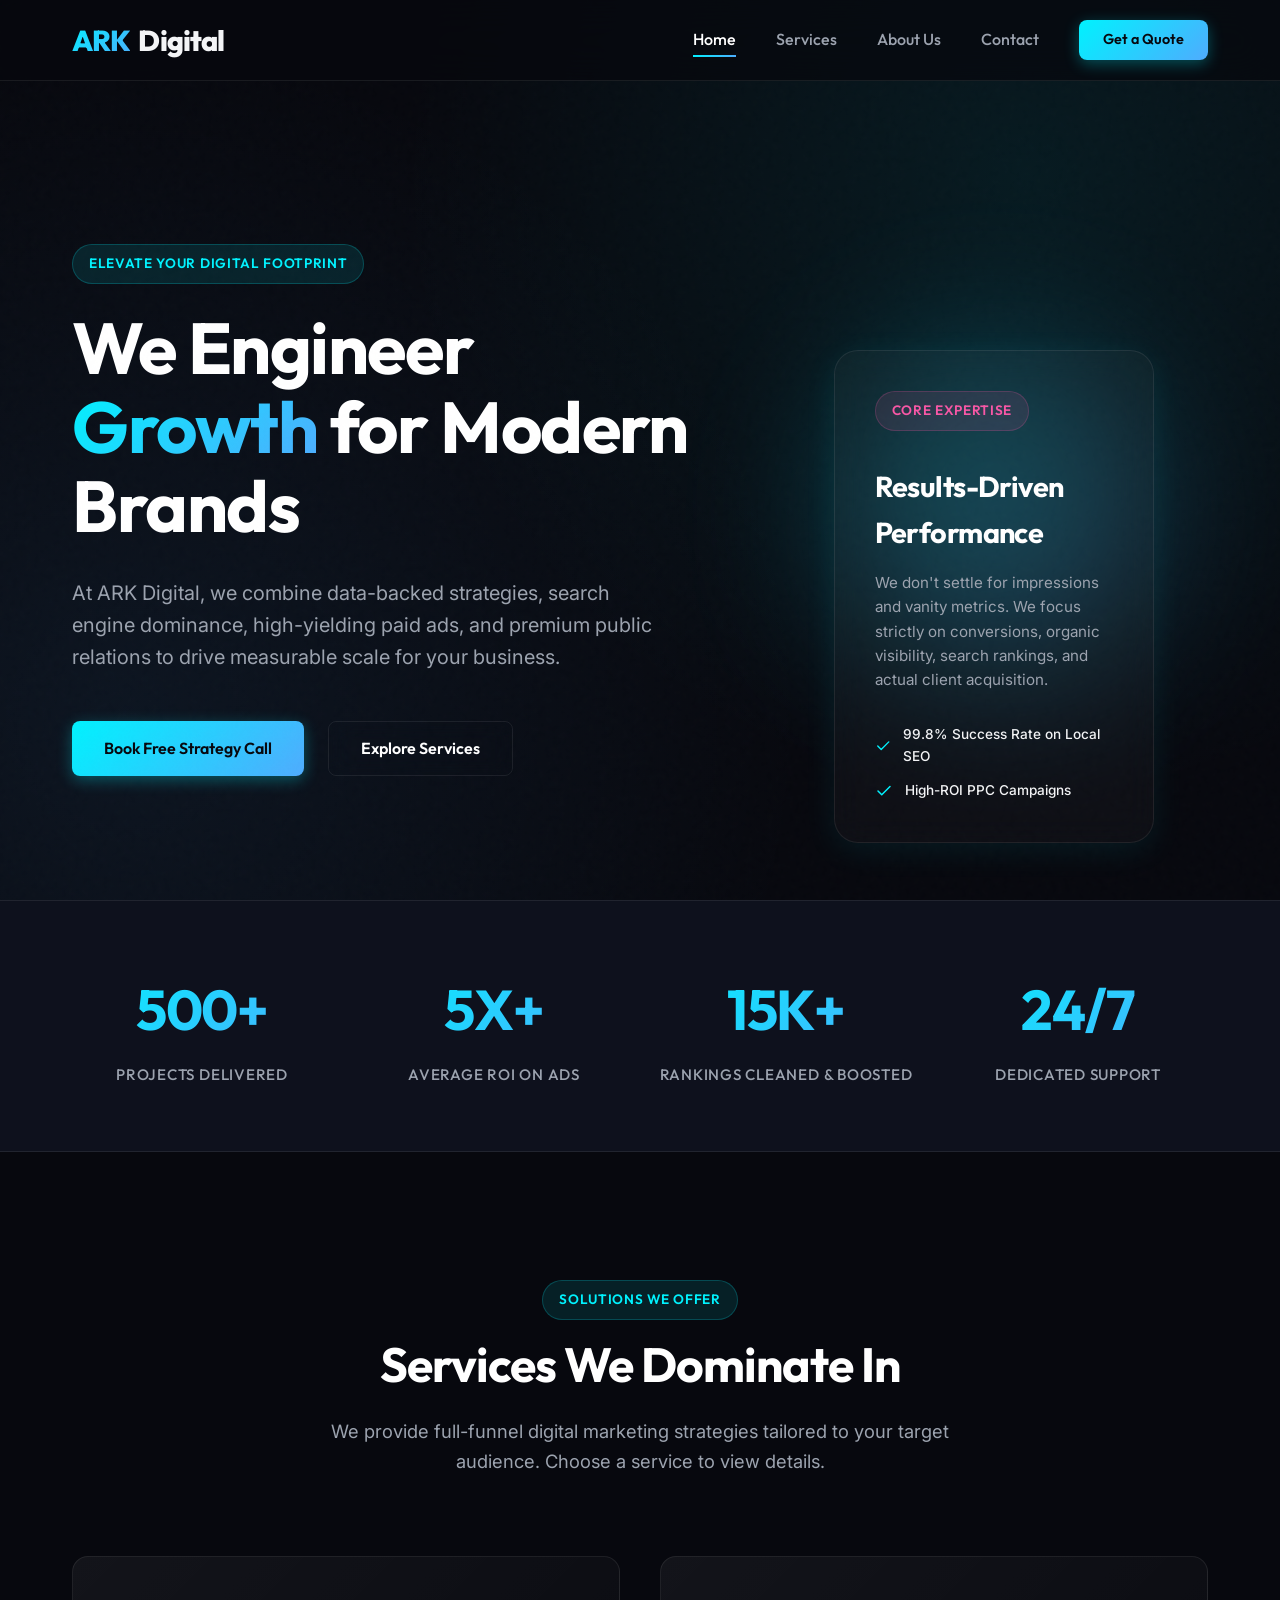
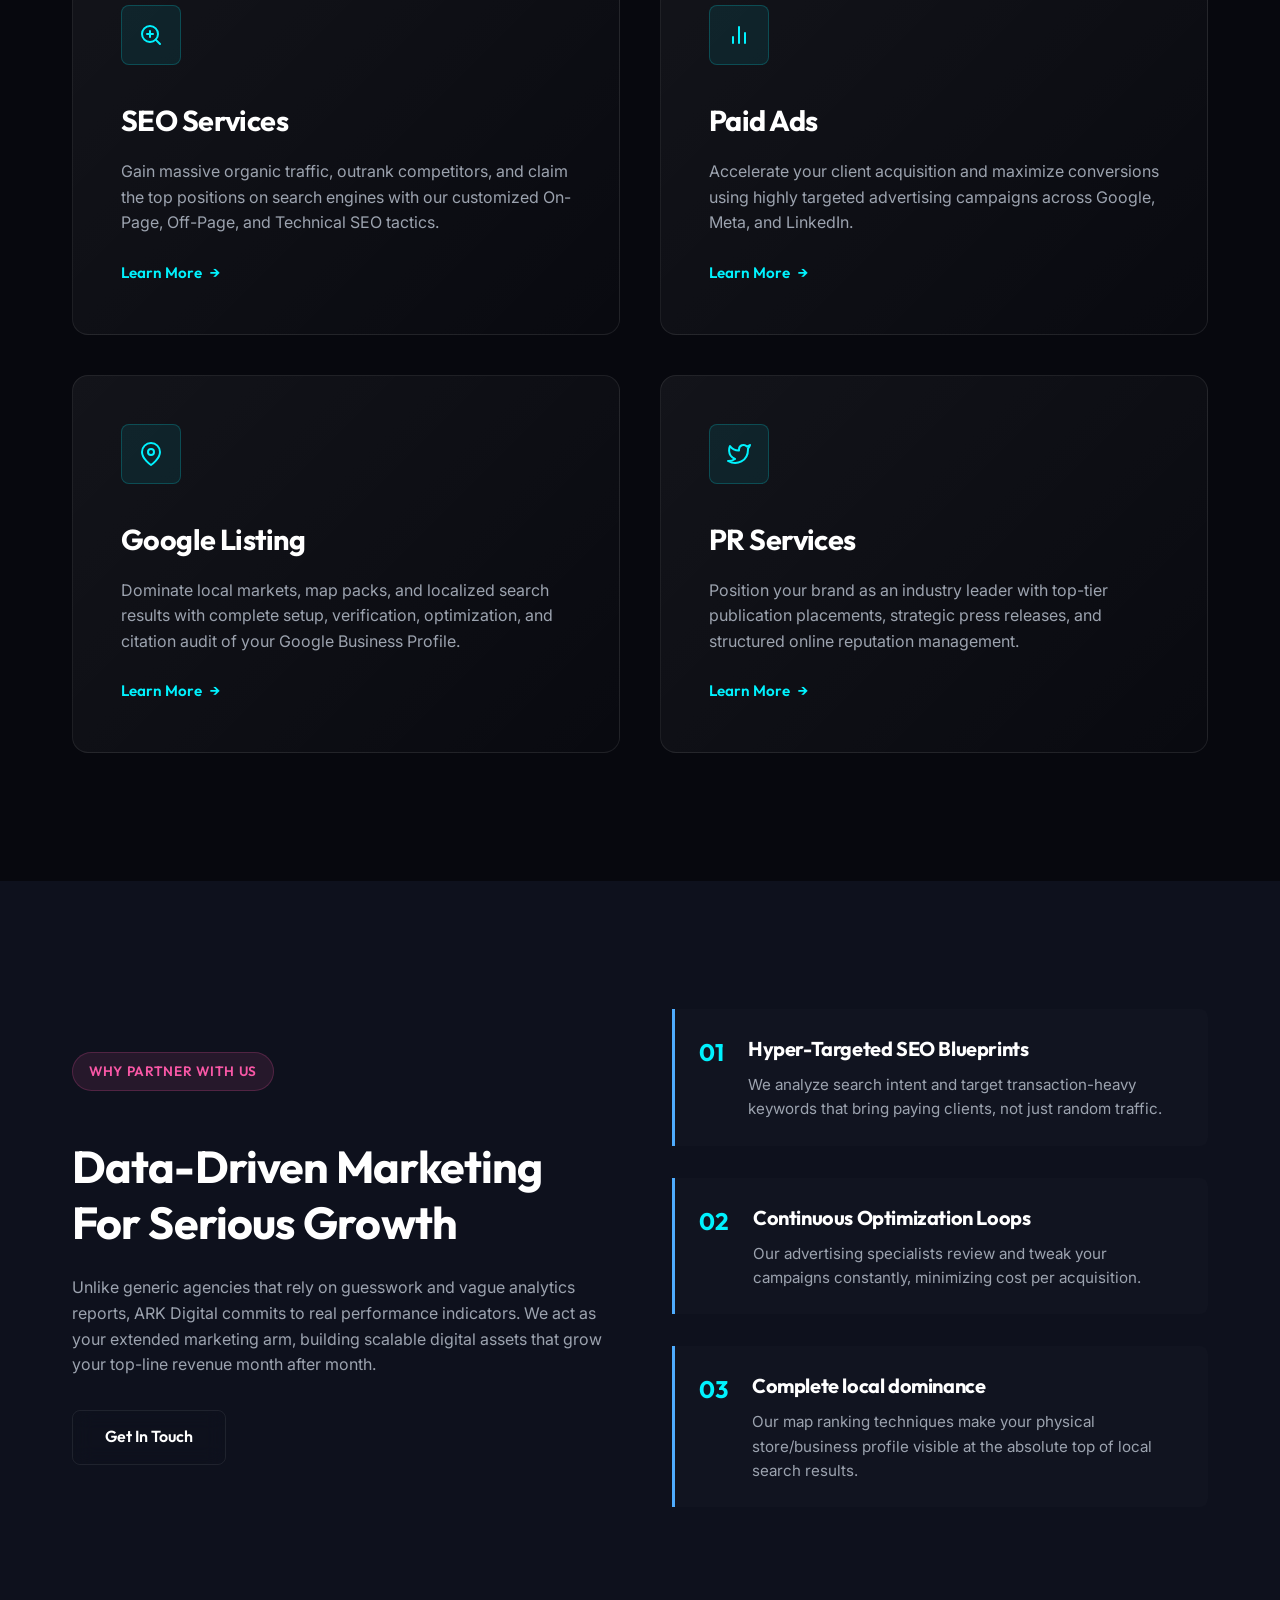
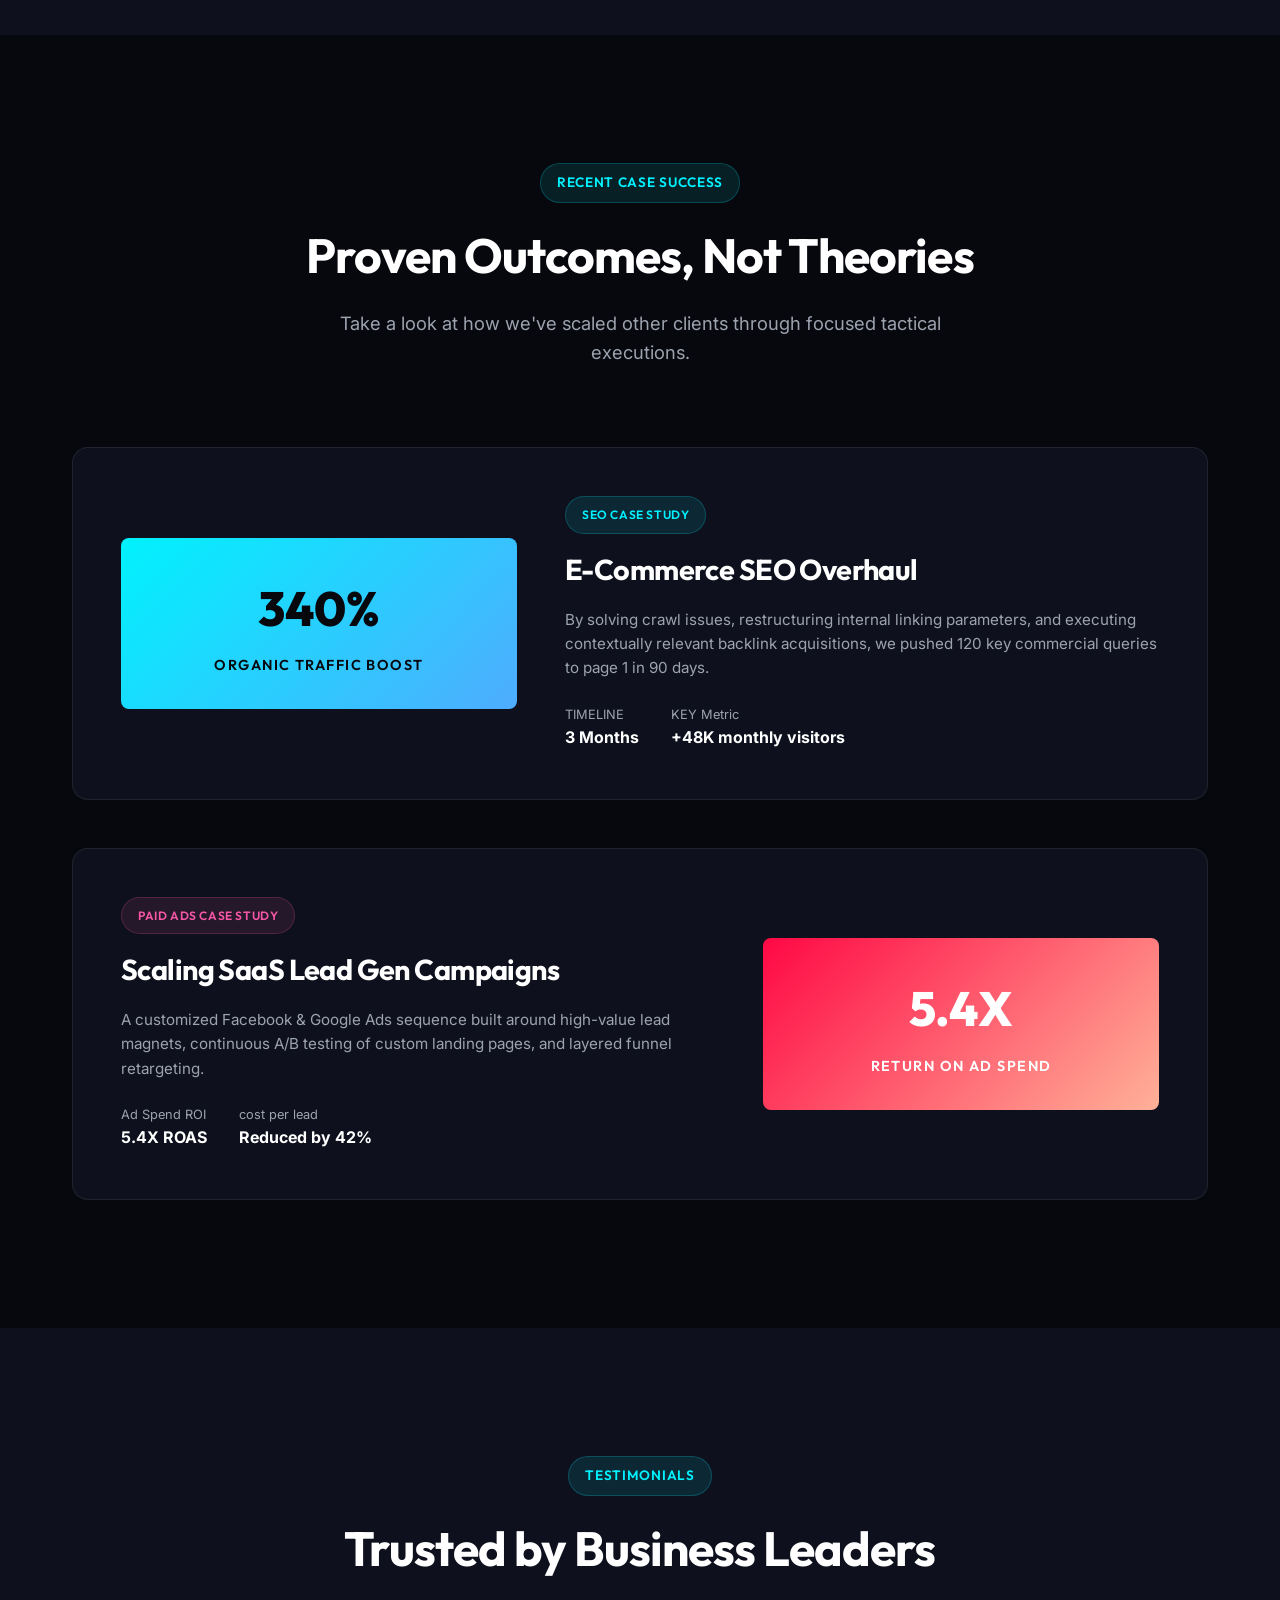
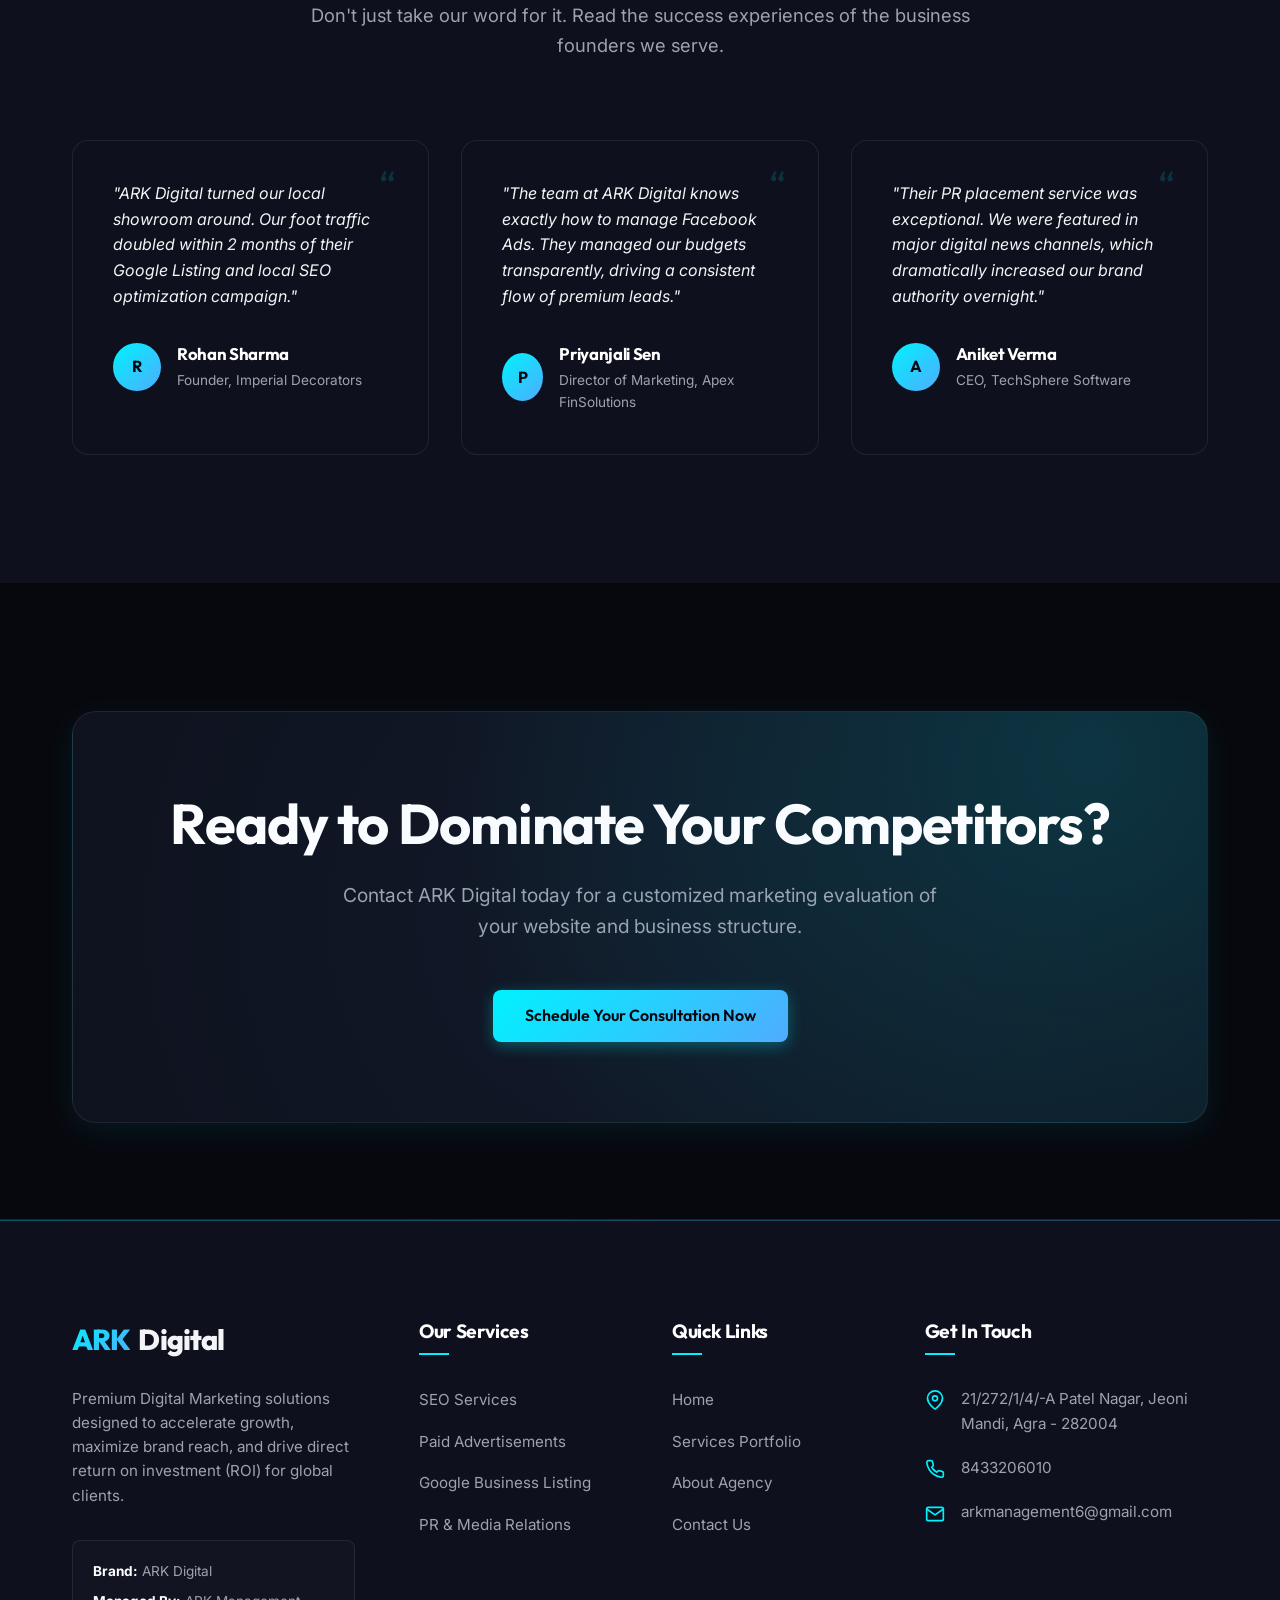
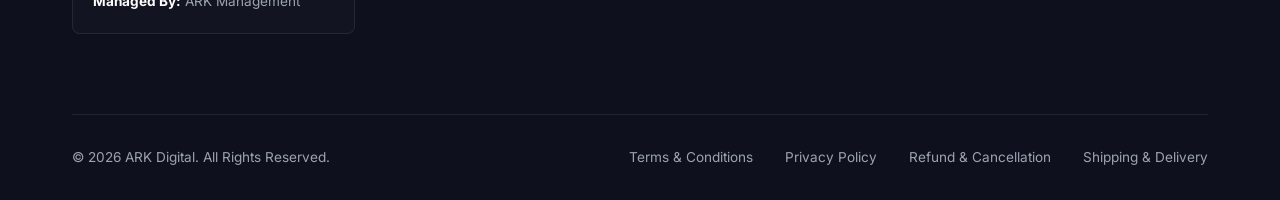
<file: index.html>
<!DOCTYPE html>
<html lang="en">
<head>
  <meta charset="UTF-8">
  <meta name="viewport" content="width=device-width, initial-scale=1.0">
  <meta name="robots" content="noindex, nofollow">
  <title>ARK Digital | Premium Digital Marketing Agency</title>
  <meta name="description" content="ARK Digital (managed by ARK Management) is a top-tier digital marketing agency specializing in high-performance SEO, Paid Ads, Google Listing optimization, and PR campaigns to maximize business growth and ROI.">
  <link rel="stylesheet" href="css/styles.css">
</head>
<body>

  <!-- HEADER NAVIGATION -->
  <header class="header">
    <div class="container navbar">
      <a href="index.html" class="logo">
        <span>ARK</span> Digital
      </a>
      <button class="nav-toggle" aria-label="Toggle Navigation">
        <span></span>
        <span></span>
        <span></span>
      </button>
      <ul class="nav-menu">
        <li><a href="index.html" class="nav-link active">Home</a></li>
        <li><a href="services.html" class="nav-link">Services</a></li>
        <li><a href="about.html" class="nav-link">About Us</a></li>
        <li><a href="contact.html" class="nav-link">Contact</a></li>
        <li><a href="contact.html" class="btn btn-primary" style="padding: 0.5rem 1.5rem; font-size: 0.9rem;">Get a Quote</a></li>
      </ul>
    </div>
  </header>

  <!-- HERO SECTION -->
  <section class="hero">
    <div class="container hero-grid">
      <div class="hero-content reveal">
        <span class="hero-tag">Elevate Your Digital Footprint</span>
        <h1>We Engineer <span class="text-gradient">Growth</span> for Modern Brands</h1>
        <p>At ARK Digital, we combine data-backed strategies, search engine dominance, high-yielding paid ads, and premium public relations to drive measurable scale for your business.</p>
        <div class="hero-cta">
          <a href="contact.html" class="btn btn-primary">Book Free Strategy Call</a>
          <a href="services.html" class="btn btn-secondary">Explore Services</a>
        </div>
      </div>
      <div class="hero-visual reveal" style="transition-delay: 0.2s;">
        <div class="hero-sphere-wrapper">
          <div class="hero-sphere"></div>
          <div class="hero-glass-card">
            <span class="hero-tag" style="background: rgba(248, 87, 166, 0.1); border-color: rgba(248, 87, 166, 0.2); color: var(--color-accent);">Core Expertise</span>
            <h3 style="margin-top: 0.5rem;">Results-Driven Performance</h3>
            <p style="font-size: 0.95rem; margin-top: 1rem; color: var(--text-muted);">
              We don't settle for impressions and vanity metrics. We focus strictly on conversions, organic visibility, search rankings, and actual client acquisition.
            </p>
            <div style="margin-top: 2rem; display: flex; flex-direction: column; gap: 0.75rem;">
              <div style="display: flex; align-items: center; gap: 0.75rem;">
                <svg width="18" height="18" viewBox="0 0 24 24" fill="none" stroke="#00f2fe" stroke-width="2" stroke-linecap="round" stroke-linejoin="round"><polyline points="20 6 9 17 4 12"></polyline></svg>
                <span style="font-size: 0.85rem; font-weight: 500;">99.8% Success Rate on Local SEO</span>
              </div>
              <div style="display: flex; align-items: center; gap: 0.75rem;">
                <svg width="18" height="18" viewBox="0 0 24 24" fill="none" stroke="#00f2fe" stroke-width="2" stroke-linecap="round" stroke-linejoin="round"><polyline points="20 6 9 17 4 12"></polyline></svg>
                <span style="font-size: 0.85rem; font-weight: 500;">High-ROI PPC Campaigns</span>
              </div>
            </div>
          </div>
        </div>
      </div>
    </div>
  </section>

  <!-- STATS COUNTER -->
  <section class="stats">
    <div class="container stats-grid reveal">
      <div class="stat-item">
        <h3>500+</h3>
        <p>Projects Delivered</p>
      </div>
      <div class="stat-item">
        <h3>5X+</h3>
        <p>Average ROI on Ads</p>
      </div>
      <div class="stat-item">
        <h3>15K+</h3>
        <p>Rankings Cleaned & Boosted</p>
      </div>
      <div class="stat-item">
        <h3>24/7</h3>
        <p>Dedicated Support</p>
      </div>
    </div>
  </section>

  <!-- CORE SERVICES OVERVIEW -->
  <section class="section">
    <div class="container">
      <div class="section-header reveal">
        <span class="hero-tag" style="margin-bottom: 1rem;">Solutions We Offer</span>
        <h2>Services We Dominate In</h2>
        <p>We provide full-funnel digital marketing strategies tailored to your target audience. Choose a service to view details.</p>
      </div>
      <div class="services-grid">
        <!-- SEO SERVICES -->
        <div class="service-card reveal">
          <div class="service-icon">
            <svg width="24" height="24" viewBox="0 0 24 24" fill="none" stroke="currentColor" stroke-width="2" stroke-linecap="round" stroke-linejoin="round"><circle cx="11" cy="11" r="8"></circle><line x1="21" y1="21" x2="16.65" y2="16.65"></line><line x1="11" y1="8" x2="11" y2="14"></line><line x1="8" y1="11" x2="14" y2="11"></line></svg>
          </div>
          <h3>SEO Services</h3>
          <p>Gain massive organic traffic, outrank competitors, and claim the top positions on search engines with our customized On-Page, Off-Page, and Technical SEO tactics.</p>
          <a href="services.html#seo-services" class="service-link">Learn More <span>&rarr;</span></a>
        </div>
        <!-- PAID ADS -->
        <div class="service-card reveal" style="transition-delay: 0.1s;">
          <div class="service-icon">
            <svg width="24" height="24" viewBox="0 0 24 24" fill="none" stroke="currentColor" stroke-width="2" stroke-linecap="round" stroke-linejoin="round"><line x1="18" y1="20" x2="18" y2="10"></line><line x1="12" y1="20" x2="12" y2="4"></line><line x1="6" y1="20" x2="6" y2="14"></line></svg>
          </div>
          <h3>Paid Ads</h3>
          <p>Accelerate your client acquisition and maximize conversions using highly targeted advertising campaigns across Google, Meta, and LinkedIn.</p>
          <a href="services.html#paid-ads" class="service-link">Learn More <span>&rarr;</span></a>
        </div>
        <!-- GOOGLE LISTING -->
        <div class="service-card reveal" style="transition-delay: 0.2s;">
          <div class="service-icon">
            <svg width="24" height="24" viewBox="0 0 24 24" fill="none" stroke="currentColor" stroke-width="2" stroke-linecap="round" stroke-linejoin="round"><path d="M21 10c0 7-9 13-9 13s-9-6-9-13a9 9 0 0 1 18 0z"></path><circle cx="12" cy="10" r="3"></circle></svg>
          </div>
          <h3>Google Listing</h3>
          <p>Dominate local markets, map packs, and localized search results with complete setup, verification, optimization, and citation audit of your Google Business Profile.</p>
          <a href="services.html#google-listing" class="service-link">Learn More <span>&rarr;</span></a>
        </div>
        <!-- PR SERVICES -->
        <div class="service-card reveal" style="transition-delay: 0.3s;">
          <div class="service-icon">
            <svg width="24" height="24" viewBox="0 0 24 24" fill="none" stroke="currentColor" stroke-width="2" stroke-linecap="round" stroke-linejoin="round"><path d="M23 3a10.9 10.9 0 0 1-3.14 1.53 4.48 4.48 0 0 0-7.86 3v1A10.66 10.66 0 0 1 3 4s-4 9 5 13a11.64 11.64 0 0 1-7 2c9 5 20 0 20-11.5a4.5 4.5 0 0 0-.08-.83A7.72 7.72 0 0 0 23 3z"></path></svg>
          </div>
          <h3>PR Services</h3>
          <p>Position your brand as an industry leader with top-tier publication placements, strategic press releases, and structured online reputation management.</p>
          <a href="services.html#pr-services" class="service-link">Learn More <span>&rarr;</span></a>
        </div>
      </div>
    </div>
  </section>

  <!-- WHY CHOOSE US Section -->
  <section class="section section-alt">
    <div class="container why-us-grid">
      <div class="reveal">
        <span class="hero-tag" style="background: rgba(248, 87, 166, 0.1); border-color: rgba(248, 87, 166, 0.2); color: var(--color-accent);">Why Partner With Us</span>
        <h2 style="font-size: 2.8rem; margin: 1.5rem 0; line-height: 1.25;">Data-Driven Marketing For Serious Growth</h2>
        <p style="color: var(--text-muted); margin-bottom: 2rem;">
          Unlike generic agencies that rely on guesswork and vague analytics reports, ARK Digital commits to real performance indicators. We act as your extended marketing arm, building scalable digital assets that grow your top-line revenue month after month.
        </p>
        <a href="contact.html" class="btn btn-secondary">Get In Touch</a>
      </div>
      <div class="why-us-features reveal" style="transition-delay: 0.2s;">
        <div class="feature-box">
          <div class="feature-num">01</div>
          <div class="feature-content">
            <h4>Hyper-Targeted SEO Blueprints</h4>
            <p>We analyze search intent and target transaction-heavy keywords that bring paying clients, not just random traffic.</p>
          </div>
        </div>
        <div class="feature-box">
          <div class="feature-num">02</div>
          <div class="feature-content">
            <h4>Continuous Optimization Loops</h4>
            <p>Our advertising specialists review and tweak your campaigns constantly, minimizing cost per acquisition.</p>
          </div>
        </div>
        <div class="feature-box">
          <div class="feature-num">03</div>
          <div class="feature-content">
            <h4>Complete local dominance</h4>
            <p>Our map ranking techniques make your physical store/business profile visible at the absolute top of local search results.</p>
          </div>
        </div>
      </div>
    </div>
  </section>

  <!-- CORE CASE STUDIES / OUTCOMES -->
  <section class="section">
    <div class="container">
      <div class="section-header reveal">
        <span class="hero-tag">Recent Case Success</span>
        <h2>Proven Outcomes, Not Theories</h2>
        <p>Take a look at how we've scaled other clients through focused tactical executions.</p>
      </div>

      <div class="reveal" style="display: flex; flex-direction: column; gap: 3rem;">
        <!-- Card 1 -->
        <div style="background: var(--bg-secondary); border: 1px solid var(--border-light); border-radius: var(--radius-md); padding: 3rem; display: grid; grid-template-columns: 1fr 1.5fr; gap: 3rem; align-items: center;">
          <div style="background: var(--gradient-accent-1); color: #07080e; padding: 2rem; border-radius: var(--radius-sm); text-align: center;">
            <div style="font-size: 3rem; font-weight: 800; font-family: var(--font-heading);">340%</div>
            <div style="font-family: var(--font-heading); font-weight: 600; text-transform: uppercase; font-size: 0.9rem; letter-spacing: 0.1em; margin-top: 0.5rem;">Organic Traffic Boost</div>
          </div>
          <div>
            <span class="hero-tag" style="font-size: 0.75rem; margin-bottom: 0.75rem;">SEO CASE STUDY</span>
            <h3 style="font-size: 1.8rem; margin-bottom: 1rem;">E-Commerce SEO Overhaul</h3>
            <p style="color: var(--text-muted); margin-bottom: 1.5rem; font-size: 0.95rem;">
              By solving crawl issues, restructuring internal linking parameters, and executing contextually relevant backlink acquisitions, we pushed 120 key commercial queries to page 1 in 90 days.
            </p>
            <div style="display: flex; gap: 2rem;">
              <div>
                <span style="font-size: 0.8rem; color: var(--text-muted); display: block;">TIMELINE</span>
                <strong style="color: #fff; font-size: 1rem;">3 Months</strong>
              </div>
              <div>
                <span style="font-size: 0.8rem; color: var(--text-muted); display: block;">KEY Metric</span>
                <strong style="color: #fff; font-size: 1rem;">+48K monthly visitors</strong>
              </div>
            </div>
          </div>
        </div>

        <!-- Card 2 -->
        <div style="background: var(--bg-secondary); border: 1px solid var(--border-light); border-radius: var(--radius-md); padding: 3rem; display: grid; grid-template-columns: 1.5fr 1fr; gap: 3rem; align-items: center;">
          <div>
            <span class="hero-tag" style="font-size: 0.75rem; margin-bottom: 0.75rem; background: rgba(248, 87, 166, 0.1); border-color: rgba(248, 87, 166, 0.2); color: var(--color-accent);">Paid Ads CASE STUDY</span>
            <h3 style="font-size: 1.8rem; margin-bottom: 1rem;">Scaling SaaS Lead Gen Campaigns</h3>
            <p style="color: var(--text-muted); margin-bottom: 1.5rem; font-size: 0.95rem;">
              A customized Facebook & Google Ads sequence built around high-value lead magnets, continuous A/B testing of custom landing pages, and layered funnel retargeting.
            </p>
            <div style="display: flex; gap: 2rem;">
              <div>
                <span style="font-size: 0.8rem; color: var(--text-muted); display: block;">Ad Spend ROI</span>
                <strong style="color: #fff; font-size: 1rem;">5.4X ROAS</strong>
              </div>
              <div>
                <span style="font-size: 0.8rem; color: var(--text-muted); display: block;">cost per lead</span>
                <strong style="color: #fff; font-size: 1rem;">Reduced by 42%</strong>
              </div>
            </div>
          </div>
          <div style="background: var(--gradient-accent-2); color: #fff; padding: 2rem; border-radius: var(--radius-sm); text-align: center;">
            <div style="font-size: 3rem; font-weight: 800; font-family: var(--font-heading);">5.4X</div>
            <div style="font-family: var(--font-heading); font-weight: 600; text-transform: uppercase; font-size: 0.9rem; letter-spacing: 0.1em; margin-top: 0.5rem;">Return on Ad Spend</div>
          </div>
        </div>
      </div>
    </div>
  </section>

  <!-- TESTIMONIALS SECTION -->
  <section class="section section-alt">
    <div class="container">
      <div class="section-header reveal">
        <span class="hero-tag" style="background: rgba(0, 242, 254, 0.1); border-color: rgba(0, 242, 254, 0.2); color: var(--color-primary);">Testimonials</span>
        <h2>Trusted by Business Leaders</h2>
        <p>Don't just take our word for it. Read the success experiences of the business founders we serve.</p>
      </div>
      <div class="testimonials-grid reveal">
        <!-- Testimonial 1 -->
        <div class="testimonial-card">
          <span class="testimonial-quote">&ldquo;</span>
          <p class="testimonial-text">
            "ARK Digital turned our local showroom around. Our foot traffic doubled within 2 months of their Google Listing and local SEO optimization campaign."
          </p>
          <div class="testimonial-author">
            <div class="author-avatar">R</div>
            <div class="author-info">
              <h5>Rohan Sharma</h5>
              <p>Founder, Imperial Decorators</p>
            </div>
          </div>
        </div>
        <!-- Testimonial 2 -->
        <div class="testimonial-card">
          <span class="testimonial-quote">&ldquo;</span>
          <p class="testimonial-text">
            "The team at ARK Digital knows exactly how to manage Facebook Ads. They managed our budgets transparently, driving a consistent flow of premium leads."
          </p>
          <div class="testimonial-author">
            <div class="author-avatar">P</div>
            <div class="author-info">
              <h5>Priyanjali Sen</h5>
              <p>Director of Marketing, Apex FinSolutions</p>
            </div>
          </div>
        </div>
        <!-- Testimonial 3 -->
        <div class="testimonial-card">
          <span class="testimonial-quote">&ldquo;</span>
          <p class="testimonial-text">
            "Their PR placement service was exceptional. We were featured in major digital news channels, which dramatically increased our brand authority overnight."
          </p>
          <div class="testimonial-author">
            <div class="author-avatar">A</div>
            <div class="author-info">
              <h5>Aniket Verma</h5>
              <p>CEO, TechSphere Software</p>
            </div>
          </div>
        </div>
      </div>
    </div>
  </section>

  <!-- CALL TO ACTION BANNER -->
  <section class="section" style="padding-bottom: 6rem;">
    <div class="container reveal">
      <div class="cta-banner">
        <h2>Ready to Dominate Your Competitors?</h2>
        <p>Contact ARK Digital today for a customized marketing evaluation of your website and business structure.</p>
        <a href="contact.html" class="btn btn-primary">Schedule Your Consultation Now</a>
      </div>
    </div>
  </section>

  <!-- FOOTER -->
  <footer class="footer">
    <div class="container">
      <div class="footer-grid">
        <div class="footer-brand">
          <a href="index.html" class="logo" style="margin-bottom: 1.5rem; display: inline-flex;">
            <span>ARK</span> Digital
          </a>
          <p>Premium Digital Marketing solutions designed to accelerate growth, maximize brand reach, and drive direct return on investment (ROI) for global clients.</p>
          <div class="footer-owner-info">
            <p><strong>Brand:</strong> ARK Digital</p>
            <p><strong>Managed By:</strong> ARK Management</p>
          </div>
        </div>
        <div class="footer-col">
          <h4>Our Services</h4>
          <ul class="footer-links">
            <li><a href="services.html#seo-services">SEO Services</a></li>
            <li><a href="services.html#paid-ads">Paid Advertisements</a></li>
            <li><a href="services.html#google-listing">Google Business Listing</a></li>
            <li><a href="services.html#pr-services">PR & Media Relations</a></li>
          </ul>
        </div>
        <div class="footer-col">
          <h4>Quick Links</h4>
          <ul class="footer-links">
            <li><a href="index.html">Home</a></li>
            <li><a href="services.html">Services Portfolio</a></li>
            <li><a href="about.html">About Agency</a></li>
            <li><a href="contact.html">Contact Us</a></li>
          </ul>
        </div>
        <div class="footer-col">
          <h4>Get In Touch</h4>
          <ul class="footer-contact-details">
            <li style="align-items: flex-start;">
              <svg width="20" height="20" viewBox="0 0 24 24" fill="none" stroke="currentColor" stroke-width="2" stroke-linecap="round" stroke-linejoin="round" style="margin-top: 0.2rem;"><path d="M21 10c0 7-9 13-9 13s-9-6-9-13a9 9 0 0 1 18 0z"></path><circle cx="12" cy="10" r="3"></circle></svg>
              <span>21/272/1/4/-A Patel Nagar, Jeoni Mandi, Agra - 282004</span>
            </li>
            <li style="align-items: center;">
              <svg width="20" height="20" viewBox="0 0 24 24" fill="none" stroke="currentColor" stroke-width="2" stroke-linecap="round" stroke-linejoin="round"><path d="M22 16.92v3a2 2 0 0 1-2.18 2 19.79 19.79 0 0 1-8.63-3.07 19.5 19.5 0 0 1-6-6 19.79 19.79 0 0 1-3.07-8.67A2 2 0 0 1 4.11 2h3a2 2 0 0 1 2 1.72 12.84 12.84 0 0 0 .7 2.81 2 2 0 0 1-.45 2.11L8.09 9.91a16 16 0 0 0 6 6l1.27-1.27a2 2 0 0 1 2.11-.45 12.84 12.84 0 0 0 2.81.7A2 2 0 0 1 22 16.92z"></path></svg>
              <a href="tel:8433206010">8433206010</a>
            </li>
            <li style="align-items: center;">
              <svg width="20" height="20" viewBox="0 0 24 24" fill="none" stroke="currentColor" stroke-width="2" stroke-linecap="round" stroke-linejoin="round"><path d="M4 4h16c1.1 0 2 .9 2 2v12c0 1.1-.9 2-2 2H4c-1.1 0-2-.9-2-2V6c0-1.1.9-2 2-2z"></path><polyline points="22,6 12,13 2,6"></polyline></svg>
              <a href="mailto:arkmanagement6@gmail.com">arkmanagement6@gmail.com</a>
            </li>
          </ul>
        </div>
      </div>
      <div class="footer-bottom">
        <p>&copy; 2026 ARK Digital. All Rights Reserved.</p>
        <div class="footer-policy-links">
          <a href="terms-and-conditions.html">Terms & Conditions</a>
          <a href="privacy-policy.html">Privacy Policy</a>
          <a href="refund-policy.html">Refund & Cancellation</a>
          <a href="shipping-policy.html">Shipping & Delivery</a>
        </div>
      </div>
    </div>
  </footer>

  <script src="js/main.js"></script>
</body>
</html>
</file>
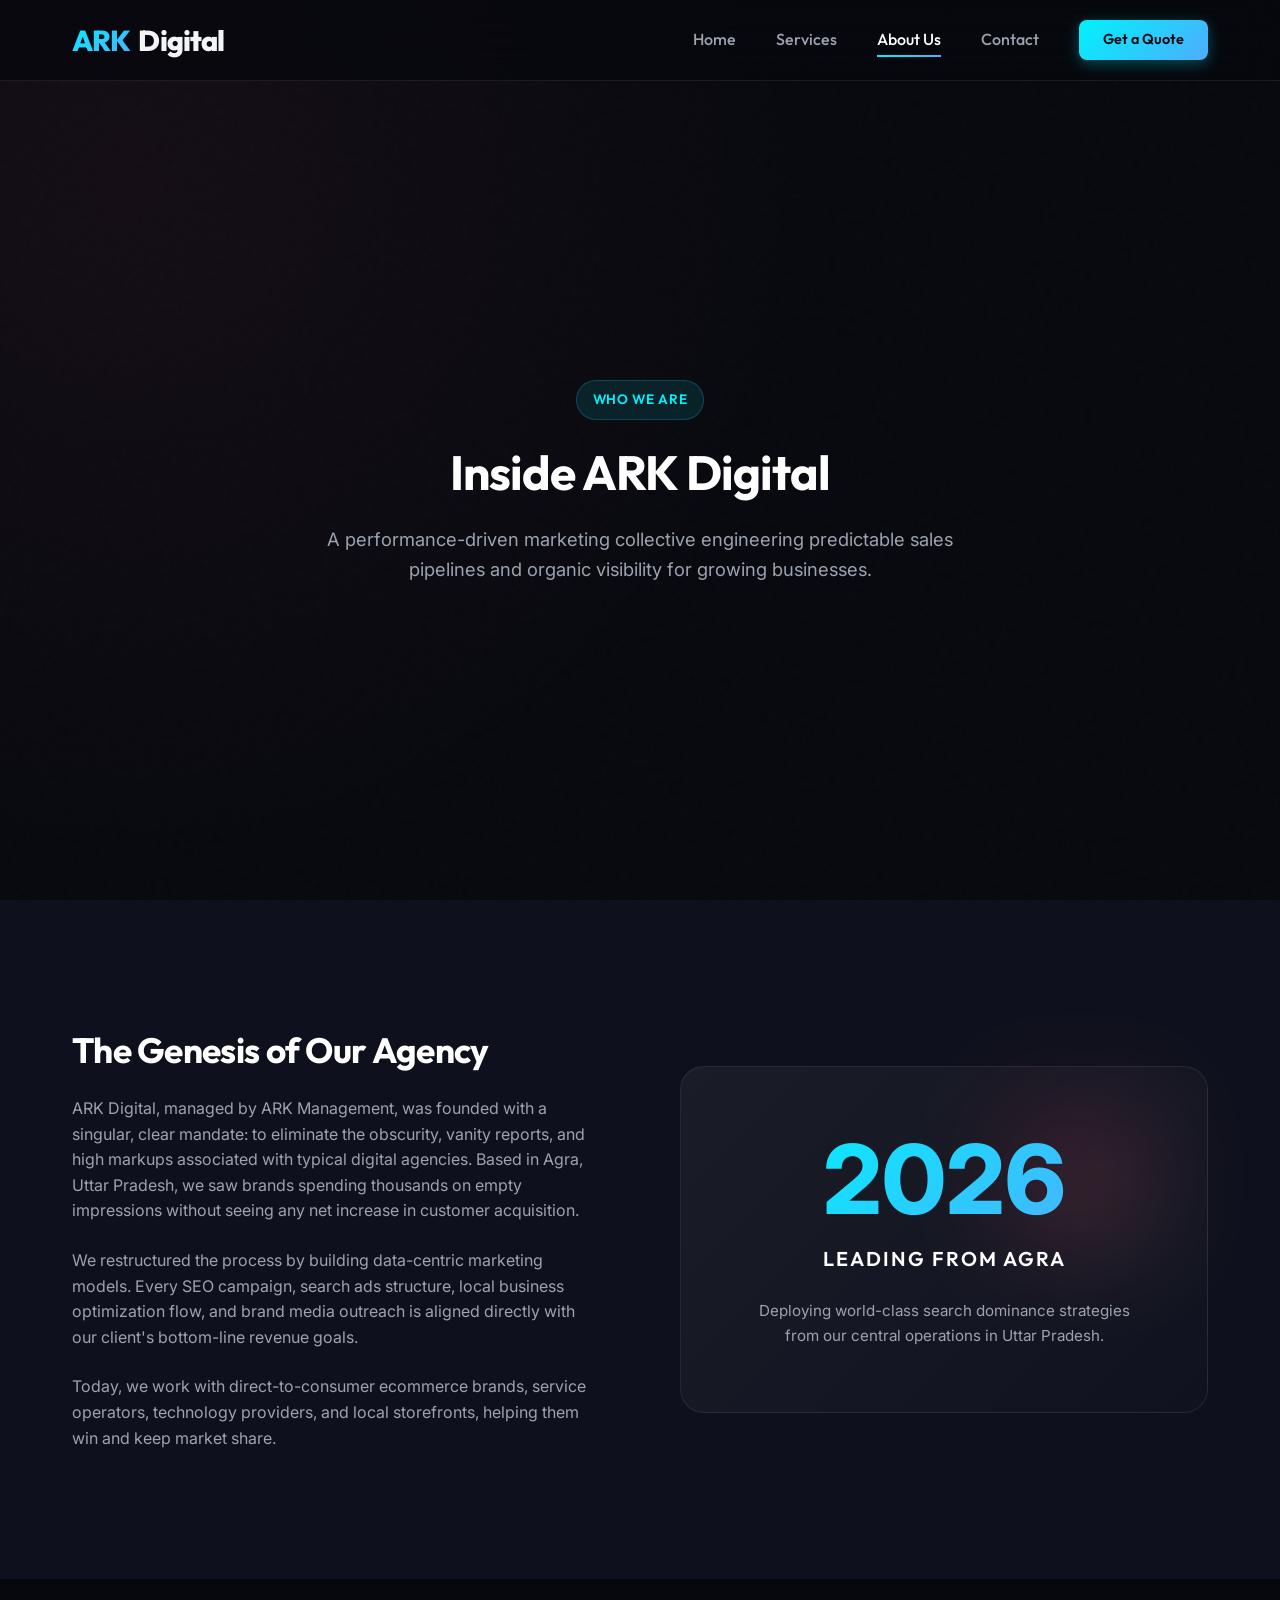
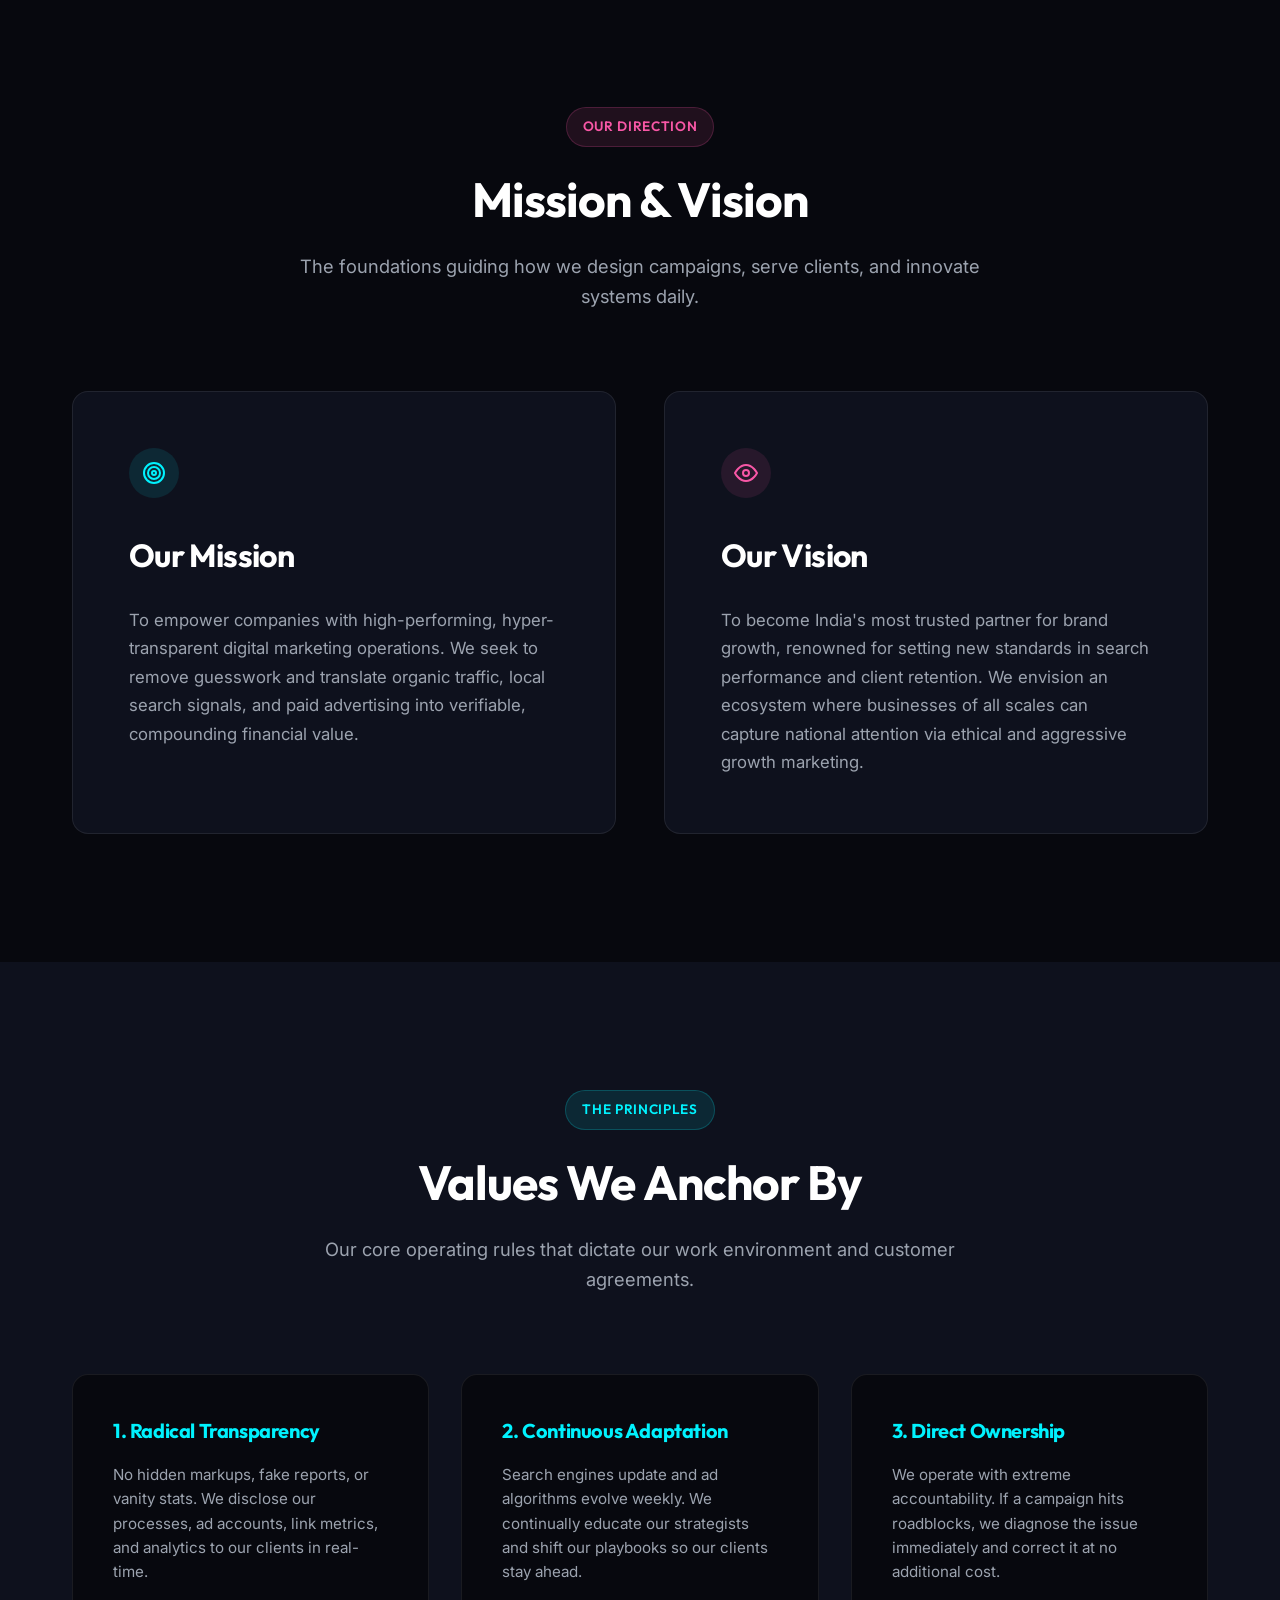
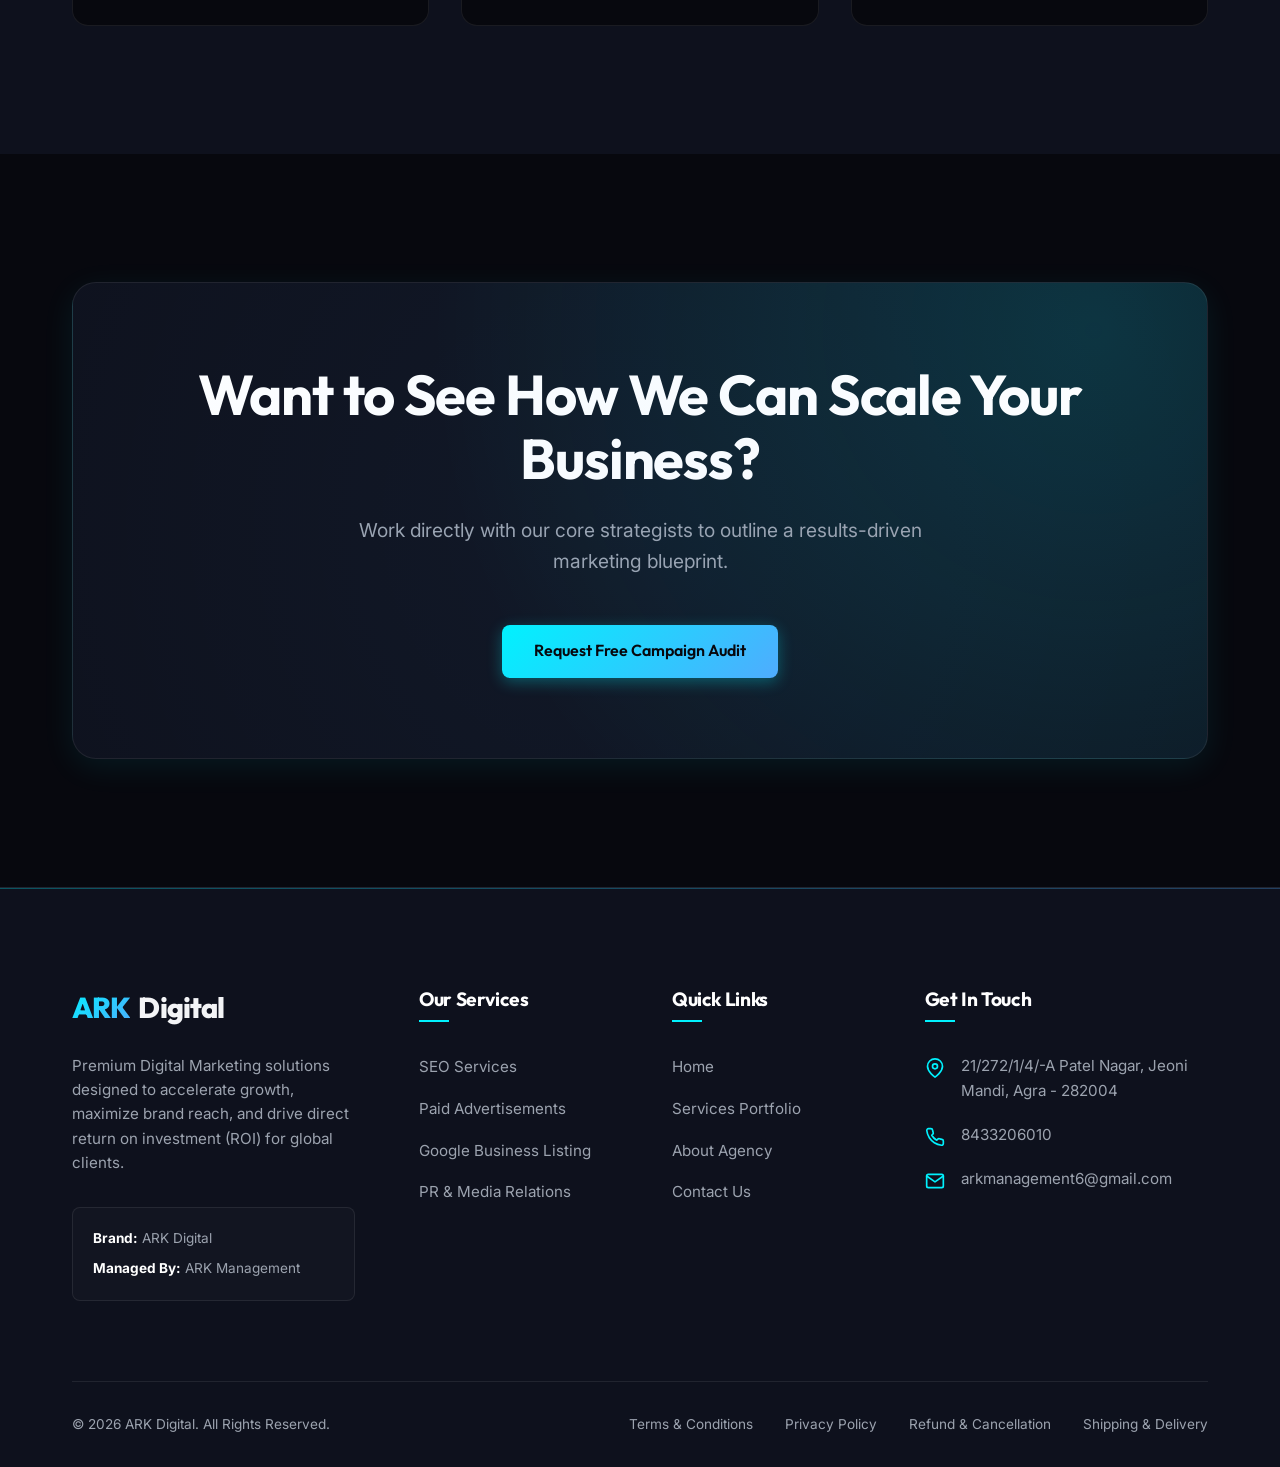
<file: about.html>
<!DOCTYPE html>
<html lang="en">
<head>
  <meta charset="UTF-8">
  <meta name="viewport" content="width=device-width, initial-scale=1.0">
  <meta name="robots" content="noindex, nofollow">
  <title>About Us | ARK Digital</title>
  <meta name="description" content="Learn about ARK Digital (managed by ARK Management), our mission, vision, and values driving our digital marketing campaigns based in Agra.">
  <link rel="stylesheet" href="css/styles.css">
</head>
<body>

  <!-- HEADER NAVIGATION -->
  <header class="header">
    <div class="container navbar">
      <a href="index.html" class="logo">
        <span>ARK</span> Digital
      </a>
      <button class="nav-toggle" aria-label="Toggle Navigation">
        <span></span>
        <span></span>
        <span></span>
      </button>
      <ul class="nav-menu">
        <li><a href="index.html" class="nav-link">Home</a></li>
        <li><a href="services.html" class="nav-link">Services</a></li>
        <li><a href="about.html" class="nav-link active">About Us</a></li>
        <li><a href="contact.html" class="nav-link">Contact</a></li>
        <li><a href="contact.html" class="btn btn-primary" style="padding: 0.5rem 1.5rem; font-size: 0.9rem;">Get a Quote</a></li>
      </ul>
    </div>
  </header>

  <!-- ABOUT HERO SECTION -->
  <section class="hero about-hero">
    <div class="container">
      <div class="section-header reveal" style="margin-bottom: 0;">
        <span class="hero-tag">Who We Are</span>
        <h2>Inside ARK Digital</h2>
        <p>A performance-driven marketing collective engineering predictable sales pipelines and organic visibility for growing businesses.</p>
      </div>
    </div>
  </section>

  <!-- COMPANY STORY -->
  <section class="section section-alt">
    <div class="container about-story-grid">
      <div class="reveal">
        <h3 style="font-size: 2.2rem; margin-bottom: 1.5rem; line-height: 1.25;">The Genesis of Our Agency</h3>
        <p style="color: var(--text-muted); margin-bottom: 1.5rem;">
          ARK Digital, managed by ARK Management, was founded with a singular, clear mandate: to eliminate the obscurity, vanity reports, and high markups associated with typical digital agencies. Based in Agra, Uttar Pradesh, we saw brands spending thousands on empty impressions without seeing any net increase in customer acquisition.
        </p>
        <p style="color: var(--text-muted); margin-bottom: 1.5rem;">
          We restructured the process by building data-centric marketing models. Every SEO campaign, search ads structure, local business optimization flow, and brand media outreach is aligned directly with our client's bottom-line revenue goals.
        </p>
        <p style="color: var(--text-muted);">
          Today, we work with direct-to-consumer ecommerce brands, service operators, technology providers, and local storefronts, helping them win and keep market share.
        </p>
      </div>
      <div class="about-visual-box reveal" style="transition-delay: 0.2s;">
        <div class="large-num">2026</div>
        <div class="num-label">Leading from Agra</div>
        <p style="color: var(--text-muted); font-size: 0.95rem; margin-top: 1.5rem;">
          Deploying world-class search dominance strategies from our central operations in Uttar Pradesh.
        </p>
      </div>
    </div>
  </section>

  <!-- MISSION & VISION SECTION -->
  <section class="section">
    <div class="container">
      <div class="section-header reveal">
        <span class="hero-tag" style="background: rgba(248, 87, 166, 0.1); border-color: rgba(248, 87, 166, 0.2); color: var(--color-accent);">Our Direction</span>
        <h2>Mission & Vision</h2>
        <p>The foundations guiding how we design campaigns, serve clients, and innovate systems daily.</p>
      </div>
      <div class="mission-vision-grid reveal">
        <!-- Mission -->
        <div class="mv-card mv-card-accent-blue">
          <div class="mv-icon">
            <svg width="24" height="24" viewBox="0 0 24 24" fill="none" stroke="currentColor" stroke-width="2" stroke-linecap="round" stroke-linejoin="round"><circle cx="12" cy="12" r="10"></circle><circle cx="12" cy="12" r="6"></circle><circle cx="12" cy="12" r="2"></circle></svg>
          </div>
          <h3>Our Mission</h3>
          <p>
            To empower companies with high-performing, hyper-transparent digital marketing operations. We seek to remove guesswork and translate organic traffic, local search signals, and paid advertising into verifiable, compounding financial value.
          </p>
        </div>
        <!-- Vision -->
        <div class="mv-card mv-card-accent-pink">
          <div class="mv-icon">
            <svg width="24" height="24" viewBox="0 0 24 24" fill="none" stroke="currentColor" stroke-width="2" stroke-linecap="round" stroke-linejoin="round"><path d="M1 12s4-8 11-8 11 8 11 8-4 8-11 8-11-8-11-8z"></path><circle cx="12" cy="12" r="3"></circle></svg>
          </div>
          <h3>Our Vision</h3>
          <p>
            To become India's most trusted partner for brand growth, renowned for setting new standards in search performance and client retention. We envision an ecosystem where businesses of all scales can capture national attention via ethical and aggressive growth marketing.
          </p>
        </div>
      </div>
    </div>
  </section>

  <!-- CORE VALUES -->
  <section class="section section-alt">
    <div class="container">
      <div class="section-header reveal">
        <span class="hero-tag">The Principles</span>
        <h2>Values We Anchor By</h2>
        <p>Our core operating rules that dictate our work environment and customer agreements.</p>
      </div>
      <div style="display: grid; grid-template-columns: repeat(3, 1fr); gap: 2rem;" class="reveal">
        <div style="background: var(--bg-primary); border: 1px solid var(--border-light); padding: 2.5rem; border-radius: var(--radius-md);">
          <h4 style="font-size: 1.25rem; margin-bottom: 1rem; color: var(--color-primary);">1. Radical Transparency</h4>
          <p style="color: var(--text-muted); font-size: 0.95rem;">
            No hidden markups, fake reports, or vanity stats. We disclose our processes, ad accounts, link metrics, and analytics to our clients in real-time.
          </p>
        </div>
        <div style="background: var(--bg-primary); border: 1px solid var(--border-light); padding: 2.5rem; border-radius: var(--radius-md);">
          <h4 style="font-size: 1.25rem; margin-bottom: 1rem; color: var(--color-primary);">2. Continuous Adaptation</h4>
          <p style="color: var(--text-muted); font-size: 0.95rem;">
            Search engines update and ad algorithms evolve weekly. We continually educate our strategists and shift our playbooks so our clients stay ahead.
          </p>
        </div>
        <div style="background: var(--bg-primary); border: 1px solid var(--border-light); padding: 2.5rem; border-radius: var(--radius-md);">
          <h4 style="font-size: 1.25rem; margin-bottom: 1rem; color: var(--color-primary);">3. Direct Ownership</h4>
          <p style="color: var(--text-muted); font-size: 0.95rem;">
            We operate with extreme accountability. If a campaign hits roadblocks, we diagnose the issue immediately and correct it at no additional cost.
          </p>
        </div>
      </div>
    </div>
  </section>

  <!-- CALL TO ACTION -->
  <section class="section">
    <div class="container reveal">
      <div class="cta-banner">
        <h2>Want to See How We Can Scale Your Business?</h2>
        <p>Work directly with our core strategists to outline a results-driven marketing blueprint.</p>
        <a href="contact.html" class="btn btn-primary">Request Free Campaign Audit</a>
      </div>
    </div>
  </section>

  <!-- FOOTER -->
  <footer class="footer">
    <div class="container">
      <div class="footer-grid">
        <div class="footer-brand">
          <a href="index.html" class="logo" style="margin-bottom: 1.5rem; display: inline-flex;">
            <span>ARK</span> Digital
          </a>
          <p>Premium Digital Marketing solutions designed to accelerate growth, maximize brand reach, and drive direct return on investment (ROI) for global clients.</p>
          <div class="footer-owner-info">
            <p><strong>Brand:</strong> ARK Digital</p>
            <p><strong>Managed By:</strong> ARK Management</p>
          </div>
        </div>
        <div class="footer-col">
          <h4>Our Services</h4>
          <ul class="footer-links">
            <li><a href="services.html#seo-services">SEO Services</a></li>
            <li><a href="services.html#paid-ads">Paid Advertisements</a></li>
            <li><a href="services.html#google-listing">Google Business Listing</a></li>
            <li><a href="services.html#pr-services">PR & Media Relations</a></li>
          </ul>
        </div>
        <div class="footer-col">
          <h4>Quick Links</h4>
          <ul class="footer-links">
            <li><a href="index.html">Home</a></li>
            <li><a href="services.html">Services Portfolio</a></li>
            <li><a href="about.html">About Agency</a></li>
            <li><a href="contact.html">Contact Us</a></li>
          </ul>
        </div>
        <div class="footer-col">
          <h4>Get In Touch</h4>
          <ul class="footer-contact-details">
            <li style="align-items: flex-start;">
              <svg width="20" height="20" viewBox="0 0 24 24" fill="none" stroke="currentColor" stroke-width="2" stroke-linecap="round" stroke-linejoin="round" style="margin-top: 0.2rem;"><path d="M21 10c0 7-9 13-9 13s-9-6-9-13a9 9 0 0 1 18 0z"></path><circle cx="12" cy="10" r="3"></circle></svg>
              <span>21/272/1/4/-A Patel Nagar, Jeoni Mandi, Agra - 282004</span>
            </li>
            <li style="align-items: center;">
              <svg width="20" height="20" viewBox="0 0 24 24" fill="none" stroke="currentColor" stroke-width="2" stroke-linecap="round" stroke-linejoin="round"><path d="M22 16.92v3a2 2 0 0 1-2.18 2 19.79 19.79 0 0 1-8.63-3.07 19.5 19.5 0 0 1-6-6 19.79 19.79 0 0 1-3.07-8.67A2 2 0 0 1 4.11 2h3a2 2 0 0 1 2 1.72 12.84 12.84 0 0 0 .7 2.81 2 2 0 0 1-.45 2.11L8.09 9.91a16 16 0 0 0 6 6l1.27-1.27a2 2 0 0 1 2.11-.45 12.84 12.84 0 0 0 2.81.7A2 2 0 0 1 22 16.92z"></path></svg>
              <a href="tel:8433206010">8433206010</a>
            </li>
            <li style="align-items: center;">
              <svg width="20" height="20" viewBox="0 0 24 24" fill="none" stroke="currentColor" stroke-width="2" stroke-linecap="round" stroke-linejoin="round"><path d="M4 4h16c1.1 0 2 .9 2 2v12c0 1.1-.9 2-2 2H4c-1.1 0-2-.9-2-2V6c0-1.1.9-2 2-2z"></path><polyline points="22,6 12,13 2,6"></polyline></svg>
              <a href="mailto:arkmanagement6@gmail.com">arkmanagement6@gmail.com</a>
            </li>
          </ul>
        </div>
      </div>
      <div class="footer-bottom">
        <p>&copy; 2026 ARK Digital. All Rights Reserved.</p>
        <div class="footer-policy-links">
          <a href="terms-and-conditions.html">Terms & Conditions</a>
          <a href="privacy-policy.html">Privacy Policy</a>
          <a href="refund-policy.html">Refund & Cancellation</a>
          <a href="shipping-policy.html">Shipping & Delivery</a>
        </div>
      </div>
    </div>
  </footer>

  <script src="js/main.js"></script>
</body>
</html>
</file>
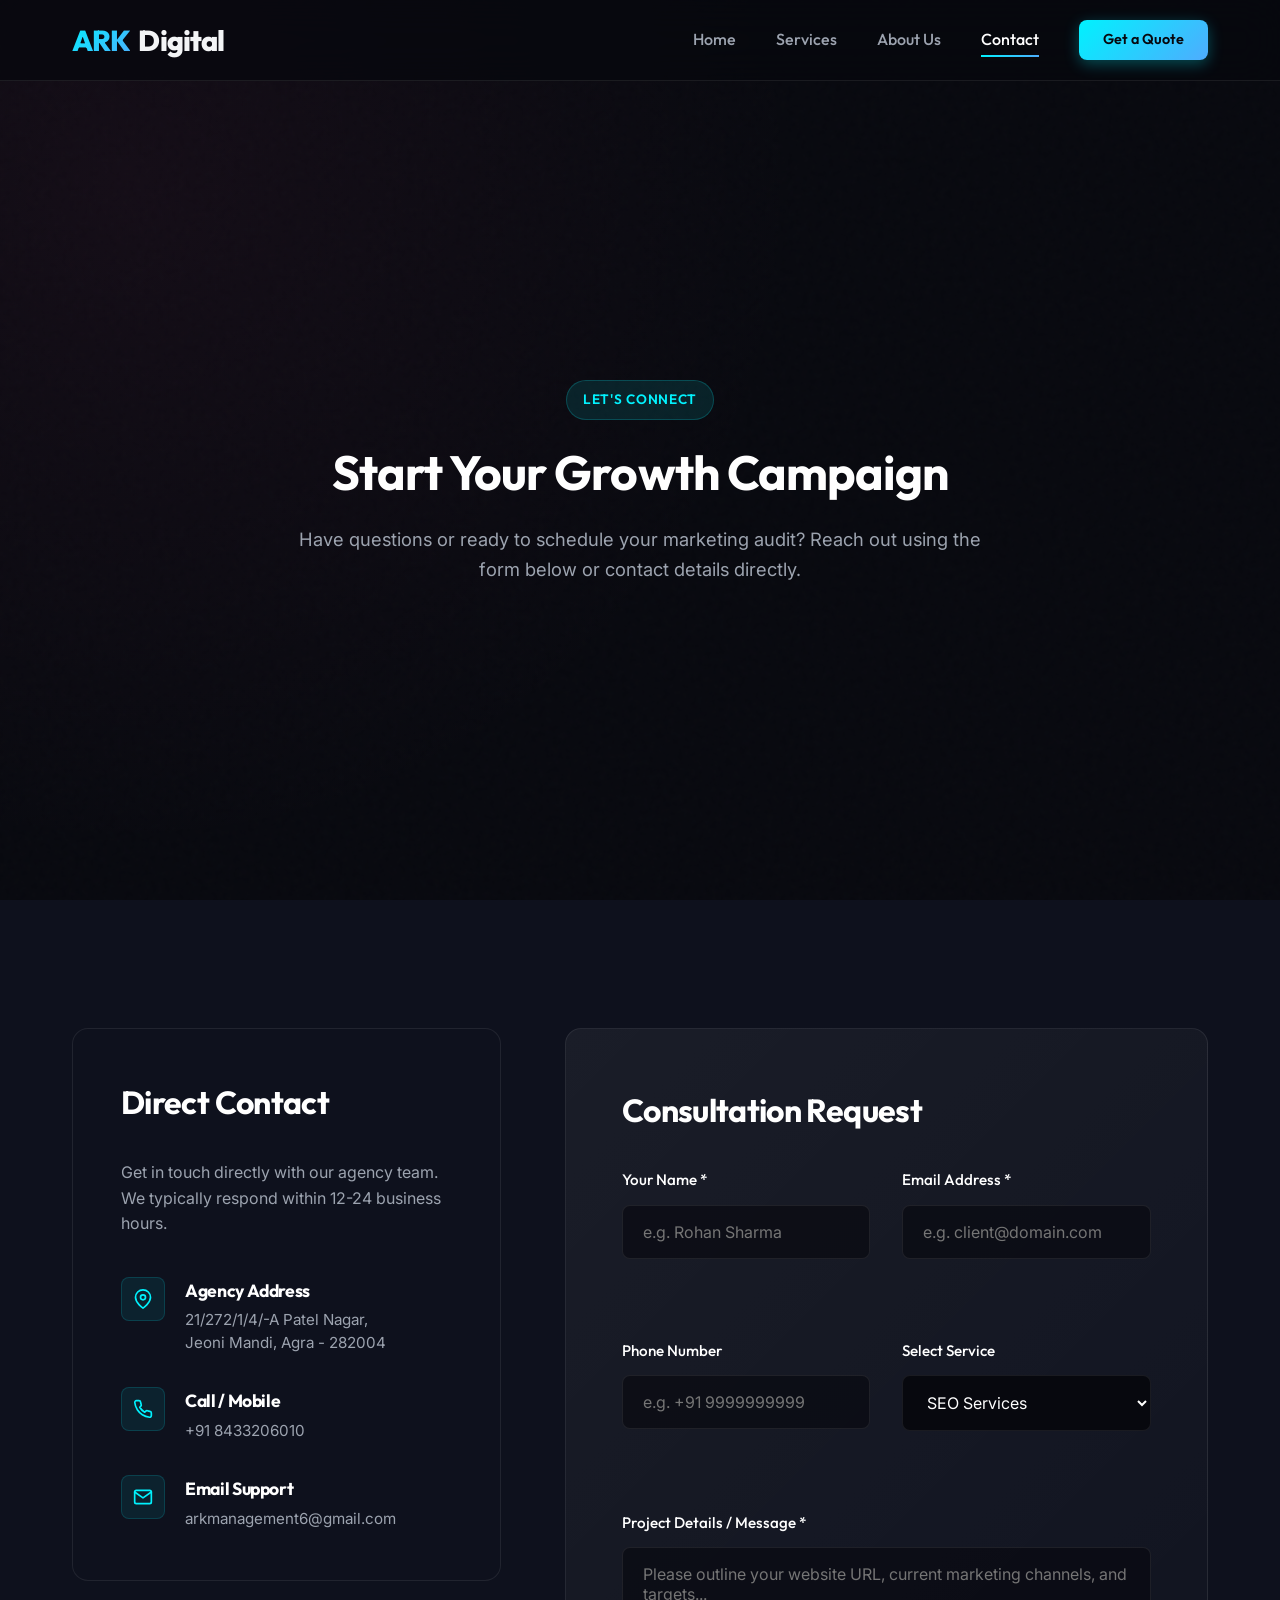
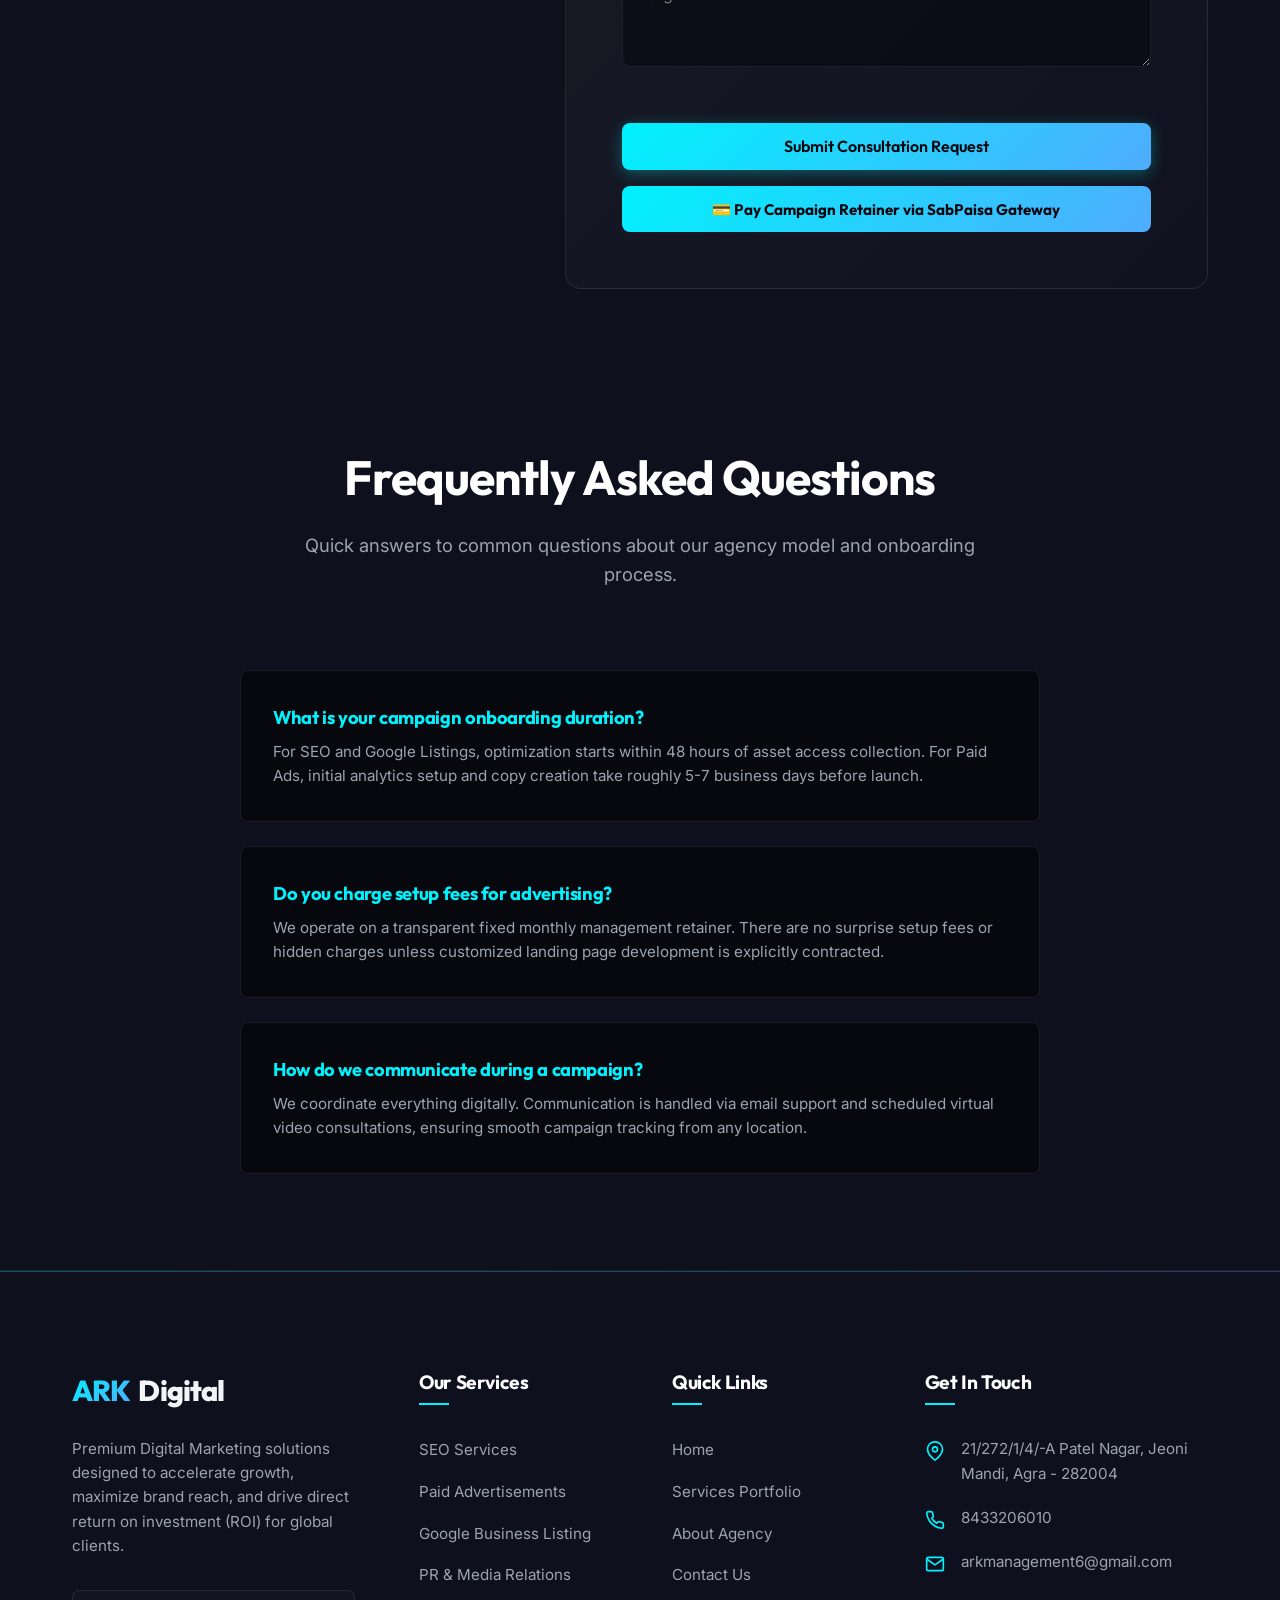
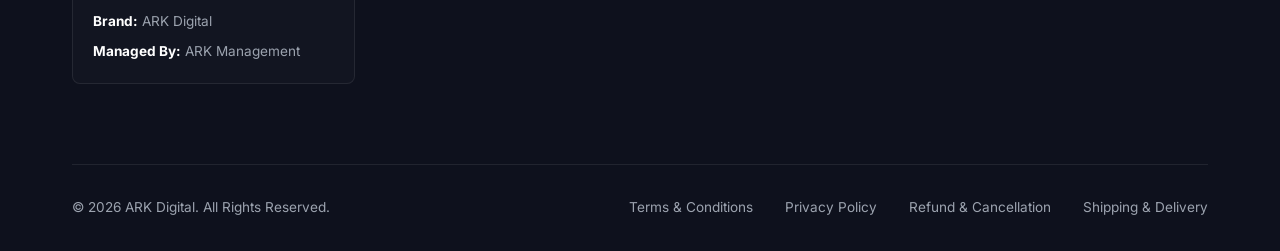
<file: contact.html>
<!DOCTYPE html>
<html lang="en">
<head>
  <meta charset="UTF-8">
  <meta name="viewport" content="width=device-width, initial-scale=1.0">
  <meta name="robots" content="noindex, nofollow">
  <title>Contact Us | ARK Digital</title>
  <meta name="description" content="Get in touch with ARK Digital (managed by ARK Management) in Agra for top-tier SEO, Paid Ads, Google Listings, and PR campaigns.">
  <link rel="stylesheet" href="css/styles.css">
</head>
<body>

  <!-- HEADER NAVIGATION -->
  <header class="header">
    <div class="container navbar">
      <a href="index.html" class="logo">
        <span>ARK</span> Digital
      </a>
      <button class="nav-toggle" aria-label="Toggle Navigation">
        <span></span>
        <span></span>
        <span></span>
      </button>
      <ul class="nav-menu">
        <li><a href="index.html" class="nav-link">Home</a></li>
        <li><a href="services.html" class="nav-link">Services</a></li>
        <li><a href="about.html" class="nav-link">About Us</a></li>
        <li><a href="contact.html" class="nav-link active">Contact</a></li>
        <li><a href="contact.html" class="btn btn-primary" style="padding: 0.5rem 1.5rem; font-size: 0.9rem;">Get a Quote</a></li>
      </ul>
    </div>
  </header>

  <!-- CONTACT HERO -->
  <section class="hero about-hero">
    <div class="container">
      <div class="section-header reveal" style="margin-bottom: 0;">
        <span class="hero-tag">Let's Connect</span>
        <h2>Start Your Growth Campaign</h2>
        <p>Have questions or ready to schedule your marketing audit? Reach out using the form below or contact details directly.</p>
      </div>
    </div>
  </section>

  <!-- CONTACT LAYOUT -->
  <section class="section section-alt" style="padding-bottom: 4rem;">
    <div class="container contact-grid">
      <!-- Contact Info -->
      <div class="contact-info-panel reveal">
        <h3>Direct Contact</h3>
        <p style="color: var(--text-muted); margin-bottom: 2.5rem;">
          Get in touch directly with our agency team. We typically respond within 12-24 business hours.
        </p>

        <div class="contact-item" style="margin-bottom: 2rem;">
          <div class="contact-icon">
            <svg width="20" height="20" viewBox="0 0 24 24" fill="none" stroke="currentColor" stroke-width="2" stroke-linecap="round" stroke-linejoin="round"><path d="M21 10c0 7-9 13-9 13s-9-6-9-13a9 9 0 0 1 18 0z"></path><circle cx="12" cy="10" r="3"></circle></svg>
          </div>
          <div class="contact-details">
            <h4>Agency Address</h4>
            <p style="line-height: 1.5;">21/272/1/4/-A Patel Nagar,<br>Jeoni Mandi, Agra - 282004</p>
          </div>
        </div>

        <div class="contact-item" style="margin-bottom: 2rem;">
          <div class="contact-icon">
            <svg width="20" height="20" viewBox="0 0 24 24" fill="none" stroke="currentColor" stroke-width="2" stroke-linecap="round" stroke-linejoin="round"><path d="M22 16.92v3a2 2 0 0 1-2.18 2 19.79 19.79 0 0 1-8.63-3.07 19.5 19.5 0 0 1-6-6 19.79 19.79 0 0 1-3.07-8.67A2 2 0 0 1 4.11 2h3a2 2 0 0 1 2 1.72 12.84 12.84 0 0 0 .7 2.81 2 2 0 0 1-.45 2.11L8.09 9.91a16 16 0 0 0 6 6l1.27-1.27a2 2 0 0 1 2.11-.45 12.84 12.84 0 0 0 2.81.7A2 2 0 0 1 22 16.92z"></path></svg>
          </div>
          <div class="contact-details">
            <h4>Call / Mobile</h4>
            <p><a href="tel:8433206010" style="color: inherit; text-decoration: none;">+91 8433206010</a></p>
          </div>
        </div>

        <div class="contact-item">
          <div class="contact-icon">
            <svg width="20" height="20" viewBox="0 0 24 24" fill="none" stroke="currentColor" stroke-width="2" stroke-linecap="round" stroke-linejoin="round"><path d="M4 4h16c1.1 0 2 .9 2 2v12c0 1.1-.9 2-2 2H4c-1.1 0-2-.9-2-2V6c0-1.1.9-2 2-2z"></path><polyline points="22,6 12,13 2,6"></polyline></svg>
          </div>
          <div class="contact-details">
            <h4>Email Support</h4>
            <p><a href="mailto:arkmanagement6@gmail.com" style="color: inherit; text-decoration: none;">arkmanagement6@gmail.com</a></p>
          </div>
        </div>
      </div>

      <!-- Contact Form -->
      <div class="contact-form-panel reveal" style="transition-delay: 0.2s;">
        <h3>Consultation Request</h3>
        <form id="agencyContactForm">
          <div class="form-group-row">
            <div class="form-group">
              <label for="clientName">Your Name *</label>
              <input type="text" id="clientName" class="form-control" placeholder="e.g. Rohan Sharma" required>
            </div>
            <div class="form-group">
              <label for="clientEmail">Email Address *</label>
              <input type="email" id="clientEmail" class="form-control" placeholder="e.g. client@domain.com" required>
            </div>
          </div>
          <div class="form-group-row">
            <div class="form-group">
              <label for="clientPhone">Phone Number</label>
              <input type="tel" id="clientPhone" class="form-control" placeholder="e.g. +91 9999999999">
            </div>
            <div class="form-group">
              <label for="requestedService">Select Service</label>
              <select id="requestedService" class="form-control" style="background-color: #07080e;">
                <option value="SEO Services">SEO Services</option>
                <option value="Paid Ads">Paid Ads (Google / Meta)</option>
                <option value="Google Listing">Google Maps Listing</option>
                <option value="PR Services">PR & Press Services</option>
                <option value="General Query">General Discussion</option>
              </select>
            </div>
          </div>
          <div class="form-group">
            <label for="clientMessage">Project Details / Message *</label>
            <textarea id="clientMessage" class="form-control" placeholder="Please outline your website URL, current marketing channels, and targets..." required></textarea>
          </div>
          <button type="submit" class="btn btn-primary" style="width: 100%;">Submit Consultation Request</button>
        </form>
      </div>
    </div>
  </section>

  <!-- MAP REMOVED -->

  <!-- FAQS SECTION -->
  <section class="section section-alt" style="padding-top: 6rem; padding-bottom: 6rem;">
    <div class="container">
      <div class="section-header reveal">
        <h2>Frequently Asked Questions</h2>
        <p>Quick answers to common questions about our agency model and onboarding process.</p>
      </div>
      <div style="max-width: 800px; margin: 0 auto; display: flex; flex-direction: column; gap: 1.5rem;" class="reveal">
        <div style="background: var(--bg-primary); border: 1px solid var(--border-light); padding: 2rem; border-radius: var(--radius-sm);">
          <h4 style="font-size: 1.15rem; margin-bottom: 0.5rem; color: var(--color-primary);">What is your campaign onboarding duration?</h4>
          <p style="color: var(--text-muted); font-size: 0.95rem;">
            For SEO and Google Listings, optimization starts within 48 hours of asset access collection. For Paid Ads, initial analytics setup and copy creation take roughly 5-7 business days before launch.
          </p>
        </div>
        <div style="background: var(--bg-primary); border: 1px solid var(--border-light); padding: 2rem; border-radius: var(--radius-sm);">
          <h4 style="font-size: 1.15rem; margin-bottom: 0.5rem; color: var(--color-primary);">Do you charge setup fees for advertising?</h4>
          <p style="color: var(--text-muted); font-size: 0.95rem;">
            We operate on a transparent fixed monthly management retainer. There are no surprise setup fees or hidden charges unless customized landing page development is explicitly contracted.
          </p>
        </div>
        <div style="background: var(--bg-primary); border: 1px solid var(--border-light); padding: 2rem; border-radius: var(--radius-sm);">
          <h4 style="font-size: 1.15rem; margin-bottom: 0.5rem; color: var(--color-primary);">How do we communicate during a campaign?</h4>
          <p style="color: var(--text-muted); font-size: 0.95rem;">
            We coordinate everything digitally. Communication is handled via email support and scheduled virtual video consultations, ensuring smooth campaign tracking from any location.
          </p>
        </div>
      </div>
    </div>
  </section>

  <!-- FOOTER -->
  <footer class="footer">
    <div class="container">
      <div class="footer-grid">
        <div class="footer-brand">
          <a href="index.html" class="logo" style="margin-bottom: 1.5rem; display: inline-flex;">
            <span>ARK</span> Digital
          </a>
          <p>Premium Digital Marketing solutions designed to accelerate growth, maximize brand reach, and drive direct return on investment (ROI) for global clients.</p>
          <div class="footer-owner-info">
            <p><strong>Brand:</strong> ARK Digital</p>
            <p><strong>Managed By:</strong> ARK Management</p>
          </div>
        </div>
        <div class="footer-col">
          <h4>Our Services</h4>
          <ul class="footer-links">
            <li><a href="services.html#seo-services">SEO Services</a></li>
            <li><a href="services.html#paid-ads">Paid Advertisements</a></li>
            <li><a href="services.html#google-listing">Google Business Listing</a></li>
            <li><a href="services.html#pr-services">PR & Media Relations</a></li>
          </ul>
        </div>
        <div class="footer-col">
          <h4>Quick Links</h4>
          <ul class="footer-links">
            <li><a href="index.html">Home</a></li>
            <li><a href="services.html">Services Portfolio</a></li>
            <li><a href="about.html">About Agency</a></li>
            <li><a href="contact.html">Contact Us</a></li>
          </ul>
        </div>
        <div class="footer-col">
          <h4>Get In Touch</h4>
          <ul class="footer-contact-details">
            <li style="align-items: flex-start;">
              <svg width="20" height="20" viewBox="0 0 24 24" fill="none" stroke="currentColor" stroke-width="2" stroke-linecap="round" stroke-linejoin="round" style="margin-top: 0.2rem;"><path d="M21 10c0 7-9 13-9 13s-9-6-9-13a9 9 0 0 1 18 0z"></path><circle cx="12" cy="10" r="3"></circle></svg>
              <span>21/272/1/4/-A Patel Nagar, Jeoni Mandi, Agra - 282004</span>
            </li>
            <li style="align-items: center;">
              <svg width="20" height="20" viewBox="0 0 24 24" fill="none" stroke="currentColor" stroke-width="2" stroke-linecap="round" stroke-linejoin="round"><path d="M22 16.92v3a2 2 0 0 1-2.18 2 19.79 19.79 0 0 1-8.63-3.07 19.5 19.5 0 0 1-6-6 19.79 19.79 0 0 1-3.07-8.67A2 2 0 0 1 4.11 2h3a2 2 0 0 1 2 1.72 12.84 12.84 0 0 0 .7 2.81 2 2 0 0 1-.45 2.11L8.09 9.91a16 16 0 0 0 6 6l1.27-1.27a2 2 0 0 1 2.11-.45 12.84 12.84 0 0 0 2.81.7A2 2 0 0 1 22 16.92z"></path></svg>
              <a href="tel:8433206010">8433206010</a>
            </li>
            <li style="align-items: center;">
              <svg width="20" height="20" viewBox="0 0 24 24" fill="none" stroke="currentColor" stroke-width="2" stroke-linecap="round" stroke-linejoin="round"><path d="M4 4h16c1.1 0 2 .9 2 2v12c0 1.1-.9 2-2 2H4c-1.1 0-2-.9-2-2V6c0-1.1.9-2 2-2z"></path><polyline points="22,6 12,13 2,6"></polyline></svg>
              <a href="mailto:arkmanagement6@gmail.com">arkmanagement6@gmail.com</a>
            </li>
          </ul>
        </div>
      </div>
      <div class="footer-bottom">
        <p>&copy; 2026 ARK Digital. All Rights Reserved.</p>
        <div class="footer-policy-links">
          <a href="terms-and-conditions.html">Terms & Conditions</a>
          <a href="privacy-policy.html">Privacy Policy</a>
          <a href="refund-policy.html">Refund & Cancellation</a>
          <a href="shipping-policy.html">Shipping & Delivery</a>
        </div>
      </div>
    </div>
  </footer>

  <script src="js/main.js"></script>
</body>
</html>
</file>
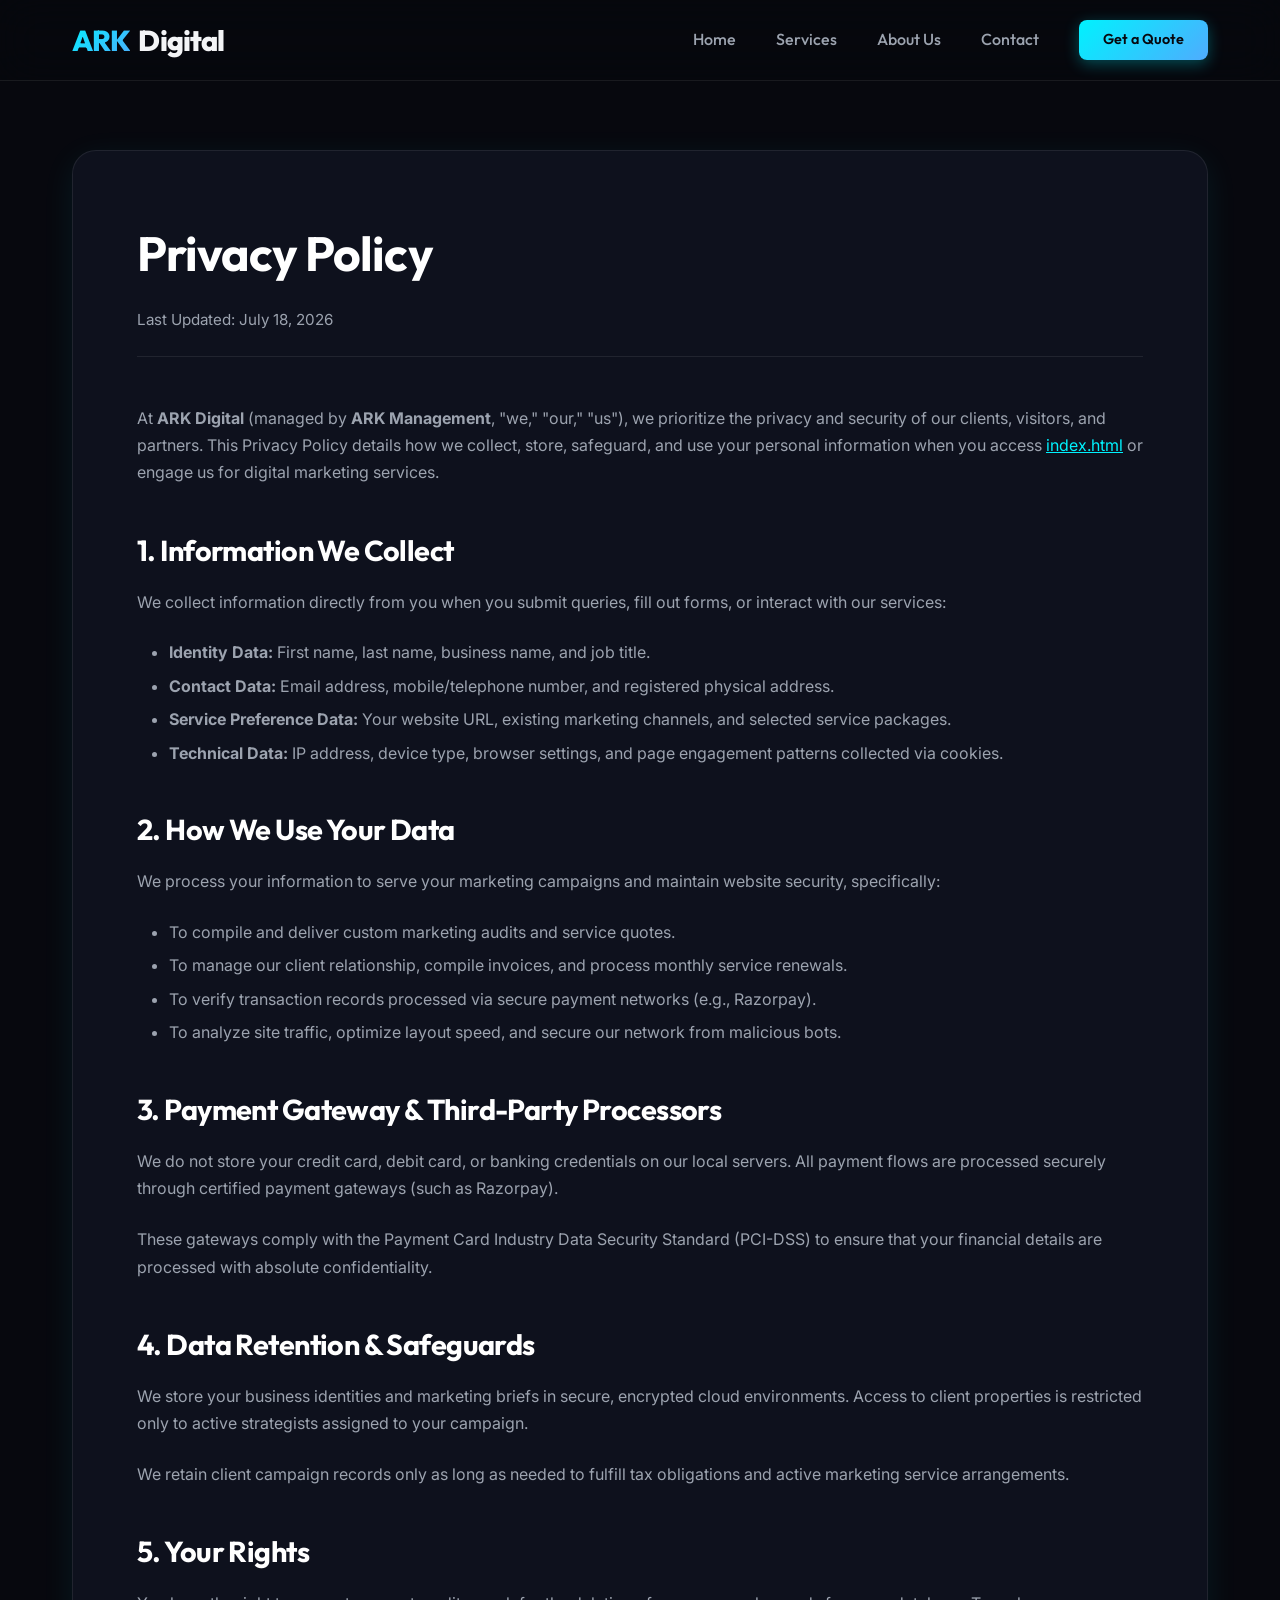
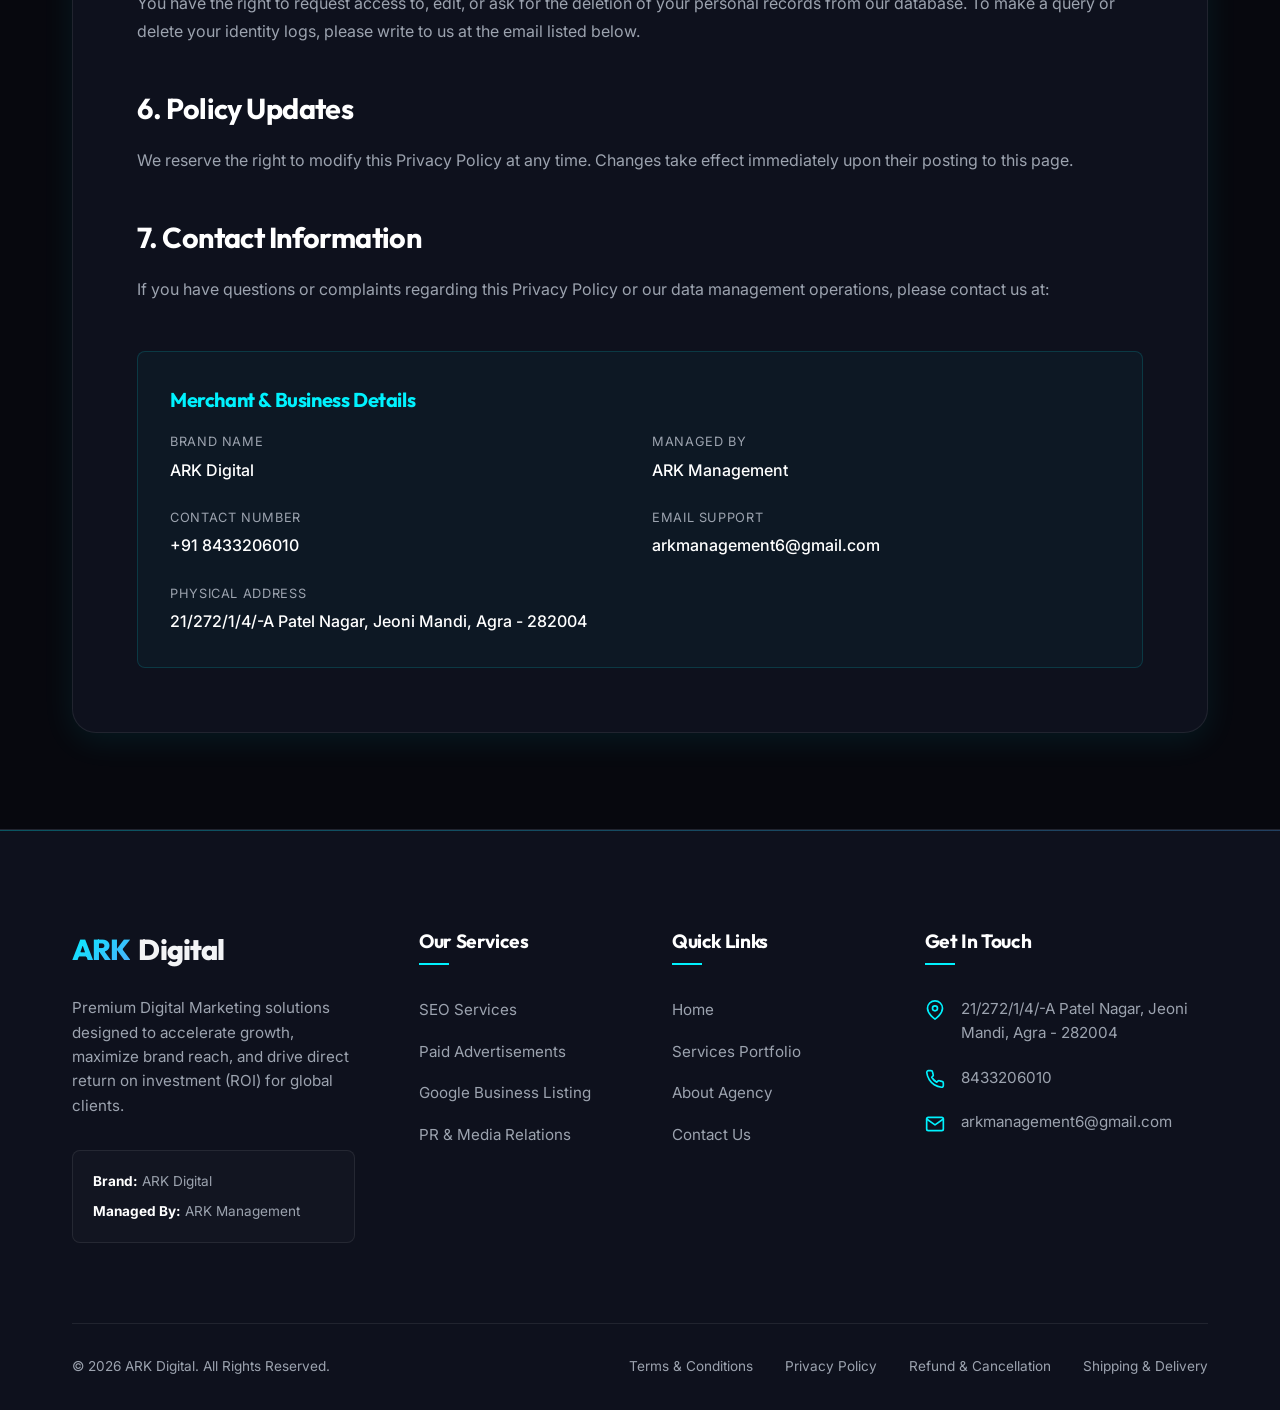
<file: privacy-policy.html>
<!DOCTYPE html>
<html lang="en">
<head>
  <meta charset="UTF-8">
  <meta name="viewport" content="width=device-width, initial-scale=1.0">
  <meta name="robots" content="noindex, nofollow">
  <title>Privacy Policy | ARK Digital</title>
  <meta name="description" content="Privacy Policy for ARK Digital, managed by ARK Management. Understand how we collect, process, and protect your digital details.">
  <link rel="stylesheet" href="css/styles.css">
</head>
<body>

  <!-- HEADER NAVIGATION -->
  <header class="header">
    <div class="container navbar">
      <a href="index.html" class="logo">
        <span>ARK</span> Digital
      </a>
      <button class="nav-toggle" aria-label="Toggle Navigation">
        <span></span>
        <span></span>
        <span></span>
      </button>
      <ul class="nav-menu">
        <li><a href="index.html" class="nav-link">Home</a></li>
        <li><a href="services.html" class="nav-link">Services</a></li>
        <li><a href="about.html" class="nav-link">About Us</a></li>
        <li><a href="contact.html" class="nav-link">Contact</a></li>
        <li><a href="contact.html" class="btn btn-primary" style="padding: 0.5rem 1.5rem; font-size: 0.9rem;">Get a Quote</a></li>
      </ul>
    </div>
  </header>

  <!-- PRIVACY POLICY PAGE -->
  <main class="container policy-page">
    <div class="policy-card reveal">
      <h1>Privacy Policy</h1>
      <div class="policy-meta">Last Updated: July 18, 2026</div>

      <div class="policy-content">
        <p>
          At <strong>ARK Digital</strong> (managed by <strong>ARK Management</strong>, "we," "our," "us"), we prioritize the privacy and security of our clients, visitors, and partners. This Privacy Policy details how we collect, store, safeguard, and use your personal information when you access <a href="index.html" style="color: var(--color-primary); text-decoration: underline;">index.html</a> or engage us for digital marketing services.
        </p>

        <h2>1. Information We Collect</h2>
        <p>
          We collect information directly from you when you submit queries, fill out forms, or interact with our services:
        </p>
        <ul>
          <li><strong>Identity Data:</strong> First name, last name, business name, and job title.</li>
          <li><strong>Contact Data:</strong> Email address, mobile/telephone number, and registered physical address.</li>
          <li><strong>Service Preference Data:</strong> Your website URL, existing marketing channels, and selected service packages.</li>
          <li><strong>Technical Data:</strong> IP address, device type, browser settings, and page engagement patterns collected via cookies.</li>
        </ul>

        <h2>2. How We Use Your Data</h2>
        <p>
          We process your information to serve your marketing campaigns and maintain website security, specifically:
        </p>
        <ul>
          <li>To compile and deliver custom marketing audits and service quotes.</li>
          <li>To manage our client relationship, compile invoices, and process monthly service renewals.</li>
          <li>To verify transaction records processed via secure payment networks (e.g., Razorpay).</li>
          <li>To analyze site traffic, optimize layout speed, and secure our network from malicious bots.</li>
        </ul>

        <h2>3. Payment Gateway & Third-Party Processors</h2>
        <p>
          We do not store your credit card, debit card, or banking credentials on our local servers. All payment flows are processed securely through certified payment gateways (such as Razorpay).
        </p>
        <p>
          These gateways comply with the Payment Card Industry Data Security Standard (PCI-DSS) to ensure that your financial details are processed with absolute confidentiality.
        </p>

        <h2>4. Data Retention & Safeguards</h2>
        <p>
          We store your business identities and marketing briefs in secure, encrypted cloud environments. Access to client properties is restricted only to active strategists assigned to your campaign.
        </p>
        <p>
          We retain client campaign records only as long as needed to fulfill tax obligations and active marketing service arrangements.
        </p>

        <h2>5. Your Rights</h2>
        <p>
          You have the right to request access to, edit, or ask for the deletion of your personal records from our database. To make a query or delete your identity logs, please write to us at the email listed below.
        </p>

        <h2>6. Policy Updates</h2>
        <p>
          We reserve the right to modify this Privacy Policy at any time. Changes take effect immediately upon their posting to this page.
        </p>

        <h2>7. Contact Information</h2>
        <p>
          If you have questions or complaints regarding this Privacy Policy or our data management operations, please contact us at:
        </p>
        
        <!-- Owner Compliance Box -->
        <div class="owner-details-box">
          <h3>Merchant & Business Details</h3>
          <div class="owner-details-grid">
            <div class="owner-details-item">
              <span>Brand Name</span>
              <p>ARK Digital</p>
            </div>
            <div class="owner-details-item">
              <span>Managed By</span>
              <p>ARK Management</p>
            </div>
            <div class="owner-details-item">
              <span>Contact Number</span>
              <p>+91 8433206010</p>
            </div>
            <div class="owner-details-item">
              <span>Email Support</span>
              <p>arkmanagement6@gmail.com</p>
            </div>
            <div class="owner-details-item" style="grid-column: span 2;">
              <span>Physical Address</span>
              <p>21/272/1/4/-A Patel Nagar, Jeoni Mandi, Agra - 282004</p>
            </div>
          </div>
        </div>

      </div>
    </div>
  </main>

  <!-- FOOTER -->
  <footer class="footer">
    <div class="container">
      <div class="footer-grid">
        <div class="footer-brand">
          <a href="index.html" class="logo" style="margin-bottom: 1.5rem; display: inline-flex;">
            <span>ARK</span> Digital
          </a>
          <p>Premium Digital Marketing solutions designed to accelerate growth, maximize brand reach, and drive direct return on investment (ROI) for global clients.</p>
          <div class="footer-owner-info">
            <p><strong>Brand:</strong> ARK Digital</p>
            <p><strong>Managed By:</strong> ARK Management</p>
          </div>
        </div>
        <div class="footer-col">
          <h4>Our Services</h4>
          <ul class="footer-links">
            <li><a href="services.html#seo-services">SEO Services</a></li>
            <li><a href="services.html#paid-ads">Paid Advertisements</a></li>
            <li><a href="services.html#google-listing">Google Business Listing</a></li>
            <li><a href="services.html#pr-services">PR & Media Relations</a></li>
          </ul>
        </div>
        <div class="footer-col">
          <h4>Quick Links</h4>
          <ul class="footer-links">
            <li><a href="index.html">Home</a></li>
            <li><a href="services.html">Services Portfolio</a></li>
            <li><a href="about.html">About Agency</a></li>
            <li><a href="contact.html">Contact Us</a></li>
          </ul>
        </div>
        <div class="footer-col">
          <h4>Get In Touch</h4>
          <ul class="footer-contact-details">
            <li style="align-items: flex-start;">
              <svg width="20" height="20" viewBox="0 0 24 24" fill="none" stroke="currentColor" stroke-width="2" stroke-linecap="round" stroke-linejoin="round" style="margin-top: 0.2rem;"><path d="M21 10c0 7-9 13-9 13s-9-6-9-13a9 9 0 0 1 18 0z"></path><circle cx="12" cy="10" r="3"></circle></svg>
              <span>21/272/1/4/-A Patel Nagar, Jeoni Mandi, Agra - 282004</span>
            </li>
            <li style="align-items: center;">
              <svg width="20" height="20" viewBox="0 0 24 24" fill="none" stroke="currentColor" stroke-width="2" stroke-linecap="round" stroke-linejoin="round"><path d="M22 16.92v3a2 2 0 0 1-2.18 2 19.79 19.79 0 0 1-8.63-3.07 19.5 19.5 0 0 1-6-6 19.79 19.79 0 0 1-3.07-8.67A2 2 0 0 1 4.11 2h3a2 2 0 0 1 2 1.72 12.84 12.84 0 0 0 .7 2.81 2 2 0 0 1-.45 2.11L8.09 9.91a16 16 0 0 0 6 6l1.27-1.27a2 2 0 0 1 2.11-.45 12.84 12.84 0 0 0 2.81.7A2 2 0 0 1 22 16.92z"></path></svg>
              <a href="tel:8433206010">8433206010</a>
            </li>
            <li style="align-items: center;">
              <svg width="20" height="20" viewBox="0 0 24 24" fill="none" stroke="currentColor" stroke-width="2" stroke-linecap="round" stroke-linejoin="round"><path d="M4 4h16c1.1 0 2 .9 2 2v12c0 1.1-.9 2-2 2H4c-1.1 0-2-.9-2-2V6c0-1.1.9-2 2-2z"></path><polyline points="22,6 12,13 2,6"></polyline></svg>
              <a href="mailto:arkmanagement6@gmail.com">arkmanagement6@gmail.com</a>
            </li>
          </ul>
        </div>
      </div>
      <div class="footer-bottom">
        <p>&copy; 2026 ARK Digital. All Rights Reserved.</p>
        <div class="footer-policy-links">
          <a href="terms-and-conditions.html">Terms & Conditions</a>
          <a href="privacy-policy.html">Privacy Policy</a>
          <a href="refund-policy.html">Refund & Cancellation</a>
          <a href="shipping-policy.html">Shipping & Delivery</a>
        </div>
      </div>
    </div>
  </footer>

  <script src="js/main.js"></script>
</body>
</html>
</file>
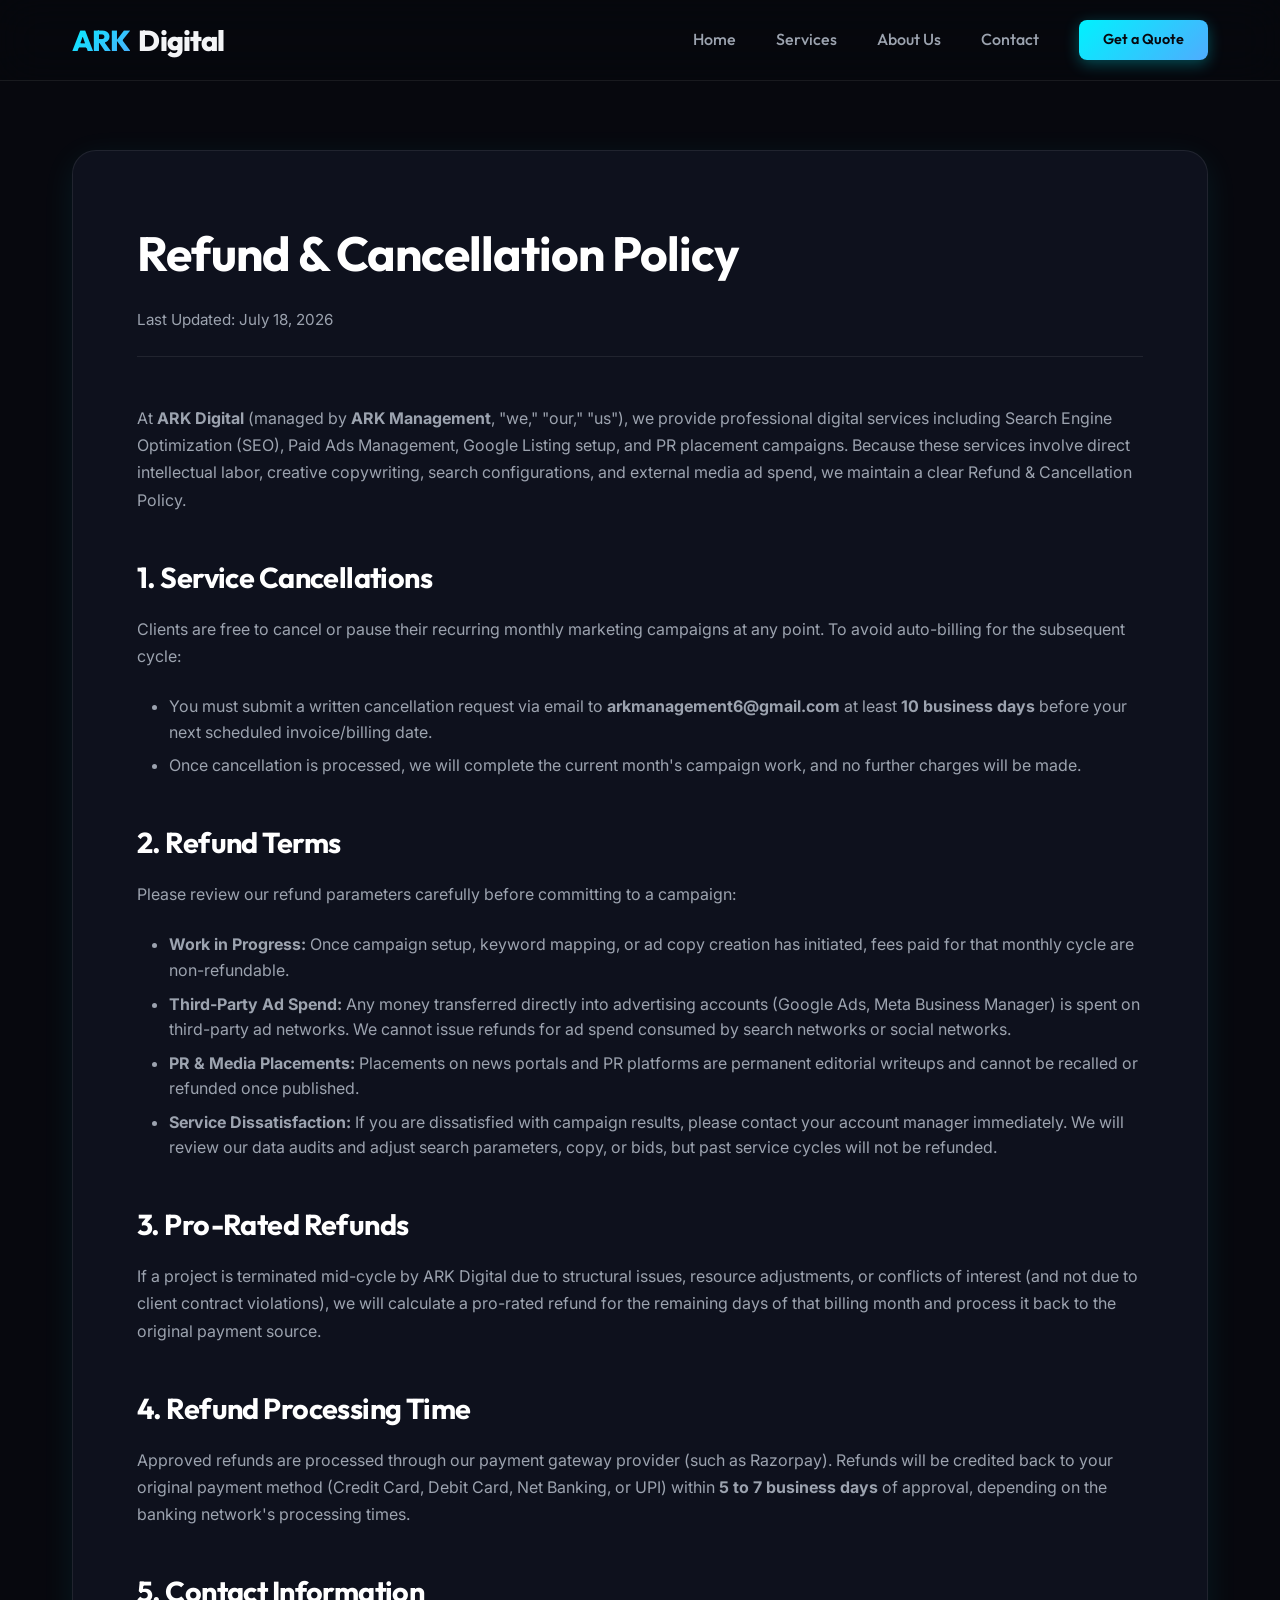
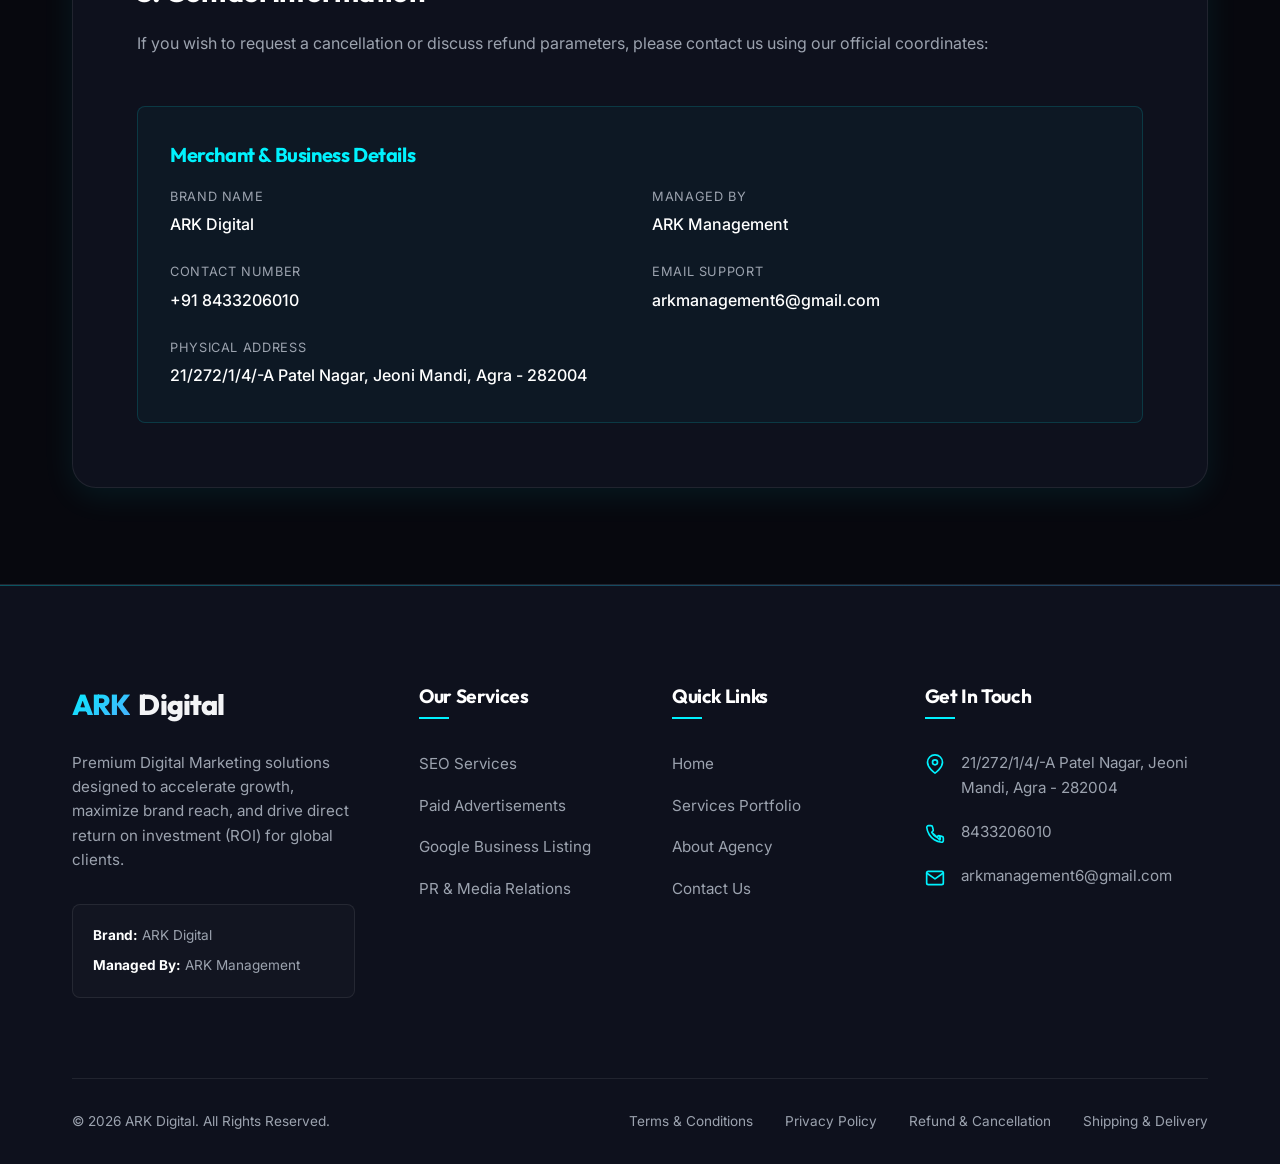
<file: refund-policy.html>
<!DOCTYPE html>
<html lang="en">
<head>
  <meta charset="UTF-8">
  <meta name="viewport" content="width=device-width, initial-scale=1.0">
  <meta name="robots" content="noindex, nofollow">
  <title>Refund & Cancellation Policy | ARK Digital</title>
  <meta name="description" content="Refund and Cancellation Policy for ARK Digital, managed by ARK Management. Check terms for digital services cancellations and billing.">
  <link rel="stylesheet" href="css/styles.css">
</head>
<body>

  <!-- HEADER NAVIGATION -->
  <header class="header">
    <div class="container navbar">
      <a href="index.html" class="logo">
        <span>ARK</span> Digital
      </a>
      <button class="nav-toggle" aria-label="Toggle Navigation">
        <span></span>
        <span></span>
        <span></span>
      </button>
      <ul class="nav-menu">
        <li><a href="index.html" class="nav-link">Home</a></li>
        <li><a href="services.html" class="nav-link">Services</a></li>
        <li><a href="about.html" class="nav-link">About Us</a></li>
        <li><a href="contact.html" class="nav-link">Contact</a></li>
        <li><a href="contact.html" class="btn btn-primary" style="padding: 0.5rem 1.5rem; font-size: 0.9rem;">Get a Quote</a></li>
      </ul>
    </div>
  </header>

  <!-- REFUND AND CANCELLATION POLICY PAGE -->
  <main class="container policy-page">
    <div class="policy-card reveal">
      <h1>Refund & Cancellation Policy</h1>
      <div class="policy-meta">Last Updated: July 18, 2026</div>

      <div class="policy-content">
        <p>
          At <strong>ARK Digital</strong> (managed by <strong>ARK Management</strong>, "we," "our," "us"), we provide professional digital services including Search Engine Optimization (SEO), Paid Ads Management, Google Listing setup, and PR placement campaigns. Because these services involve direct intellectual labor, creative copywriting, search configurations, and external media ad spend, we maintain a clear Refund & Cancellation Policy.
        </p>

        <h2>1. Service Cancellations</h2>
        <p>
          Clients are free to cancel or pause their recurring monthly marketing campaigns at any point. To avoid auto-billing for the subsequent cycle:
        </p>
        <ul>
          <li>You must submit a written cancellation request via email to <strong>arkmanagement6@gmail.com</strong> at least <strong>10 business days</strong> before your next scheduled invoice/billing date.</li>
          <li>Once cancellation is processed, we will complete the current month's campaign work, and no further charges will be made.</li>
        </ul>

        <h2>2. Refund Terms</h2>
        <p>
          Please review our refund parameters carefully before committing to a campaign:
        </p>
        <ul>
          <li><strong>Work in Progress:</strong> Once campaign setup, keyword mapping, or ad copy creation has initiated, fees paid for that monthly cycle are non-refundable.</li>
          <li><strong>Third-Party Ad Spend:</strong> Any money transferred directly into advertising accounts (Google Ads, Meta Business Manager) is spent on third-party ad networks. We cannot issue refunds for ad spend consumed by search networks or social networks.</li>
          <li><strong>PR & Media Placements:</strong> Placements on news portals and PR platforms are permanent editorial writeups and cannot be recalled or refunded once published.</li>
          <li><strong>Service Dissatisfaction:</strong> If you are dissatisfied with campaign results, please contact your account manager immediately. We will review our data audits and adjust search parameters, copy, or bids, but past service cycles will not be refunded.</li>
        </ul>

        <h2>3. Pro-Rated Refunds</h2>
        <p>
          If a project is terminated mid-cycle by ARK Digital due to structural issues, resource adjustments, or conflicts of interest (and not due to client contract violations), we will calculate a pro-rated refund for the remaining days of that billing month and process it back to the original payment source.
        </p>

        <h2>4. Refund Processing Time</h2>
        <p>
          Approved refunds are processed through our payment gateway provider (such as Razorpay). Refunds will be credited back to your original payment method (Credit Card, Debit Card, Net Banking, or UPI) within <strong>5 to 7 business days</strong> of approval, depending on the banking network's processing times.
        </p>

        <h2>5. Contact Information</h2>
        <p>
          If you wish to request a cancellation or discuss refund parameters, please contact us using our official coordinates:
        </p>
        
        <!-- Owner Compliance Box -->
        <div class="owner-details-box">
          <h3>Merchant & Business Details</h3>
          <div class="owner-details-grid">
            <div class="owner-details-item">
              <span>Brand Name</span>
              <p>ARK Digital</p>
            </div>
            <div class="owner-details-item">
              <span>Managed By</span>
              <p>ARK Management</p>
            </div>
            <div class="owner-details-item">
              <span>Contact Number</span>
              <p>+91 8433206010</p>
            </div>
            <div class="owner-details-item">
              <span>Email Support</span>
              <p>arkmanagement6@gmail.com</p>
            </div>
            <div class="owner-details-item" style="grid-column: span 2;">
              <span>Physical Address</span>
              <p>21/272/1/4/-A Patel Nagar, Jeoni Mandi, Agra - 282004</p>
            </div>
          </div>
        </div>

      </div>
    </div>
  </main>

  <!-- FOOTER -->
  <footer class="footer">
    <div class="container">
      <div class="footer-grid">
        <div class="footer-brand">
          <a href="index.html" class="logo" style="margin-bottom: 1.5rem; display: inline-flex;">
            <span>ARK</span> Digital
          </a>
          <p>Premium Digital Marketing solutions designed to accelerate growth, maximize brand reach, and drive direct return on investment (ROI) for global clients.</p>
          <div class="footer-owner-info">
            <p><strong>Brand:</strong> ARK Digital</p>
            <p><strong>Managed By:</strong> ARK Management</p>
          </div>
        </div>
        <div class="footer-col">
          <h4>Our Services</h4>
          <ul class="footer-links">
            <li><a href="services.html#seo-services">SEO Services</a></li>
            <li><a href="services.html#paid-ads">Paid Advertisements</a></li>
            <li><a href="services.html#google-listing">Google Business Listing</a></li>
            <li><a href="services.html#pr-services">PR & Media Relations</a></li>
          </ul>
        </div>
        <div class="footer-col">
          <h4>Quick Links</h4>
          <ul class="footer-links">
            <li><a href="index.html">Home</a></li>
            <li><a href="services.html">Services Portfolio</a></li>
            <li><a href="about.html">About Agency</a></li>
            <li><a href="contact.html">Contact Us</a></li>
          </ul>
        </div>
        <div class="footer-col">
          <h4>Get In Touch</h4>
          <ul class="footer-contact-details">
            <li style="align-items: flex-start;">
              <svg width="20" height="20" viewBox="0 0 24 24" fill="none" stroke="currentColor" stroke-width="2" stroke-linecap="round" stroke-linejoin="round" style="margin-top: 0.2rem;"><path d="M21 10c0 7-9 13-9 13s-9-6-9-13a9 9 0 0 1 18 0z"></path><circle cx="12" cy="10" r="3"></circle></svg>
              <span>21/272/1/4/-A Patel Nagar, Jeoni Mandi, Agra - 282004</span>
            </li>
            <li style="align-items: center;">
              <svg width="20" height="20" viewBox="0 0 24 24" fill="none" stroke="currentColor" stroke-width="2" stroke-linecap="round" stroke-linejoin="round"><path d="M22 16.92v3a2 2 0 0 1-2.18 2 19.79 19.79 0 0 1-8.63-3.07 19.5 19.5 0 0 1-6-6 19.79 19.79 0 0 1-3.07-8.67A2 2 0 0 1 4.11 2h3a2 2 0 0 1 2 1.72 12.84 12.84 0 0 0 .7 2.81 2 2 0 0 1-.45 2.11L8.09 9.91a16 16 0 0 0 6 6l1.27-1.27a2 2 0 0 1 2.11-.45 12.84 12.84 0 0 0 .8 2.81 2 2 0 0 1-.45 2.11L8.09 9.91a16 16 0 0 0 6 6l1.27-1.27a2 2 0 0 1 2.11-.45 12.84 12.84 0 0 0 2.81.7A2 2 0 0 1 22 16.92z"></path></svg>
              <a href="tel:8433206010">8433206010</a>
            </li>
            <li style="align-items: center;">
              <svg width="20" height="20" viewBox="0 0 24 24" fill="none" stroke="currentColor" stroke-width="2" stroke-linecap="round" stroke-linejoin="round"><path d="M4 4h16c1.1 0 2 .9 2 2v12c0 1.1-.9 2-2 2H4c-1.1 0-2-.9-2-2V6c0-1.1.9-2 2-2z"></path><polyline points="22,6 12,13 2,6"></polyline></svg>
              <a href="mailto:arkmanagement6@gmail.com">arkmanagement6@gmail.com</a>
            </li>
          </ul>
        </div>
      </div>
      <div class="footer-bottom">
        <p>&copy; 2026 ARK Digital. All Rights Reserved.</p>
        <div class="footer-policy-links">
          <a href="terms-and-conditions.html">Terms & Conditions</a>
          <a href="privacy-policy.html">Privacy Policy</a>
          <a href="refund-policy.html">Refund & Cancellation</a>
          <a href="shipping-policy.html">Shipping & Delivery</a>
        </div>
      </div>
    </div>
  </footer>

  <script src="js/main.js"></script>
</body>
</html>
</file>
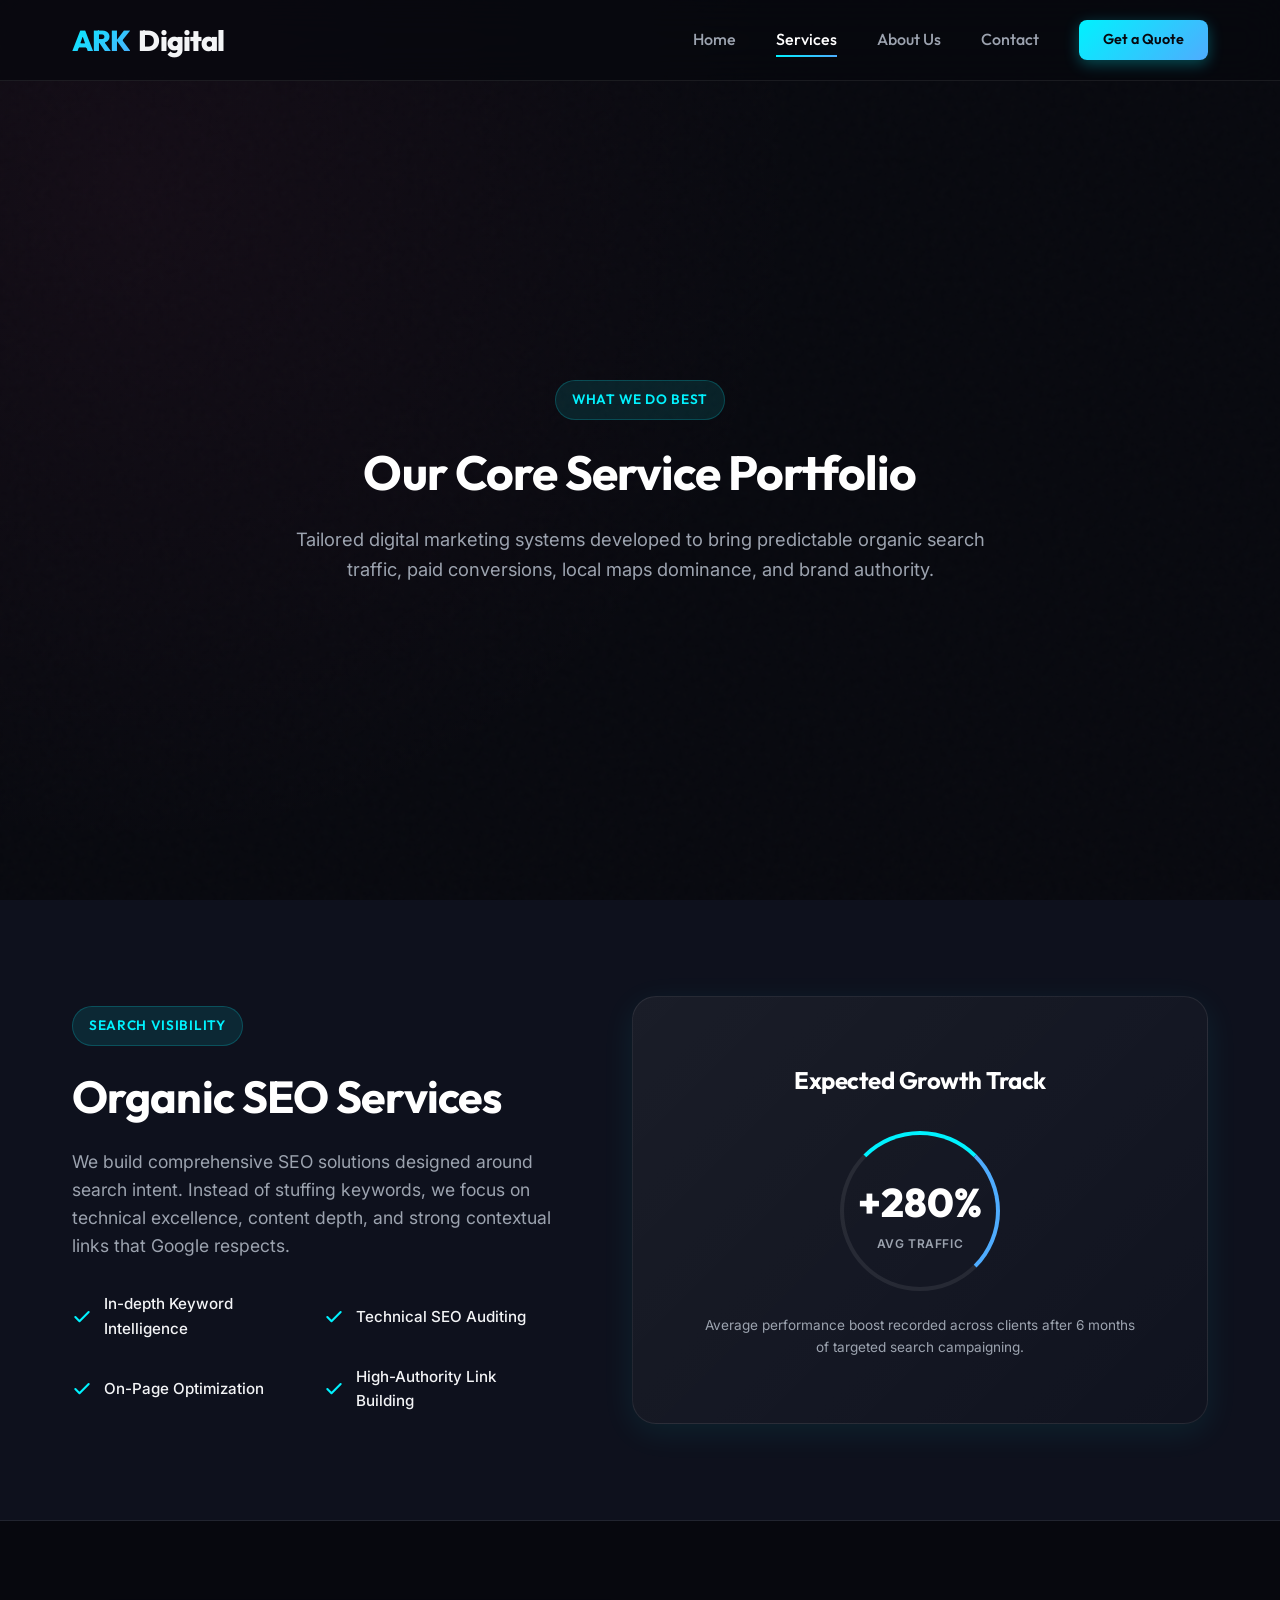
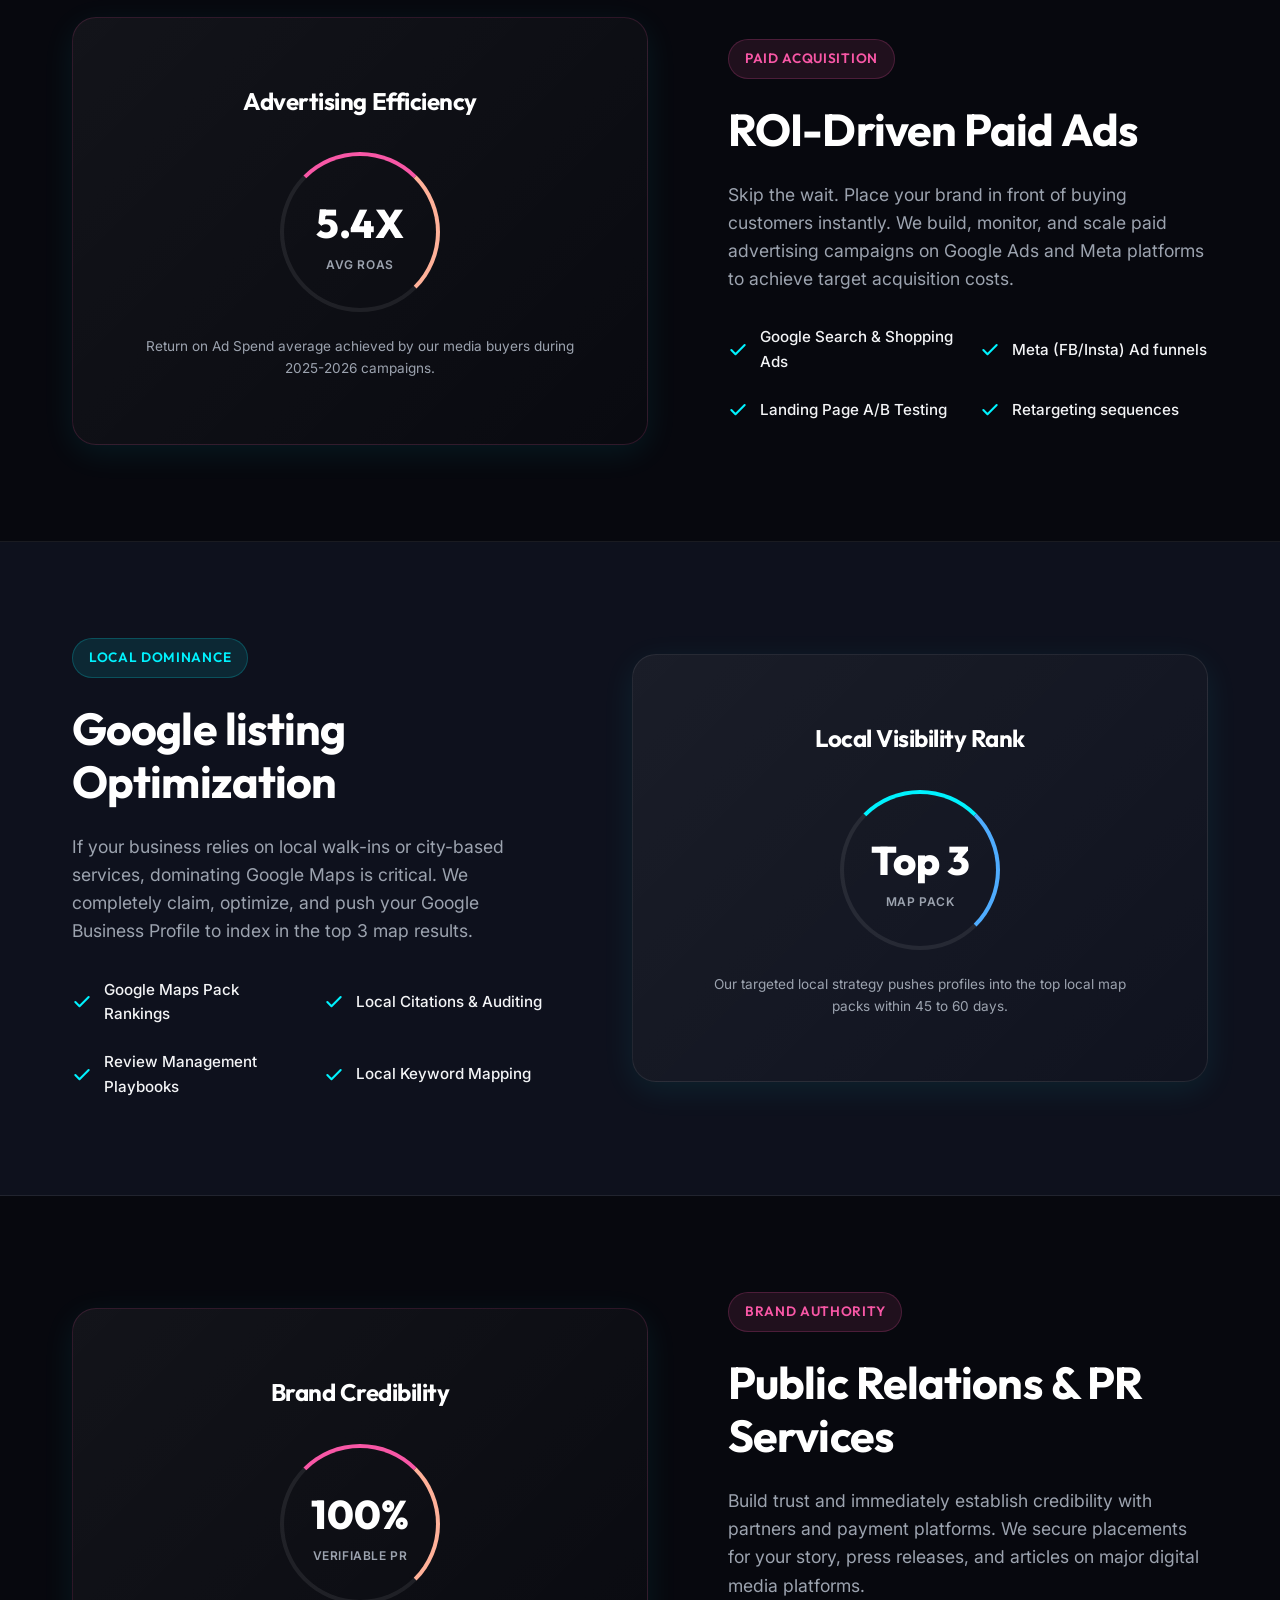
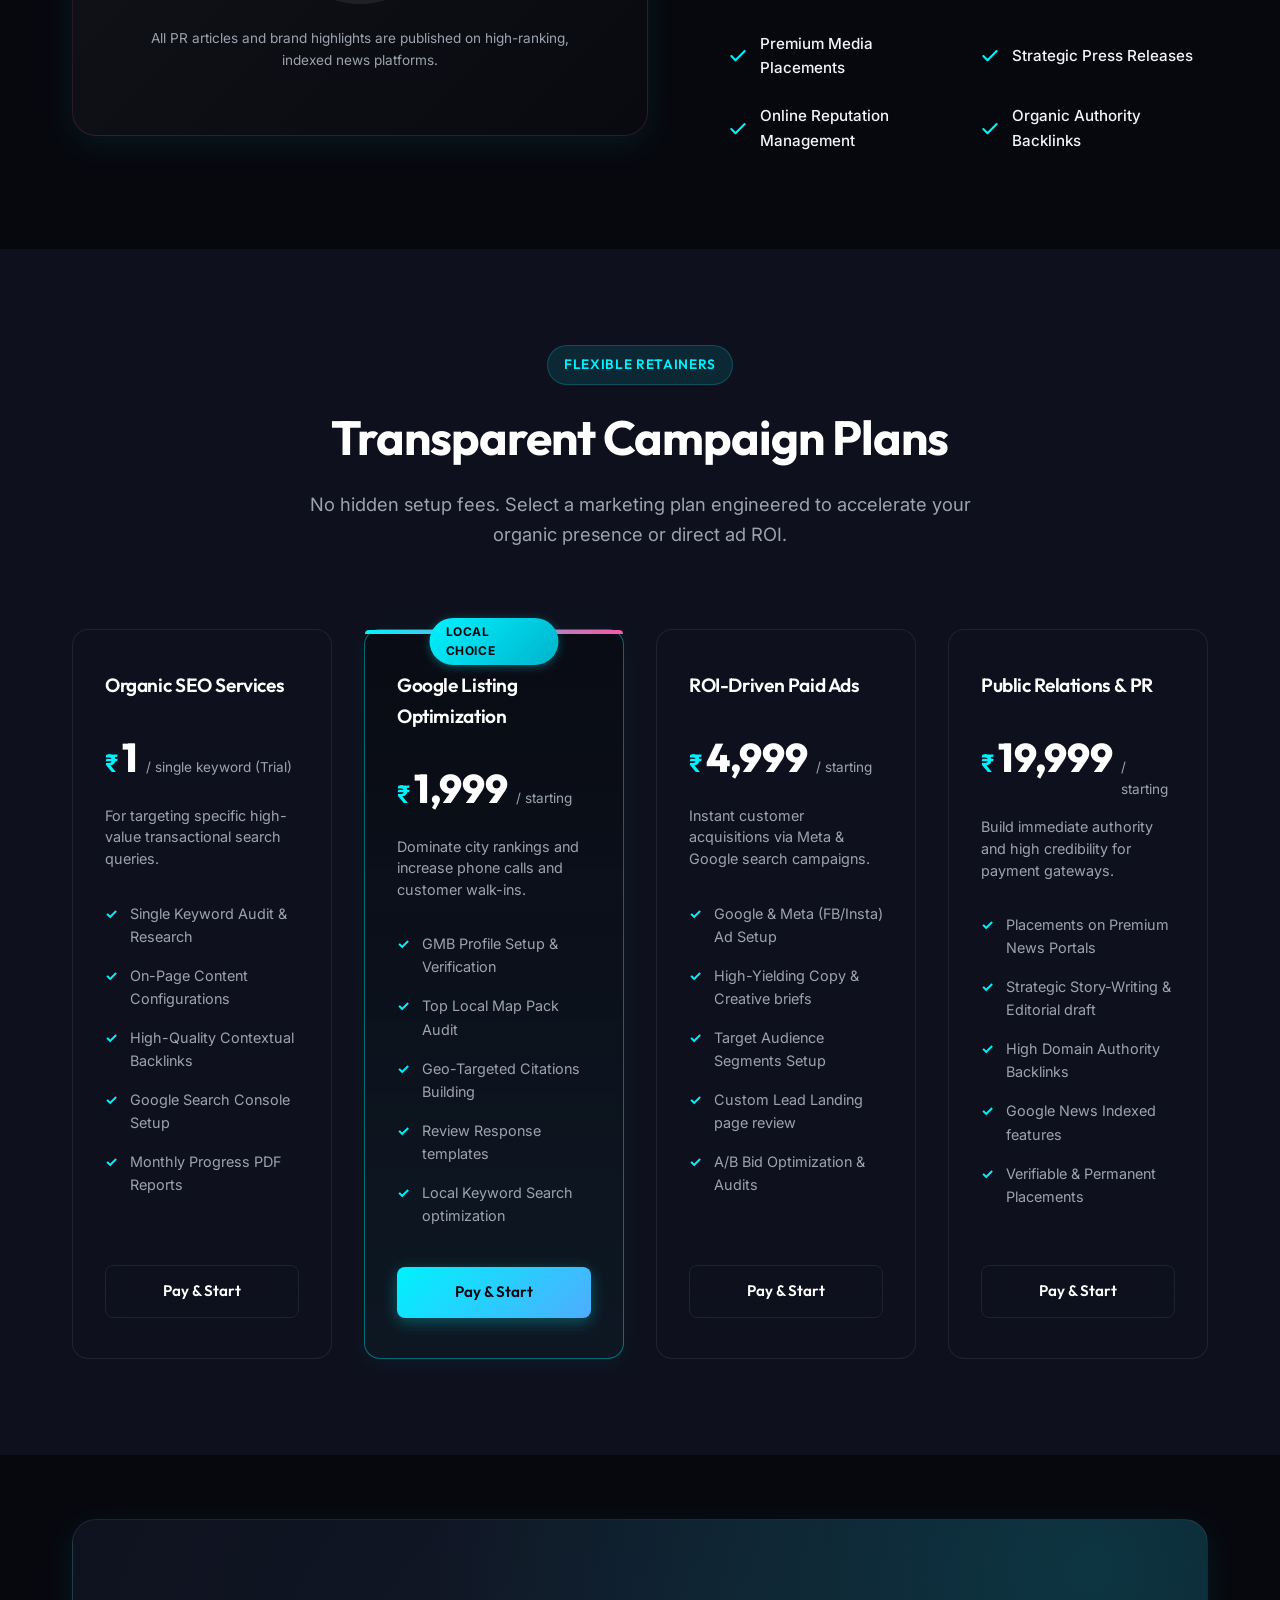
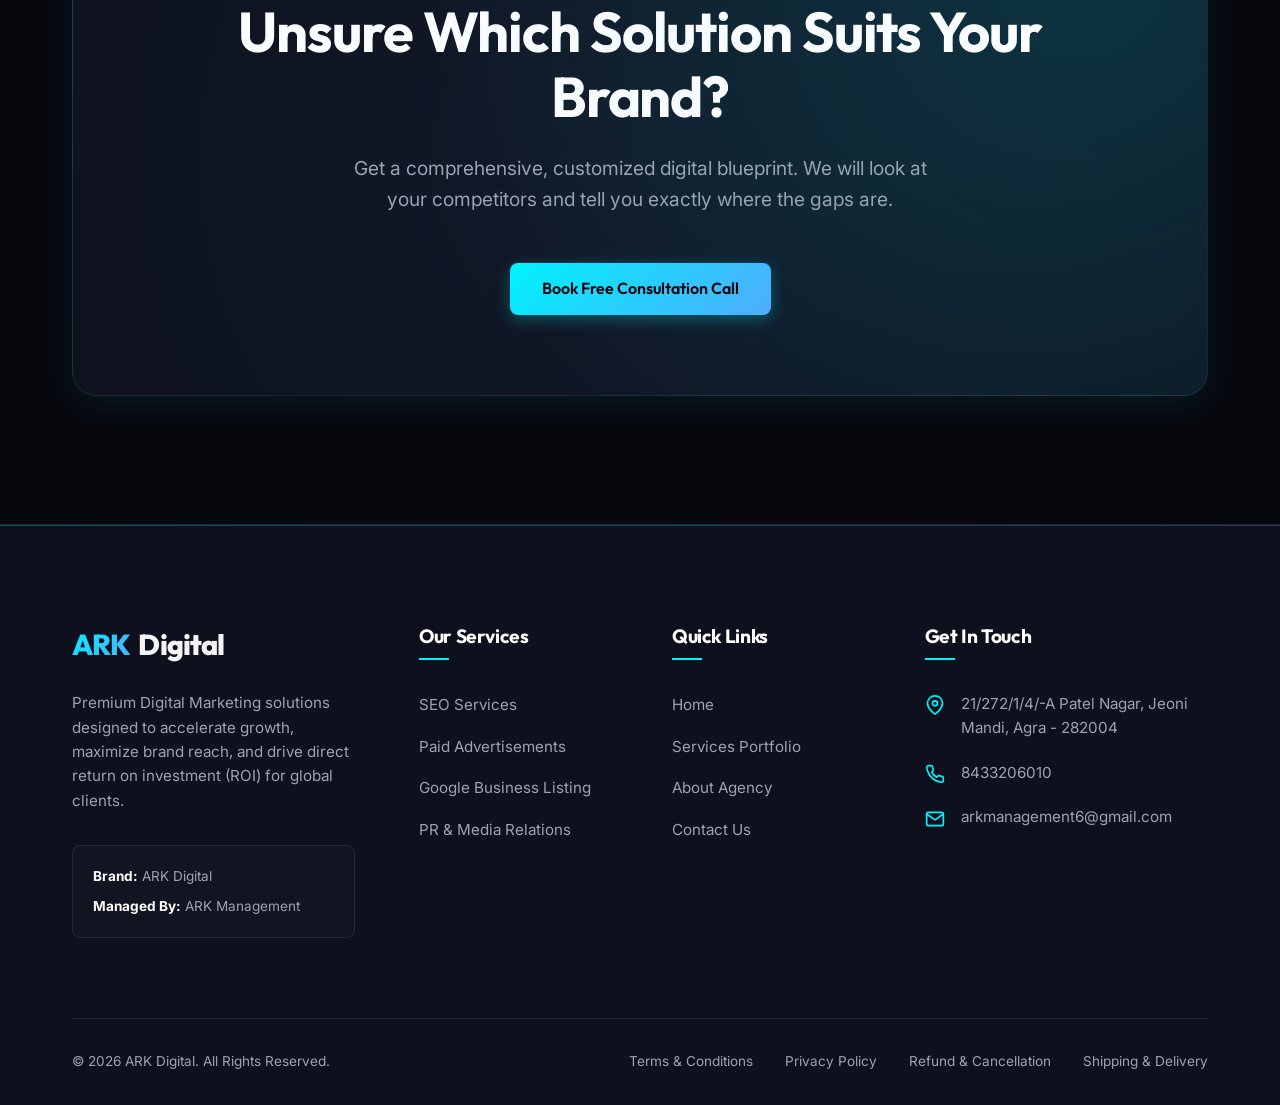
<file: services.html>
<!DOCTYPE html>
<html lang="en">
<head>
  <meta charset="UTF-8">
  <meta name="viewport" content="width=device-width, initial-scale=1.0">
  <meta name="robots" content="noindex, nofollow">
  <title>Our Services | ARK Digital</title>
  <meta name="description" content="Explore our specialized digital marketing services: SEO Services, Paid Ads (Google/Meta), Google Listing optimization, and PR Services designed to grow your business.">
  <link rel="stylesheet" href="css/styles.css">
</head>
<body>

  <!-- HEADER NAVIGATION -->
  <header class="header">
    <div class="container navbar">
      <a href="index.html" class="logo">
        <span>ARK</span> Digital
      </a>
      <button class="nav-toggle" aria-label="Toggle Navigation">
        <span></span>
        <span></span>
        <span></span>
      </button>
      <ul class="nav-menu">
        <li><a href="index.html" class="nav-link">Home</a></li>
        <li><a href="services.html" class="nav-link active">Services</a></li>
        <li><a href="about.html" class="nav-link">About Us</a></li>
        <li><a href="contact.html" class="nav-link">Contact</a></li>
        <li><a href="contact.html" class="btn btn-primary" style="padding: 0.5rem 1.5rem; font-size: 0.9rem;">Get a Quote</a></li>
      </ul>
    </div>
  </header>

  <!-- SERVICES HERO -->
  <section class="hero about-hero">
    <div class="container">
      <div class="section-header reveal" style="margin-bottom: 0;">
        <span class="hero-tag">What We Do Best</span>
        <h2>Our Core Service Portfolio</h2>
        <p>Tailored digital marketing systems developed to bring predictable organic search traffic, paid conversions, local maps dominance, and brand authority.</p>
      </div>
    </div>
  </section>

  <!-- SEO SERVICES DETAILS -->
  <section id="seo-services" class="service-detail-section section-alt">
    <div class="container service-detail-grid reveal">
      <div class="service-detail-content">
        <span class="hero-tag">Search Visibility</span>
        <h3>Organic SEO Services</h3>
        <p>
          We build comprehensive SEO solutions designed around search intent. Instead of stuffing keywords, we focus on technical excellence, content depth, and strong contextual links that Google respects.
        </p>
        <div class="service-features-list">
          <div class="service-feature-item">
            <svg width="20" height="20" viewBox="0 0 24 24" fill="none" stroke="currentColor" stroke-width="2.5" stroke-linecap="round" stroke-linejoin="round"><polyline points="20 6 9 17 4 12"></polyline></svg>
            <span>In-depth Keyword Intelligence</span>
          </div>
          <div class="service-feature-item">
            <svg width="20" height="20" viewBox="0 0 24 24" fill="none" stroke="currentColor" stroke-width="2.5" stroke-linecap="round" stroke-linejoin="round"><polyline points="20 6 9 17 4 12"></polyline></svg>
            <span>Technical SEO Auditing</span>
          </div>
          <div class="service-feature-item">
            <svg width="20" height="20" viewBox="0 0 24 24" fill="none" stroke="currentColor" stroke-width="2.5" stroke-linecap="round" stroke-linejoin="round"><polyline points="20 6 9 17 4 12"></polyline></svg>
            <span>On-Page Optimization</span>
          </div>
          <div class="service-feature-item">
            <svg width="20" height="20" viewBox="0 0 24 24" fill="none" stroke="currentColor" stroke-width="2.5" stroke-linecap="round" stroke-linejoin="round"><polyline points="20 6 9 17 4 12"></polyline></svg>
            <span>High-Authority Link Building</span>
          </div>
        </div>
      </div>
      <div class="service-detail-visual">
        <h4>Expected Growth Track</h4>
        <div class="metric-circle">
          <span class="num">+280%</span>
          <span class="lbl">Avg Traffic</span>
        </div>
        <p style="color: var(--text-muted); font-size: 0.85rem; margin-top: 1.5rem;">
          Average performance boost recorded across clients after 6 months of targeted search campaigning.
        </p>
      </div>
    </div>
  </section>

  <!-- PAID ADS DETAILS -->
  <section id="paid-ads" class="service-detail-section">
    <div class="container service-detail-grid reverse reveal">
      <div class="service-detail-content">
        <span class="hero-tag" style="background: rgba(248, 87, 166, 0.1); border-color: rgba(248, 87, 166, 0.2); color: var(--color-accent);">Paid Acquisition</span>
        <h3>ROI-Driven Paid Ads</h3>
        <p>
          Skip the wait. Place your brand in front of buying customers instantly. We build, monitor, and scale paid advertising campaigns on Google Ads and Meta platforms to achieve target acquisition costs.
        </p>
        <div class="service-features-list">
          <div class="service-feature-item">
            <svg width="20" height="20" viewBox="0 0 24 24" fill="none" stroke="currentColor" stroke-width="2.5" stroke-linecap="round" stroke-linejoin="round"><polyline points="20 6 9 17 4 12"></polyline></svg>
            <span>Google Search & Shopping Ads</span>
          </div>
          <div class="service-feature-item">
            <svg width="20" height="20" viewBox="0 0 24 24" fill="none" stroke="currentColor" stroke-width="2.5" stroke-linecap="round" stroke-linejoin="round"><polyline points="20 6 9 17 4 12"></polyline></svg>
            <span>Meta (FB/Insta) Ad funnels</span>
          </div>
          <div class="service-feature-item">
            <svg width="20" height="20" viewBox="0 0 24 24" fill="none" stroke="currentColor" stroke-width="2.5" stroke-linecap="round" stroke-linejoin="round"><polyline points="20 6 9 17 4 12"></polyline></svg>
            <span>Landing Page A/B Testing</span>
          </div>
          <div class="service-feature-item">
            <svg width="20" height="20" viewBox="0 0 24 24" fill="none" stroke="currentColor" stroke-width="2.5" stroke-linecap="round" stroke-linejoin="round"><polyline points="20 6 9 17 4 12"></polyline></svg>
            <span>Retargeting sequences</span>
          </div>
        </div>
      </div>
      <div class="service-detail-visual" style="border-color: rgba(248, 87, 166, 0.15);">
        <h4>Advertising Efficiency</h4>
        <div class="metric-circle" style="border-top-color: var(--color-accent); border-right-color: #ffb199;">
          <span class="num">5.4X</span>
          <span class="lbl">Avg ROAS</span>
        </div>
        <p style="color: var(--text-muted); font-size: 0.85rem; margin-top: 1.5rem;">
          Return on Ad Spend average achieved by our media buyers during 2025-2026 campaigns.
        </p>
      </div>
    </div>
  </section>

  <!-- GOOGLE LISTING DETAILS -->
  <section id="google-listing" class="service-detail-section section-alt">
    <div class="container service-detail-grid reveal">
      <div class="service-detail-content">
        <span class="hero-tag">Local Dominance</span>
        <h3>Google listing Optimization</h3>
        <p>
          If your business relies on local walk-ins or city-based services, dominating Google Maps is critical. We completely claim, optimize, and push your Google Business Profile to index in the top 3 map results.
        </p>
        <div class="service-features-list">
          <div class="service-feature-item">
            <svg width="20" height="20" viewBox="0 0 24 24" fill="none" stroke="currentColor" stroke-width="2.5" stroke-linecap="round" stroke-linejoin="round"><polyline points="20 6 9 17 4 12"></polyline></svg>
            <span>Google Maps Pack Rankings</span>
          </div>
          <div class="service-feature-item">
            <svg width="20" height="20" viewBox="0 0 24 24" fill="none" stroke="currentColor" stroke-width="2.5" stroke-linecap="round" stroke-linejoin="round"><polyline points="20 6 9 17 4 12"></polyline></svg>
            <span>Local Citations & Auditing</span>
          </div>
          <div class="service-feature-item">
            <svg width="20" height="20" viewBox="0 0 24 24" fill="none" stroke="currentColor" stroke-width="2.5" stroke-linecap="round" stroke-linejoin="round"><polyline points="20 6 9 17 4 12"></polyline></svg>
            <span>Review Management Playbooks</span>
          </div>
          <div class="service-feature-item">
            <svg width="20" height="20" viewBox="0 0 24 24" fill="none" stroke="currentColor" stroke-width="2.5" stroke-linecap="round" stroke-linejoin="round"><polyline points="20 6 9 17 4 12"></polyline></svg>
            <span>Local Keyword Mapping</span>
          </div>
        </div>
      </div>
      <div class="service-detail-visual">
        <h4>Local Visibility Rank</h4>
        <div class="metric-circle">
          <span class="num">Top 3</span>
          <span class="lbl">Map Pack</span>
        </div>
        <p style="color: var(--text-muted); font-size: 0.85rem; margin-top: 1.5rem;">
          Our targeted local strategy pushes profiles into the top local map packs within 45 to 60 days.
        </p>
      </div>
    </div>
  </section>

  <!-- PR SERVICES DETAILS -->
  <section id="pr-services" class="service-detail-section" style="border-bottom: none;">
    <div class="container service-detail-grid reverse reveal">
      <div class="service-detail-content">
        <span class="hero-tag" style="background: rgba(248, 87, 166, 0.1); border-color: rgba(248, 87, 166, 0.2); color: var(--color-accent);">Brand Authority</span>
        <h3>Public Relations & PR Services</h3>
        <p>
          Build trust and immediately establish credibility with partners and payment platforms. We secure placements for your story, press releases, and articles on major digital media platforms.
        </p>
        <div class="service-features-list">
          <div class="service-feature-item">
            <svg width="20" height="20" viewBox="0 0 24 24" fill="none" stroke="currentColor" stroke-width="2.5" stroke-linecap="round" stroke-linejoin="round"><polyline points="20 6 9 17 4 12"></polyline></svg>
            <span>Premium Media Placements</span>
          </div>
          <div class="service-feature-item">
            <svg width="20" height="20" viewBox="0 0 24 24" fill="none" stroke="currentColor" stroke-width="2.5" stroke-linecap="round" stroke-linejoin="round"><polyline points="20 6 9 17 4 12"></polyline></svg>
            <span>Strategic Press Releases</span>
          </div>
          <div class="service-feature-item">
            <svg width="20" height="20" viewBox="0 0 24 24" fill="none" stroke="currentColor" stroke-width="2.5" stroke-linecap="round" stroke-linejoin="round"><polyline points="20 6 9 17 4 12"></polyline></svg>
            <span>Online Reputation Management</span>
          </div>
          <div class="service-feature-item">
            <svg width="20" height="20" viewBox="0 0 24 24" fill="none" stroke="currentColor" stroke-width="2.5" stroke-linecap="round" stroke-linejoin="round"><polyline points="20 6 9 17 4 12"></polyline></svg>
            <span>Organic Authority Backlinks</span>
          </div>
        </div>
      </div>
      <div class="service-detail-visual" style="border-color: rgba(248, 87, 166, 0.15);">
        <h4>Brand Credibility</h4>
        <div class="metric-circle" style="border-top-color: var(--color-accent); border-right-color: #ffb199;">
          <span class="num">100%</span>
          <span class="lbl">Verifiable PR</span>
        </div>
        <p style="color: var(--text-muted); font-size: 0.85rem; margin-top: 1.5rem;">
          All PR articles and brand highlights are published on high-ranking, indexed news platforms.
        </p>
      </div>
    </div>
  </section>

  <!-- PRICING & CAMPAIGN PLANS -->
  <section class="section section-alt" id="campaign-pricing" style="padding-top: 6rem; padding-bottom: 6rem;">
    <div class="container">
      <div class="section-header reveal">
        <span class="hero-tag" style="background: rgba(0, 242, 254, 0.1); border-color: rgba(0, 242, 254, 0.2); color: var(--color-primary);">Flexible Retainers</span>
        <h2>Transparent Campaign Plans</h2>
        <p>No hidden setup fees. Select a marketing plan engineered to accelerate your organic presence or direct ad ROI.</p>
      </div>

      <div class="pricing-grid reveal">
        <!-- SEO Plan -->
        <div class="pricing-card">
          <div class="pricing-header">
            <h4>Organic SEO Services</h4>
            <div class="price-box">
              <span class="currency">₹</span>
              <span class="price-num">1</span>
              <span class="price-period">/ single keyword (Trial)</span>
            </div>
            <p class="plan-desc">For targeting specific high-value transactional search queries.</p>
          </div>
          <ul class="pricing-features">
            <li>Single Keyword Audit & Research</li>
            <li>On-Page Content Configurations</li>
            <li>High-Quality Contextual Backlinks</li>
            <li>Google Search Console Setup</li>
            <li>Monthly Progress PDF Reports</li>
          </ul>
          <a href="contact.html?service=SEO&price=1" class="btn btn-secondary pricing-btn">Pay & Start</a>
        </div>

        <!-- Google Listing Plan -->
        <div class="pricing-card featured-card">
          <div class="pricing-header">
            <span class="featured-badge">Local Choice</span>
            <h4>Google Listing Optimization</h4>
            <div class="price-box">
              <span class="currency">₹</span>
              <span class="price-num">1,999</span>
              <span class="price-period">/ starting</span>
            </div>
            <p class="plan-desc">Dominate city rankings and increase phone calls and customer walk-ins.</p>
          </div>
          <ul class="pricing-features">
            <li>GMB Profile Setup & Verification</li>
            <li>Top Local Map Pack Audit</li>
            <li>Geo-Targeted Citations Building</li>
            <li>Review Response templates</li>
            <li>Local Keyword Search optimization</li>
          </ul>
          <a href="contact.html?service=GoogleListing&price=1999" class="btn btn-primary pricing-btn">Pay & Start</a>
        </div>

        <!-- Paid Ads Plan -->
        <div class="pricing-card">
          <div class="pricing-header">
            <h4>ROI-Driven Paid Ads</h4>
            <div class="price-box">
              <span class="currency">₹</span>
              <span class="price-num">4,999</span>
              <span class="price-period">/ starting</span>
            </div>
            <p class="plan-desc">Instant customer acquisitions via Meta & Google search campaigns.</p>
          </div>
          <ul class="pricing-features">
            <li>Google & Meta (FB/Insta) Ad Setup</li>
            <li>High-Yielding Copy & Creative briefs</li>
            <li>Target Audience Segments Setup</li>
            <li>Custom Lead Landing page review</li>
            <li>A/B Bid Optimization & Audits</li>
          </ul>
          <a href="contact.html?service=PaidAds&price=4999" class="btn btn-secondary pricing-btn">Pay & Start</a>
        </div>

        <!-- PR Plan -->
        <div class="pricing-card">
          <div class="pricing-header">
            <h4>Public Relations & PR</h4>
            <div class="price-box">
              <span class="currency">₹</span>
              <span class="price-num">19,999</span>
              <span class="price-period">/ starting</span>
            </div>
            <p class="plan-desc">Build immediate authority and high credibility for payment gateways.</p>
          </div>
          <ul class="pricing-features">
            <li>Placements on Premium News Portals</li>
            <li>Strategic Story-Writing & Editorial draft</li>
            <li>High Domain Authority Backlinks</li>
            <li>Google News Indexed features</li>
            <li>Verifiable & Permanent Placements</li>
          </ul>
          <a href="contact.html?service=PRServices&price=19999" class="btn btn-secondary pricing-btn">Pay & Start</a>
        </div>
      </div>
    </div>
  </section>

  <!-- CTA BANNER -->
  <section class="section" style="padding-top: 4rem;">
    <div class="container reveal">
      <div class="cta-banner">
        <h2>Unsure Which Solution Suits Your Brand?</h2>
        <p>Get a comprehensive, customized digital blueprint. We will look at your competitors and tell you exactly where the gaps are.</p>
        <a href="contact.html" class="btn btn-primary">Book Free Consultation Call</a>
      </div>
    </div>
  </section>

  <!-- FOOTER -->
  <footer class="footer">
    <div class="container">
      <div class="footer-grid">
        <div class="footer-brand">
          <a href="index.html" class="logo" style="margin-bottom: 1.5rem; display: inline-flex;">
            <span>ARK</span> Digital
          </a>
          <p>Premium Digital Marketing solutions designed to accelerate growth, maximize brand reach, and drive direct return on investment (ROI) for global clients.</p>
          <div class="footer-owner-info">
            <p><strong>Brand:</strong> ARK Digital</p>
            <p><strong>Managed By:</strong> ARK Management</p>
          </div>
        </div>
        <div class="footer-col">
          <h4>Our Services</h4>
          <ul class="footer-links">
            <li><a href="services.html#seo-services">SEO Services</a></li>
            <li><a href="services.html#paid-ads">Paid Advertisements</a></li>
            <li><a href="services.html#google-listing">Google Business Listing</a></li>
            <li><a href="services.html#pr-services">PR & Media Relations</a></li>
          </ul>
        </div>
        <div class="footer-col">
          <h4>Quick Links</h4>
          <ul class="footer-links">
            <li><a href="index.html">Home</a></li>
            <li><a href="services.html">Services Portfolio</a></li>
            <li><a href="about.html">About Agency</a></li>
            <li><a href="contact.html">Contact Us</a></li>
          </ul>
        </div>
        <div class="footer-col">
          <h4>Get In Touch</h4>
          <ul class="footer-contact-details">
            <li style="align-items: flex-start;">
              <svg width="20" height="20" viewBox="0 0 24 24" fill="none" stroke="currentColor" stroke-width="2" stroke-linecap="round" stroke-linejoin="round" style="margin-top: 0.2rem;"><path d="M21 10c0 7-9 13-9 13s-9-6-9-13a9 9 0 0 1 18 0z"></path><circle cx="12" cy="10" r="3"></circle></svg>
              <span>21/272/1/4/-A Patel Nagar, Jeoni Mandi, Agra - 282004</span>
            </li>
            <li style="align-items: center;">
              <svg width="20" height="20" viewBox="0 0 24 24" fill="none" stroke="currentColor" stroke-width="2" stroke-linecap="round" stroke-linejoin="round"><path d="M22 16.92v3a2 2 0 0 1-2.18 2 19.79 19.79 0 0 1-8.63-3.07 19.5 19.5 0 0 1-6-6 19.79 19.79 0 0 1-3.07-8.67A2 2 0 0 1 4.11 2h3a2 2 0 0 1 2 1.72 12.84 12.84 0 0 0 .7 2.81 2 2 0 0 1-.45 2.11L8.09 9.91a16 16 0 0 0 6 6l1.27-1.27a2 2 0 0 1 2.11-.45 12.84 12.84 0 0 0 2.81.7A2 2 0 0 1 22 16.92z"></path></svg>
              <a href="tel:8433206010">8433206010</a>
            </li>
            <li style="align-items: center;">
              <svg width="20" height="20" viewBox="0 0 24 24" fill="none" stroke="currentColor" stroke-width="2" stroke-linecap="round" stroke-linejoin="round"><path d="M4 4h16c1.1 0 2 .9 2 2v12c0 1.1-.9 2-2 2H4c-1.1 0-2-.9-2-2V6c0-1.1.9-2 2-2z"></path><polyline points="22,6 12,13 2,6"></polyline></svg>
              <a href="mailto:arkmanagement6@gmail.com">arkmanagement6@gmail.com</a>
            </li>
          </ul>
        </div>
      </div>
      <div class="footer-bottom">
        <p>&copy; 2026 ARK Digital. All Rights Reserved.</p>
        <div class="footer-policy-links">
          <a href="terms-and-conditions.html">Terms & Conditions</a>
          <a href="privacy-policy.html">Privacy Policy</a>
          <a href="refund-policy.html">Refund & Cancellation</a>
          <a href="shipping-policy.html">Shipping & Delivery</a>
        </div>
      </div>
    </div>
  </footer>

  <script src="js/main.js"></script>
</body>
</html>
</file>
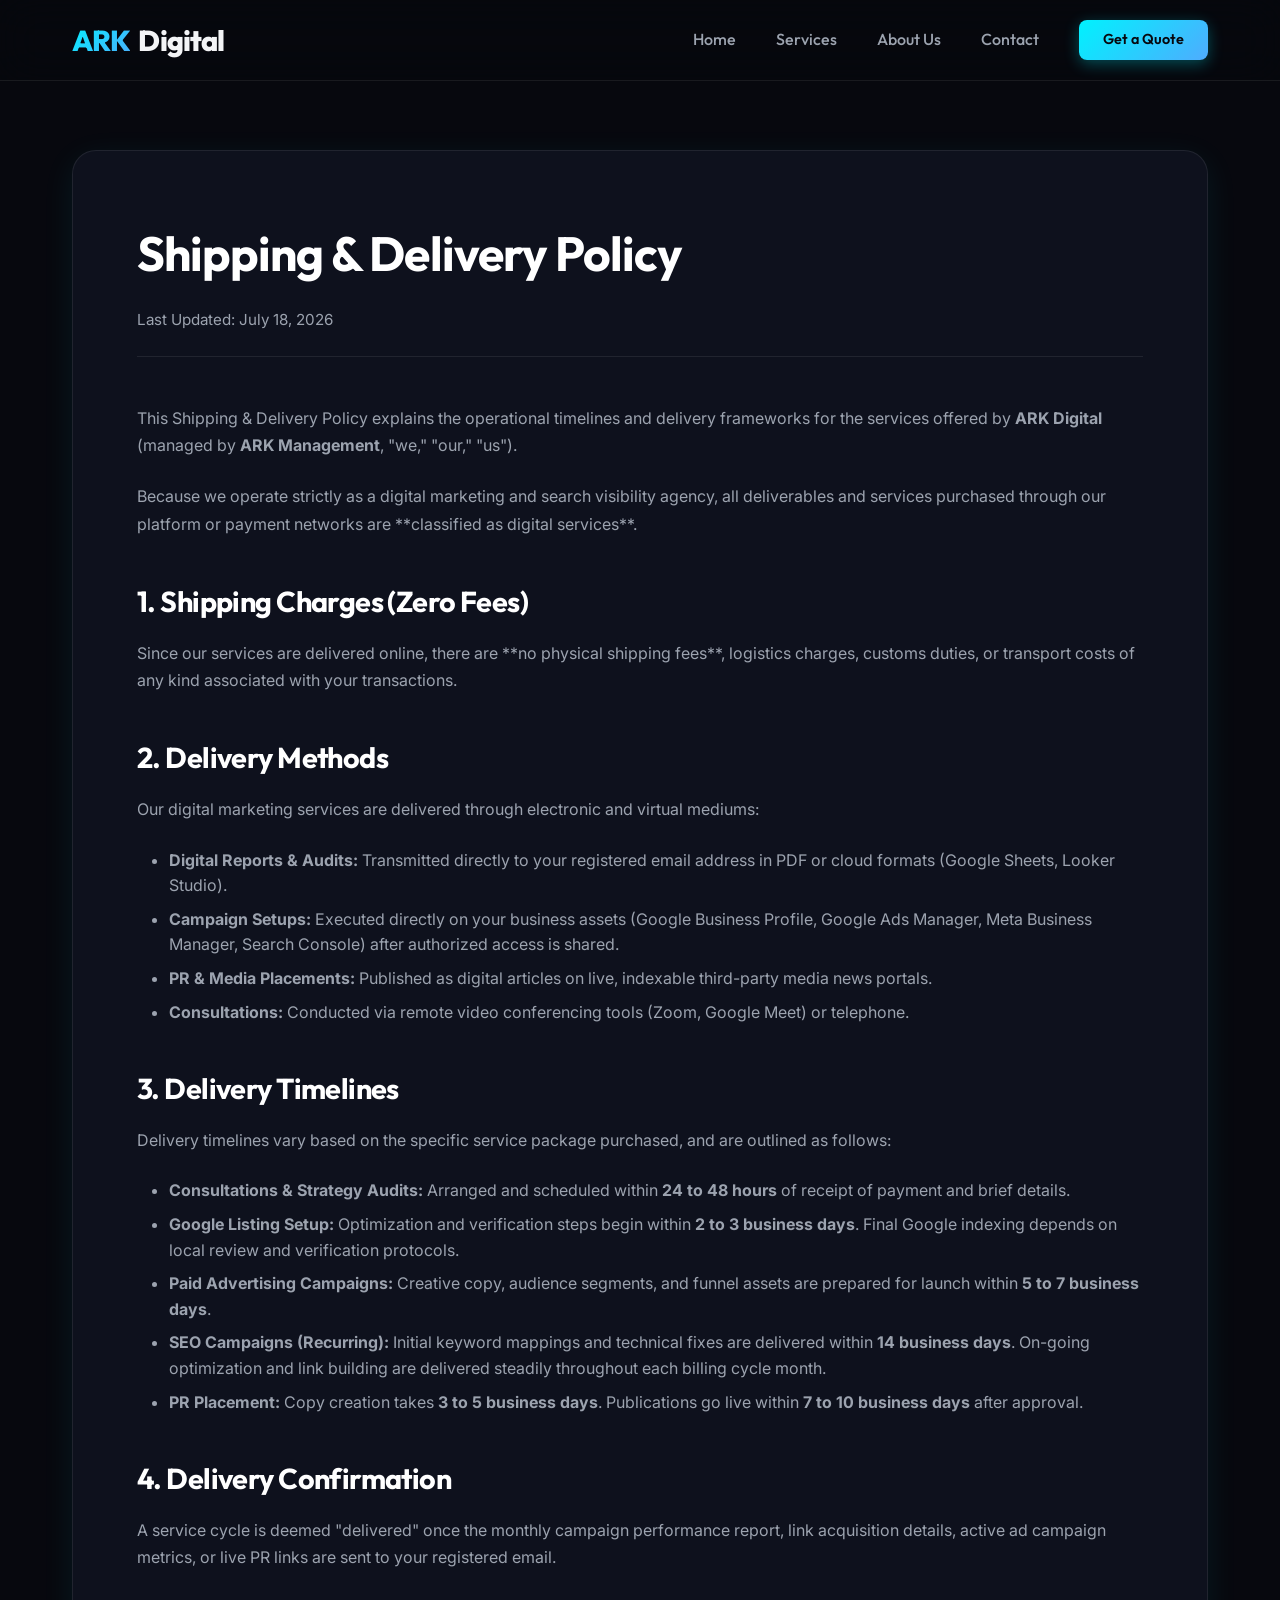
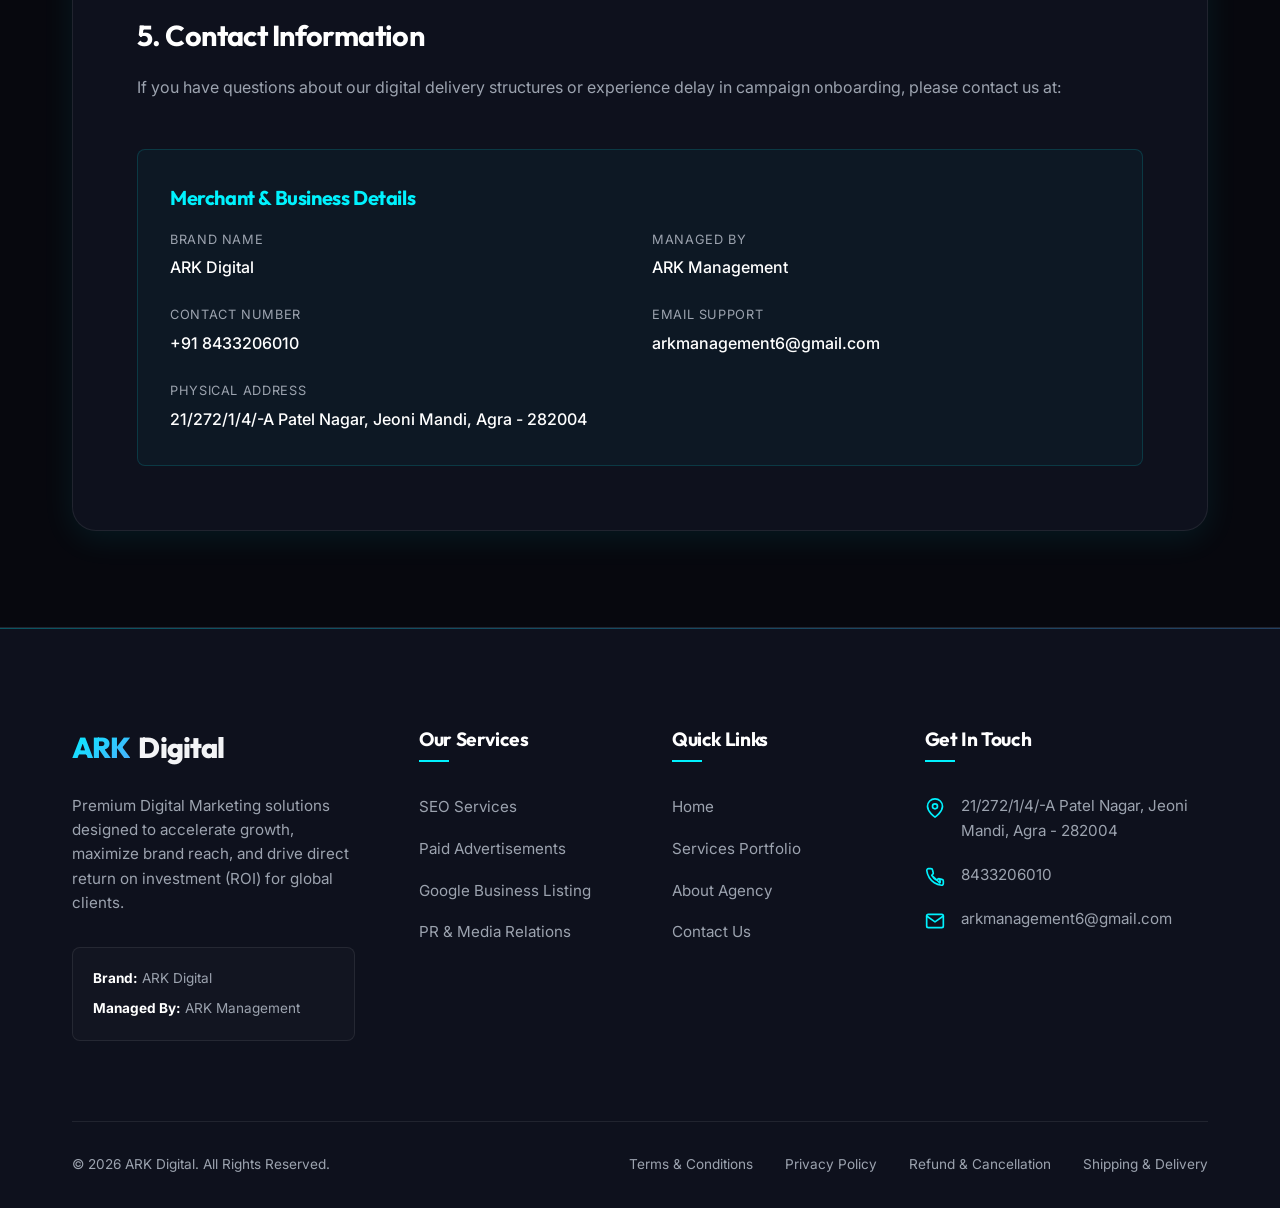
<file: shipping-policy.html>
<!DOCTYPE html>
<html lang="en">
<head>
  <meta charset="UTF-8">
  <meta name="viewport" content="width=device-width, initial-scale=1.0">
  <meta name="robots" content="noindex, nofollow">
  <title>Shipping & Delivery Policy | ARK Digital</title>
  <meta name="description" content="Shipping and Delivery Policy for ARK Digital, managed by ARK Management. Since we provide digital marketing services, all deliverables are transmitted digitally.">
  <link rel="stylesheet" href="css/styles.css">
</head>
<body>

  <!-- HEADER NAVIGATION -->
  <header class="header">
    <div class="container navbar">
      <a href="index.html" class="logo">
        <span>ARK</span> Digital
      </a>
      <button class="nav-toggle" aria-label="Toggle Navigation">
        <span></span>
        <span></span>
        <span></span>
      </button>
      <ul class="nav-menu">
        <li><a href="index.html" class="nav-link">Home</a></li>
        <li><a href="services.html" class="nav-link">Services</a></li>
        <li><a href="about.html" class="nav-link">About Us</a></li>
        <li><a href="contact.html" class="nav-link">Contact</a></li>
        <li><a href="contact.html" class="btn btn-primary" style="padding: 0.5rem 1.5rem; font-size: 0.9rem;">Get a Quote</a></li>
      </ul>
    </div>
  </header>

  <!-- SHIPPING AND DELIVERY POLICY PAGE -->
  <main class="container policy-page">
    <div class="policy-card reveal">
      <h1>Shipping & Delivery Policy</h1>
      <div class="policy-meta">Last Updated: July 18, 2026</div>

      <div class="policy-content">
        <p>
           This Shipping & Delivery Policy explains the operational timelines and delivery frameworks for the services offered by <strong>ARK Digital</strong> (managed by <strong>ARK Management</strong>, "we," "our," "us").
        </p>
        <p>
          Because we operate strictly as a digital marketing and search visibility agency, all deliverables and services purchased through our platform or payment networks are **classified as digital services**.
        </p>

        <h2>1. Shipping Charges (Zero Fees)</h2>
        <p>
          Since our services are delivered online, there are **no physical shipping fees**, logistics charges, customs duties, or transport costs of any kind associated with your transactions.
        </p>

        <h2>2. Delivery Methods</h2>
        <p>
          Our digital marketing services are delivered through electronic and virtual mediums:
        </p>
        <ul>
          <li><strong>Digital Reports & Audits:</strong> Transmitted directly to your registered email address in PDF or cloud formats (Google Sheets, Looker Studio).</li>
          <li><strong>Campaign Setups:</strong> Executed directly on your business assets (Google Business Profile, Google Ads Manager, Meta Business Manager, Search Console) after authorized access is shared.</li>
          <li><strong>PR & Media Placements:</strong> Published as digital articles on live, indexable third-party media news portals.</li>
          <li><strong>Consultations:</strong> Conducted via remote video conferencing tools (Zoom, Google Meet) or telephone.</li>
        </ul>

        <h2>3. Delivery Timelines</h2>
        <p>
          Delivery timelines vary based on the specific service package purchased, and are outlined as follows:
        </p>
        <ul>
          <li><strong>Consultations & Strategy Audits:</strong> Arranged and scheduled within <strong>24 to 48 hours</strong> of receipt of payment and brief details.</li>
          <li><strong>Google Listing Setup:</strong> Optimization and verification steps begin within <strong>2 to 3 business days</strong>. Final Google indexing depends on local review and verification protocols.</li>
          <li><strong>Paid Advertising Campaigns:</strong> Creative copy, audience segments, and funnel assets are prepared for launch within <strong>5 to 7 business days</strong>.</li>
          <li><strong>SEO Campaigns (Recurring):</strong> Initial keyword mappings and technical fixes are delivered within <strong>14 business days</strong>. On-going optimization and link building are delivered steadily throughout each billing cycle month.</li>
          <li><strong>PR Placement:</strong> Copy creation takes <strong>3 to 5 business days</strong>. Publications go live within <strong>7 to 10 business days</strong> after approval.</li>
        </ul>

        <h2>4. Delivery Confirmation</h2>
        <p>
          A service cycle is deemed "delivered" once the monthly campaign performance report, link acquisition details, active ad campaign metrics, or live PR links are sent to your registered email.
        </p>

        <h2>5. Contact Information</h2>
        <p>
          If you have questions about our digital delivery structures or experience delay in campaign onboarding, please contact us at:
        </p>
        
        <!-- Owner Compliance Box -->
        <div class="owner-details-box">
          <h3>Merchant & Business Details</h3>
          <div class="owner-details-grid">
            <div class="owner-details-item">
              <span>Brand Name</span>
              <p>ARK Digital</p>
            </div>
            <div class="owner-details-item">
              <span>Managed By</span>
              <p>ARK Management</p>
            </div>
            <div class="owner-details-item">
              <span>Contact Number</span>
              <p>+91 8433206010</p>
            </div>
            <div class="owner-details-item">
              <span>Email Support</span>
              <p>arkmanagement6@gmail.com</p>
            </div>
            <div class="owner-details-item" style="grid-column: span 2;">
              <span>Physical Address</span>
              <p>21/272/1/4/-A Patel Nagar, Jeoni Mandi, Agra - 282004</p>
            </div>
          </div>
        </div>

      </div>
    </div>
  </main>

  <!-- FOOTER -->
  <footer class="footer">
    <div class="container">
      <div class="footer-grid">
        <div class="footer-brand">
          <a href="index.html" class="logo" style="margin-bottom: 1.5rem; display: inline-flex;">
            <span>ARK</span> Digital
          </a>
          <p>Premium Digital Marketing solutions designed to accelerate growth, maximize brand reach, and drive direct return on investment (ROI) for global clients.</p>
          <div class="footer-owner-info">
            <p><strong>Brand:</strong> ARK Digital</p>
            <p><strong>Managed By:</strong> ARK Management</p>
          </div>
        </div>
        <div class="footer-col">
          <h4>Our Services</h4>
          <ul class="footer-links">
            <li><a href="services.html#seo-services">SEO Services</a></li>
            <li><a href="services.html#paid-ads">Paid Advertisements</a></li>
            <li><a href="services.html#google-listing">Google Business Listing</a></li>
            <li><a href="services.html#pr-services">PR & Media Relations</a></li>
          </ul>
        </div>
        <div class="footer-col">
          <h4>Quick Links</h4>
          <ul class="footer-links">
            <li><a href="index.html">Home</a></li>
            <li><a href="services.html">Services Portfolio</a></li>
            <li><a href="about.html">About Agency</a></li>
            <li><a href="contact.html">Contact Us</a></li>
          </ul>
        </div>
        <div class="footer-col">
          <h4>Get In Touch</h4>
          <ul class="footer-contact-details">
            <li style="align-items: flex-start;">
              <svg width="20" height="20" viewBox="0 0 24 24" fill="none" stroke="currentColor" stroke-width="2" stroke-linecap="round" stroke-linejoin="round" style="margin-top: 0.2rem;"><path d="M21 10c0 7-9 13-9 13s-9-6-9-13a9 9 0 0 1 18 0z"></path><circle cx="12" cy="10" r="3"></circle></svg>
              <span>21/272/1/4/-A Patel Nagar, Jeoni Mandi, Agra - 282004</span>
            </li>
            <li style="align-items: center;">
              <svg width="20" height="20" viewBox="0 0 24 24" fill="none" stroke="currentColor" stroke-width="2" stroke-linecap="round" stroke-linejoin="round"><path d="M22 16.92v3a2 2 0 0 1-2.18 2 19.79 19.79 0 0 1-8.63-3.07 19.5 19.5 0 0 1-6-6 19.79 19.79 0 0 1-3.07-8.67A2 2 0 0 1 4.11 2h3a2 2 0 0 1 2 1.72 12.84 12.84 0 0 0 .7 2.81 2 2 0 0 1-.45 2.11L8.09 9.91a16 16 0 0 0 6 6l1.27-1.27a2 2 0 0 1 2.11-.45 12.84 12.84 0 0 0 .7 2.81 2 2 0 0 1-.45 2.11L8.09 9.91a16 16 0 0 0 6 6l1.27-1.27a2 2 0 0 1 2.11-.45 12.84 12.84 0 0 0 2.81.7A2 2 0 0 1 22 16.92z"></path></svg>
              <a href="tel:8433206010">8433206010</a>
            </li>
            <li style="align-items: center;">
              <svg width="20" height="20" viewBox="0 0 24 24" fill="none" stroke="currentColor" stroke-width="2" stroke-linecap="round" stroke-linejoin="round"><path d="M4 4h16c1.1 0 2 .9 2 2v12c0 1.1-.9 2-2 2H4c-1.1 0-2-.9-2-2V6c0-1.1.9-2 2-2z"></path><polyline points="22,6 12,13 2,6"></polyline></svg>
              <a href="mailto:arkmanagement6@gmail.com">arkmanagement6@gmail.com</a>
            </li>
          </ul>
        </div>
      </div>
      <div class="footer-bottom">
        <p>&copy; 2026 ARK Digital. All Rights Reserved.</p>
        <div class="footer-policy-links">
          <a href="terms-and-conditions.html">Terms & Conditions</a>
          <a href="privacy-policy.html">Privacy Policy</a>
          <a href="refund-policy.html">Refund & Cancellation</a>
          <a href="shipping-policy.html">Shipping & Delivery</a>
        </div>
      </div>
    </div>
  </footer>

  <script src="js/main.js"></script>
</body>
</html>
</file>
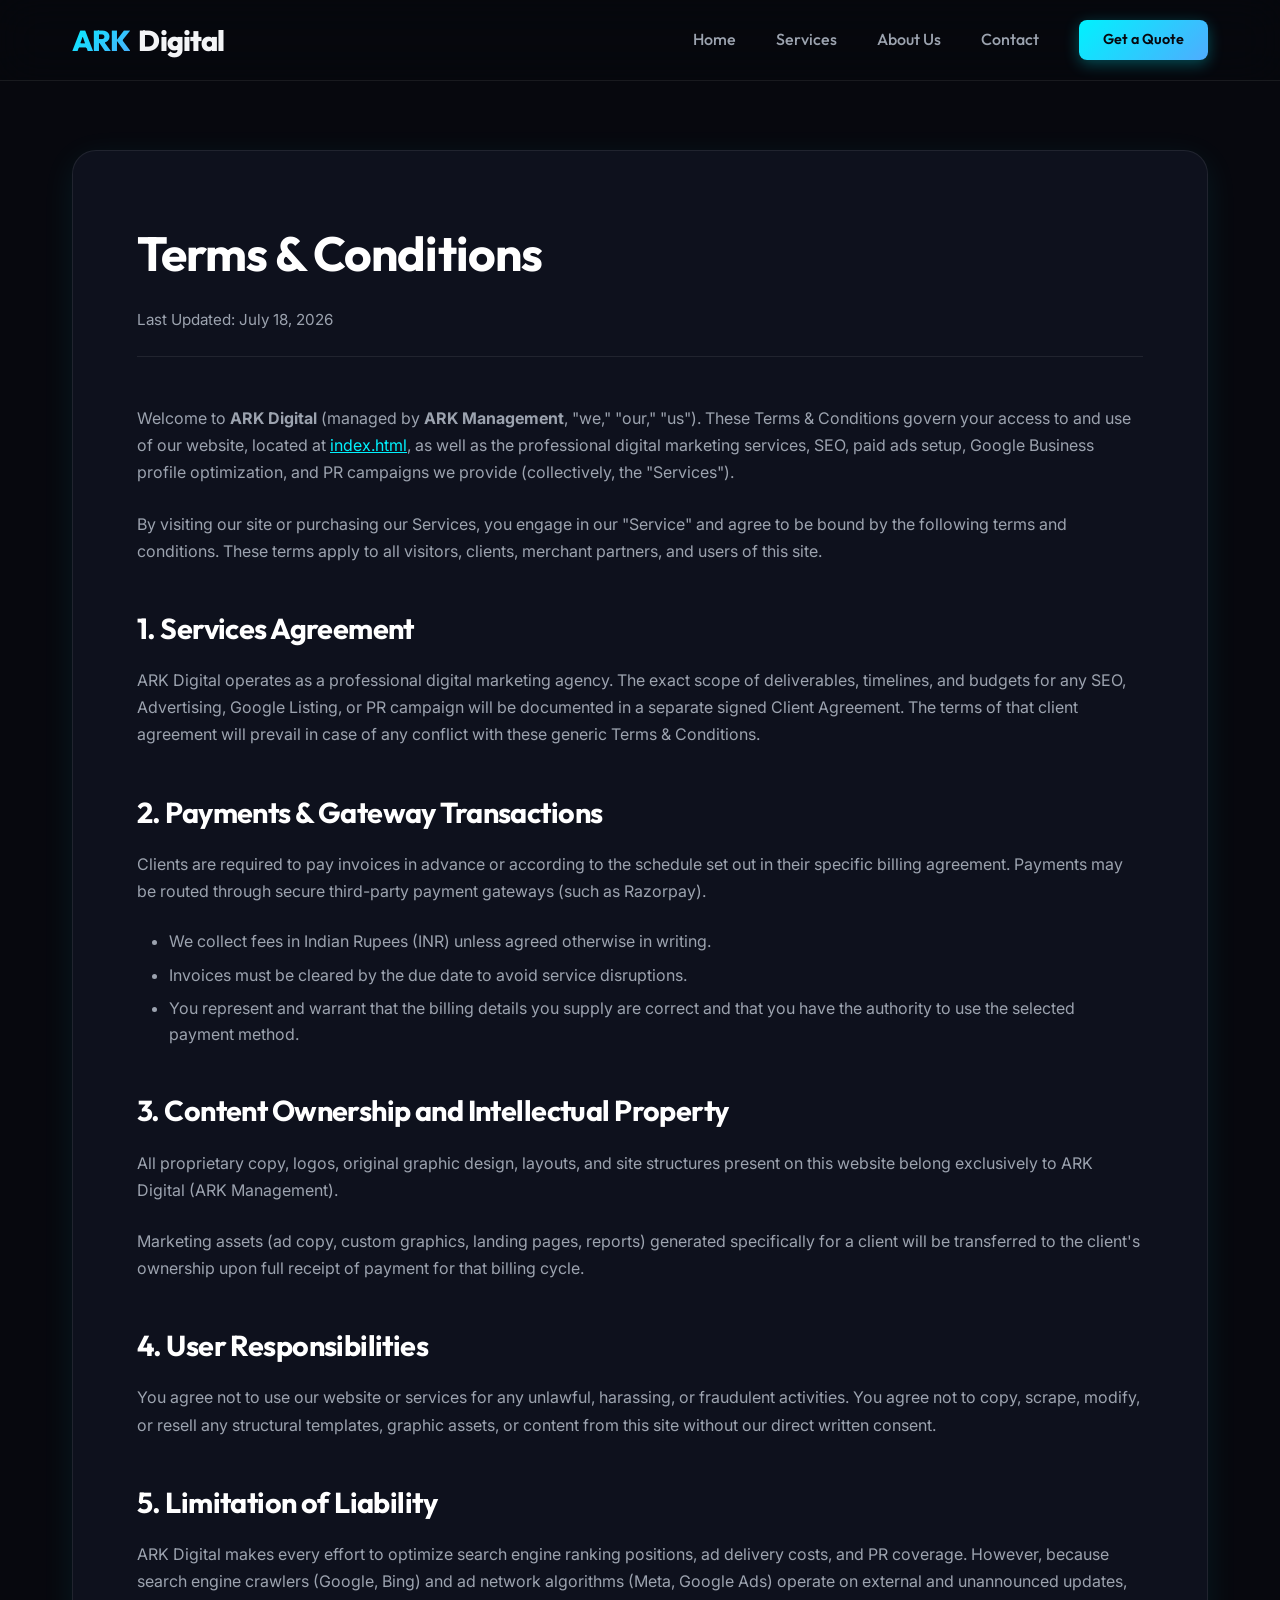
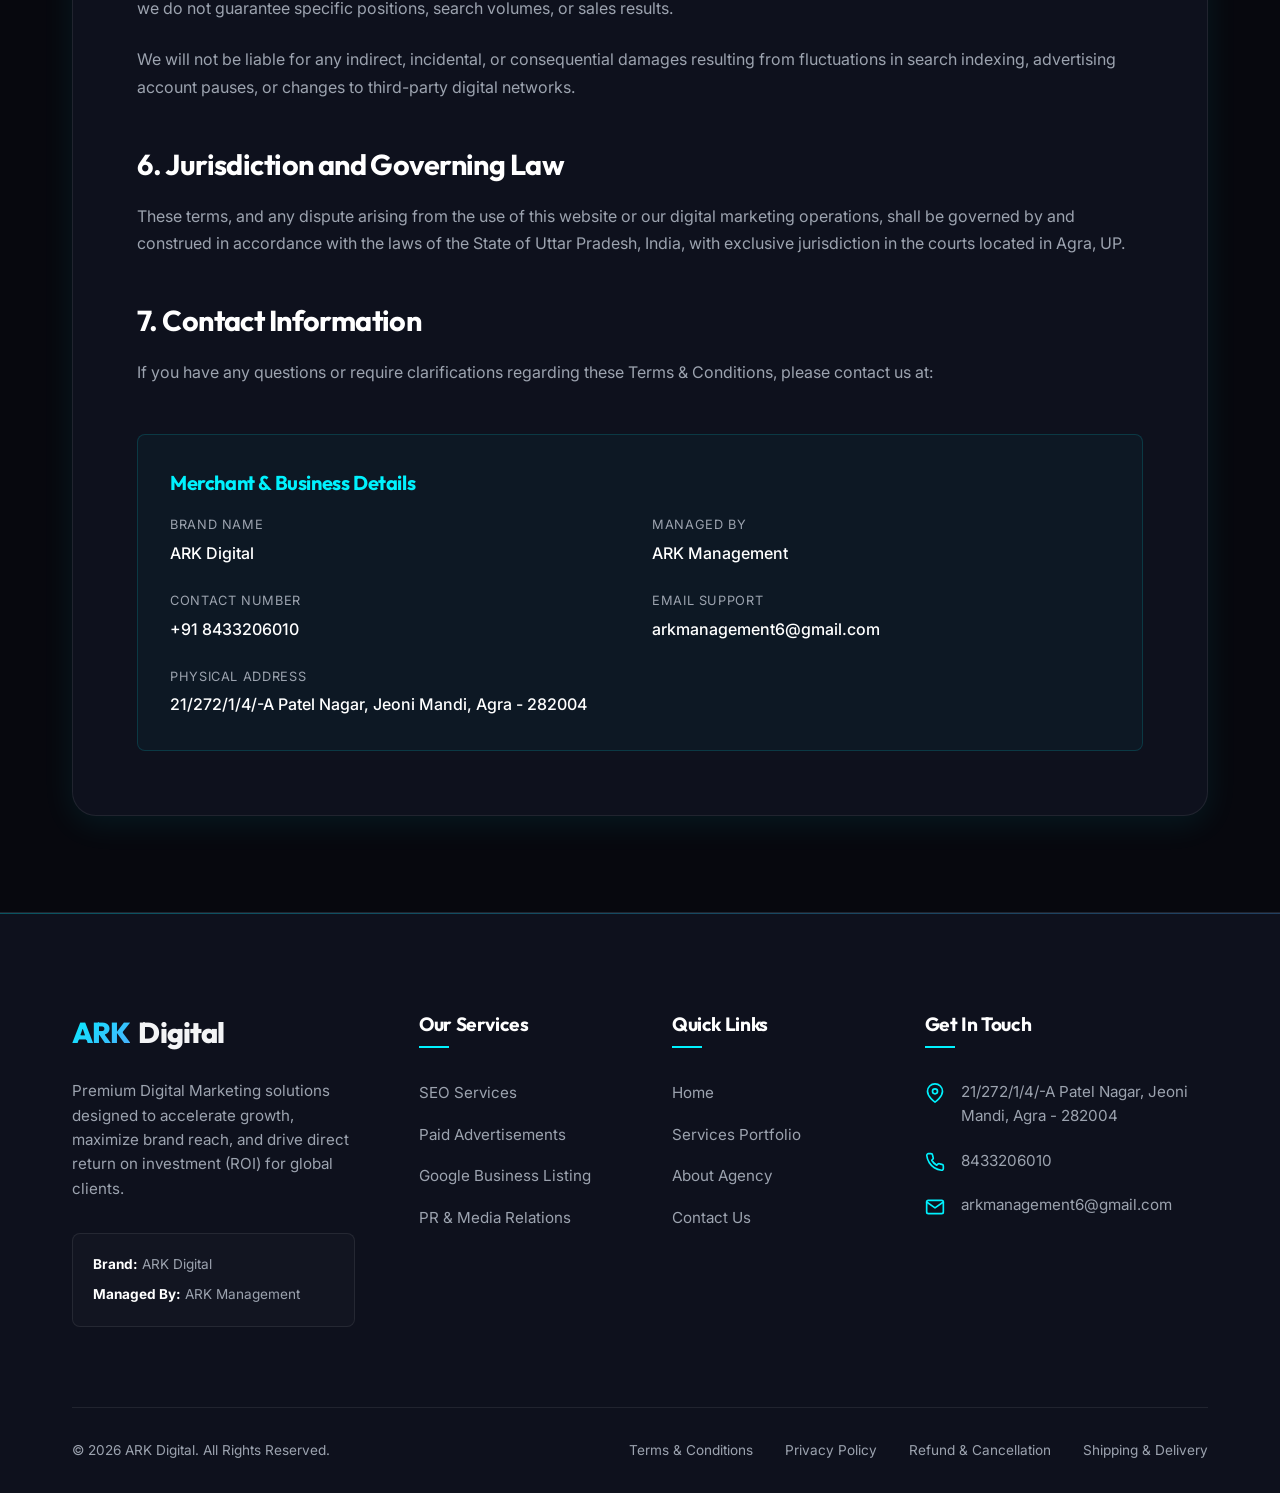
<file: terms-and-conditions.html>
<!DOCTYPE html>
<html lang="en">
<head>
  <meta charset="UTF-8">
  <meta name="viewport" content="width=device-width, initial-scale=1.0">
  <meta name="robots" content="noindex, nofollow">
  <title>Terms & Conditions | ARK Digital</title>
  <meta name="description" content="Terms and Conditions for ARK Digital, managed by ARK Management. Review our website usage and service terms.">
  <link rel="stylesheet" href="css/styles.css">
</head>
<body>

  <!-- HEADER NAVIGATION -->
  <header class="header">
    <div class="container navbar">
      <a href="index.html" class="logo">
        <span>ARK</span> Digital
      </a>
      <button class="nav-toggle" aria-label="Toggle Navigation">
        <span></span>
        <span></span>
        <span></span>
      </button>
      <ul class="nav-menu">
        <li><a href="index.html" class="nav-link">Home</a></li>
        <li><a href="services.html" class="nav-link">Services</a></li>
        <li><a href="about.html" class="nav-link">About Us</a></li>
        <li><a href="contact.html" class="nav-link">Contact</a></li>
        <li><a href="contact.html" class="btn btn-primary" style="padding: 0.5rem 1.5rem; font-size: 0.9rem;">Get a Quote</a></li>
      </ul>
    </div>
  </header>

  <!-- TERMS AND CONDITIONS PAGE -->
  <main class="container policy-page">
    <div class="policy-card reveal">
      <h1>Terms & Conditions</h1>
      <div class="policy-meta">Last Updated: July 18, 2026</div>

      <div class="policy-content">
        <p>
          Welcome to <strong>ARK Digital</strong> (managed by <strong>ARK Management</strong>, "we," "our," "us"). These Terms & Conditions govern your access to and use of our website, located at <a href="index.html" style="color: var(--color-primary); text-decoration: underline;">index.html</a>, as well as the professional digital marketing services, SEO, paid ads setup, Google Business profile optimization, and PR campaigns we provide (collectively, the "Services").
        </p>
        <p>
          By visiting our site or purchasing our Services, you engage in our "Service" and agree to be bound by the following terms and conditions. These terms apply to all visitors, clients, merchant partners, and users of this site.
        </p>

        <h2>1. Services Agreement</h2>
        <p>
          ARK Digital operates as a professional digital marketing agency. The exact scope of deliverables, timelines, and budgets for any SEO, Advertising, Google Listing, or PR campaign will be documented in a separate signed Client Agreement. The terms of that client agreement will prevail in case of any conflict with these generic Terms & Conditions.
        </p>

        <h2>2. Payments & Gateway Transactions</h2>
        <p>
          Clients are required to pay invoices in advance or according to the schedule set out in their specific billing agreement. Payments may be routed through secure third-party payment gateways (such as Razorpay).
        </p>
        <ul>
          <li>We collect fees in Indian Rupees (INR) unless agreed otherwise in writing.</li>
          <li>Invoices must be cleared by the due date to avoid service disruptions.</li>
          <li>You represent and warrant that the billing details you supply are correct and that you have the authority to use the selected payment method.</li>
        </ul>

        <h2>3. Content Ownership and Intellectual Property</h2>
        <p>
          All proprietary copy, logos, original graphic design, layouts, and site structures present on this website belong exclusively to ARK Digital (ARK Management).
        </p>
        <p>
          Marketing assets (ad copy, custom graphics, landing pages, reports) generated specifically for a client will be transferred to the client's ownership upon full receipt of payment for that billing cycle.
        </p>

        <h2>4. User Responsibilities</h2>
        <p>
          You agree not to use our website or services for any unlawful, harassing, or fraudulent activities. You agree not to copy, scrape, modify, or resell any structural templates, graphic assets, or content from this site without our direct written consent.
        </p>

        <h2>5. Limitation of Liability</h2>
        <p>
          ARK Digital makes every effort to optimize search engine ranking positions, ad delivery costs, and PR coverage. However, because search engine crawlers (Google, Bing) and ad network algorithms (Meta, Google Ads) operate on external and unannounced updates, we do not guarantee specific positions, search volumes, or sales results.
        </p>
        <p>
          We will not be liable for any indirect, incidental, or consequential damages resulting from fluctuations in search indexing, advertising account pauses, or changes to third-party digital networks.
        </p>

        <h2>6. Jurisdiction and Governing Law</h2>
        <p>
          These terms, and any dispute arising from the use of this website or our digital marketing operations, shall be governed by and construed in accordance with the laws of the State of Uttar Pradesh, India, with exclusive jurisdiction in the courts located in Agra, UP.
        </p>

        <h2>7. Contact Information</h2>
        <p>
          If you have any questions or require clarifications regarding these Terms & Conditions, please contact us at:
        </p>
        
        <!-- Owner Compliance Box -->
        <div class="owner-details-box">
          <h3>Merchant & Business Details</h3>
          <div class="owner-details-grid">
            <div class="owner-details-item">
              <span>Brand Name</span>
              <p>ARK Digital</p>
            </div>
            <div class="owner-details-item">
              <span>Managed By</span>
              <p>ARK Management</p>
            </div>
            <div class="owner-details-item">
              <span>Contact Number</span>
              <p>+91 8433206010</p>
            </div>
            <div class="owner-details-item">
              <span>Email Support</span>
              <p>arkmanagement6@gmail.com</p>
            </div>
            <div class="owner-details-item" style="grid-column: span 2;">
              <span>Physical Address</span>
              <p>21/272/1/4/-A Patel Nagar, Jeoni Mandi, Agra - 282004</p>
            </div>
          </div>
        </div>

      </div>
    </div>
  </main>

  <!-- FOOTER -->
  <footer class="footer">
    <div class="container">
      <div class="footer-grid">
        <div class="footer-brand">
          <a href="index.html" class="logo" style="margin-bottom: 1.5rem; display: inline-flex;">
            <span>ARK</span> Digital
          </a>
          <p>Premium Digital Marketing solutions designed to accelerate growth, maximize brand reach, and drive direct return on investment (ROI) for global clients.</p>
          <div class="footer-owner-info">
            <p><strong>Brand:</strong> ARK Digital</p>
            <p><strong>Managed By:</strong> ARK Management</p>
          </div>
        </div>
        <div class="footer-col">
          <h4>Our Services</h4>
          <ul class="footer-links">
            <li><a href="services.html#seo-services">SEO Services</a></li>
            <li><a href="services.html#paid-ads">Paid Advertisements</a></li>
            <li><a href="services.html#google-listing">Google Business Listing</a></li>
            <li><a href="services.html#pr-services">PR & Media Relations</a></li>
          </ul>
        </div>
        <div class="footer-col">
          <h4>Quick Links</h4>
          <ul class="footer-links">
            <li><a href="index.html">Home</a></li>
            <li><a href="services.html">Services Portfolio</a></li>
            <li><a href="about.html">About Agency</a></li>
            <li><a href="contact.html">Contact Us</a></li>
          </ul>
        </div>
        <div class="footer-col">
          <h4>Get In Touch</h4>
          <ul class="footer-contact-details">
            <li style="align-items: flex-start;">
              <svg width="20" height="20" viewBox="0 0 24 24" fill="none" stroke="currentColor" stroke-width="2" stroke-linecap="round" stroke-linejoin="round" style="margin-top: 0.2rem;"><path d="M21 10c0 7-9 13-9 13s-9-6-9-13a9 9 0 0 1 18 0z"></path><circle cx="12" cy="10" r="3"></circle></svg>
              <span>21/272/1/4/-A Patel Nagar, Jeoni Mandi, Agra - 282004</span>
            </li>
            <li style="align-items: center;">
              <svg width="20" height="20" viewBox="0 0 24 24" fill="none" stroke="currentColor" stroke-width="2" stroke-linecap="round" stroke-linejoin="round"><path d="M22 16.92v3a2 2 0 0 1-2.18 2 19.79 19.79 0 0 1-8.63-3.07 19.5 19.5 0 0 1-6-6 19.79 19.79 0 0 1-3.07-8.67A2 2 0 0 1 4.11 2h3a2 2 0 0 1 2 1.72 12.84 12.84 0 0 0 .7 2.81 2 2 0 0 1-.45 2.11L8.09 9.91a16 16 0 0 0 6 6l1.27-1.27a2 2 0 0 1 2.11-.45 12.84 12.84 0 0 0 2.81.7A2 2 0 0 1 22 16.92z"></path></svg>
              <a href="tel:8433206010">8433206010</a>
            </li>
            <li style="align-items: center;">
              <svg width="20" height="20" viewBox="0 0 24 24" fill="none" stroke="currentColor" stroke-width="2" stroke-linecap="round" stroke-linejoin="round"><path d="M4 4h16c1.1 0 2 .9 2 2v12c0 1.1-.9 2-2 2H4c-1.1 0-2-.9-2-2V6c0-1.1.9-2 2-2z"></path><polyline points="22,6 12,13 2,6"></polyline></svg>
              <a href="mailto:arkmanagement6@gmail.com">arkmanagement6@gmail.com</a>
            </li>
          </ul>
        </div>
      </div>
      <div class="footer-bottom">
        <p>&copy; 2026 ARK Digital. All Rights Reserved.</p>
        <div class="footer-policy-links">
          <a href="terms-and-conditions.html">Terms & Conditions</a>
          <a href="privacy-policy.html">Privacy Policy</a>
          <a href="refund-policy.html">Refund & Cancellation</a>
          <a href="shipping-policy.html">Shipping & Delivery</a>
        </div>
      </div>
    </div>
  </footer>

  <script src="js/main.js"></script>
</body>
</html>
</file>
<file: css/styles.css>
/* Import Modern Fonts */
@import url('https://fonts.googleapis.com/css2?family=Inter:wght@300;400;500;600&family=Outfit:wght@400;500;600;700;800&display=swap');

/* CSS VARIABLES FOR THE DESIGN SYSTEM */
:root {
  --font-primary: 'Inter', sans-serif;
  --font-heading: 'Outfit', sans-serif;

  /* Color Palette */
  --bg-primary: #07080e;
  --bg-secondary: #0e111d;
  --bg-card: rgba(255, 255, 255, 0.03);
  --bg-card-hover: rgba(255, 255, 255, 0.06);
  
  --text-main: #f3f4f6;
  --text-muted: #9ca3af;
  --text-dark: #1f2937;
  
  --color-primary: #00f2fe; /* Vibrant Cyan */
  --color-secondary: #4facfe; /* Deep Blue */
  --color-accent: #f857a6; /* Highlight Pink */
  
  --gradient-accent-1: linear-gradient(135deg, #00f2fe 0%, #4facfe 100%);
  --gradient-accent-2: linear-gradient(135deg, #ff0844 0%, #ffb199 100%);
  --gradient-dark: linear-gradient(180deg, #0f111a 0%, #07080e 100%);
  --gradient-card: linear-gradient(135deg, rgba(255, 255, 255, 0.05) 0%, rgba(255, 255, 255, 0.01) 100%);

  /* Borders & Shadows */
  --border-light: rgba(255, 255, 255, 0.08);
  --border-glow: rgba(0, 242, 254, 0.2);
  --shadow-glow: 0 8px 32px 0 rgba(0, 242, 254, 0.08);
  --radius-sm: 8px;
  --radius-md: 16px;
  --radius-lg: 24px;
  
  --transition-smooth: all 0.3s cubic-bezier(0.4, 0, 0.2, 1);
  --transition-fast: all 0.15s ease-in-out;
}

/* Global Reset */
*, *::before, *::after {
  box-sizing: border-box;
  margin: 0;
  padding: 0;
}

html {
  scroll-behavior: smooth;
}

body {
  font-family: var(--font-primary);
  background-color: var(--bg-primary);
  color: var(--text-main);
  line-height: 1.6;
  overflow-x: hidden;
}

h1, h2, h3, h4, h5, h6 {
  font-family: var(--font-heading);
  font-weight: 700;
  letter-spacing: -0.02em;
  color: #fff;
}

a {
  text-decoration: none;
  color: inherit;
  transition: var(--transition-fast);
}

ul {
  list-style: none;
}

img {
  max-width: 100%;
  height: auto;
  display: block;
}

/* Custom Scrollbar */
::-webkit-scrollbar {
  width: 10px;
}
::-webkit-scrollbar-track {
  background: var(--bg-primary);
}
::-webkit-scrollbar-thumb {
  background: #1f293d;
  border-radius: 5px;
}
::-webkit-scrollbar-thumb:hover {
  background: var(--color-secondary);
}

/* Helper Layout Classes */
.container {
  max-width: 1200px;
  margin: 0 auto;
  padding: 0 2rem;
  width: 100%;
}

.section {
  padding: 8rem 0;
  position: relative;
}

.section-alt {
  background: var(--bg-secondary);
}

.text-gradient {
  background: var(--gradient-accent-1);
  -webkit-background-clip: text;
  -webkit-text-fill-color: transparent;
  display: inline-block;
}

.text-gradient-alt {
  background: var(--gradient-accent-2);
  -webkit-background-clip: text;
  -webkit-text-fill-color: transparent;
  display: inline-block;
}

.section-header {
  text-align: center;
  max-width: 700px;
  margin: 0 auto 5rem auto;
}

.section-header h2 {
  font-size: 3rem;
  margin-bottom: 1.5rem;
  line-height: 1.2;
}

.section-header p {
  color: var(--text-muted);
  font-size: 1.15rem;
}

/* BUTTONS */
.btn {
  display: inline-flex;
  align-items: center;
  justify-content: center;
  padding: 0.85rem 2rem;
  font-family: var(--font-heading);
  font-weight: 600;
  font-size: 1rem;
  border-radius: var(--radius-sm);
  transition: var(--transition-smooth);
  cursor: pointer;
  border: none;
  position: relative;
  overflow: hidden;
}

.btn-primary {
  background: var(--gradient-accent-1);
  color: #07080e;
  box-shadow: 0 4px 15px rgba(0, 242, 254, 0.3);
}

.btn-primary:hover {
  transform: translateY(-3px);
  box-shadow: 0 8px 25px rgba(0, 242, 254, 0.5);
  filter: brightness(1.1);
}

.btn-secondary {
  background: transparent;
  color: #fff;
  border: 1px solid var(--border-light);
  backdrop-filter: blur(10px);
}

.btn-secondary:hover {
  background: rgba(255, 255, 255, 0.05);
  border-color: var(--color-primary);
  transform: translateY(-3px);
  box-shadow: 0 4px 15px rgba(0, 242, 254, 0.15);
}

/* NAVIGATION HEADER */
.header {
  position: fixed;
  top: 0;
  left: 0;
  width: 100%;
  z-index: 1000;
  background: rgba(7, 8, 14, 0.7);
  backdrop-filter: blur(20px);
  border-bottom: 1px solid var(--border-light);
  transition: var(--transition-smooth);
}

.header-active {
  padding: 0.75rem 0;
  background: rgba(7, 8, 14, 0.95);
  box-shadow: var(--shadow-glow);
}

.navbar {
  display: flex;
  justify-content: space-between;
  align-items: center;
  height: 80px;
}

.logo {
  font-family: var(--font-heading);
  font-weight: 800;
  font-size: 1.8rem;
  letter-spacing: -0.03em;
  display: flex;
  align-items: center;
  gap: 0.5rem;
}

.logo span {
  background: var(--gradient-accent-1);
  -webkit-background-clip: text;
  -webkit-text-fill-color: transparent;
}

.nav-menu {
  display: flex;
  gap: 2.5rem;
  align-items: center;
}

.nav-link {
  font-family: var(--font-heading);
  font-weight: 500;
  font-size: 1rem;
  color: var(--text-muted);
  position: relative;
  padding: 0.5rem 0;
}

.nav-link:hover, .nav-link.active {
  color: #fff;
}

.nav-link::after {
  content: '';
  position: absolute;
  bottom: 0;
  left: 0;
  width: 0;
  height: 2px;
  background: var(--gradient-accent-1);
  transition: var(--transition-smooth);
}

.nav-link:hover::after, .nav-link.active::after {
  width: 100%;
}

.nav-toggle {
  display: none;
  cursor: pointer;
  background: none;
  border: none;
}

.nav-toggle span {
  display: block;
  width: 25px;
  height: 2px;
  background: #fff;
  margin: 6px 0;
  transition: var(--transition-smooth);
}

/* HERO SECTION (index.html) */
.hero {
  min-height: 100vh;
  display: flex;
  align-items: center;
  padding-top: 120px;
  background: radial-gradient(circle at 80% 20%, rgba(0, 242, 254, 0.08) 0%, transparent 50%),
              radial-gradient(circle at 10% 80%, rgba(79, 172, 254, 0.08) 0%, transparent 50%);
  position: relative;
  overflow: hidden;
}

.hero::after {
  content: '';
  position: absolute;
  width: 100%;
  height: 100%;
  top: 0;
  left: 0;
  background: url('data:image/svg+xml,%3Csvg viewBox="0 0 200 200" xmlns="http://www.w3.org/2000/svg"%3E%3Cfilter id="noiseFilter"%3E%3CfeTurbulence type="fractalNoise" baseFrequency="0.65" numOctaves="3" stitchTiles="stitch"/%3E%3C/filter%3E%3Crect width="100%25" height="100%25" filter="url(%23noiseFilter)" opacity="0.015"/%3E%3C/svg%3E');
  pointer-events: none;
}

.hero-grid {
  display: grid;
  grid-template-columns: 1.2fr 0.8fr;
  gap: 4rem;
  align-items: center;
}

.hero-content h1 {
  font-size: 4.5rem;
  line-height: 1.1;
  margin-bottom: 2rem;
}

.hero-content p {
  font-size: 1.25rem;
  color: var(--text-muted);
  margin-bottom: 3rem;
  max-width: 600px;
}

.hero-cta {
  display: flex;
  gap: 1.5rem;
}

/* HERO VISUALS */
.hero-visual {
  position: relative;
  display: flex;
  justify-content: center;
  align-items: center;
}

.hero-sphere-wrapper {
  position: relative;
  width: 320px;
  height: 320px;
}

.hero-sphere {
  position: absolute;
  width: 100%;
  height: 100%;
  border-radius: 50%;
  background: var(--gradient-accent-1);
  filter: blur(80px);
  opacity: 0.25;
  animation: pulse 8s infinite alternate;
}

.hero-glass-card {
  position: relative;
  background: var(--bg-card);
  backdrop-filter: blur(15px);
  border: 1px solid var(--border-light);
  border-radius: var(--radius-lg);
  padding: 2.5rem;
  box-shadow: var(--shadow-glow);
  width: 100%;
  z-index: 2;
  transition: var(--transition-smooth);
}

.hero-glass-card:hover {
  border-color: var(--color-primary);
  box-shadow: 0 12px 40px rgba(0, 242, 254, 0.15);
  transform: translateY(-5px);
}

.hero-glass-card h3 {
  font-size: 1.8rem;
  margin-bottom: 1rem;
}

.hero-tag {
  display: inline-block;
  padding: 0.5rem 1rem;
  background: rgba(0, 242, 254, 0.1);
  border: 1px solid rgba(0, 242, 254, 0.2);
  border-radius: 30px;
  color: var(--color-primary);
  font-family: var(--font-heading);
  font-weight: 600;
  font-size: 0.85rem;
  margin-bottom: 1.5rem;
  text-transform: uppercase;
  letter-spacing: 0.05em;
}

/* STATS SECTION */
.stats {
  padding: 4rem 0;
  background: var(--bg-secondary);
  border-top: 1px solid var(--border-light);
  border-bottom: 1px solid var(--border-light);
}

.stats-grid {
  display: grid;
  grid-template-columns: repeat(4, 1fr);
  gap: 2rem;
  text-align: center;
}

.stat-item h3 {
  font-size: 3.5rem;
  background: var(--gradient-accent-1);
  -webkit-background-clip: text;
  -webkit-text-fill-color: transparent;
  margin-bottom: 0.5rem;
}

.stat-item p {
  color: var(--text-muted);
  font-family: var(--font-heading);
  font-weight: 500;
  font-size: 0.95rem;
  text-transform: uppercase;
  letter-spacing: 0.05em;
}

/* SERVICES SECTION & CARDS */
.services-grid {
  display: grid;
  grid-template-columns: repeat(2, 1fr);
  gap: 2.5rem;
}

.service-card {
  background: var(--gradient-card);
  border: 1px solid var(--border-light);
  border-radius: var(--radius-md);
  padding: 3rem;
  transition: var(--transition-smooth);
  position: relative;
  overflow: hidden;
}

.service-card::before {
  content: '';
  position: absolute;
  top: 0;
  left: 0;
  width: 100%;
  height: 4px;
  background: var(--gradient-accent-1);
  opacity: 0;
  transition: var(--transition-smooth);
}

.service-card:hover {
  transform: translateY(-5px);
  border-color: rgba(0, 242, 254, 0.3);
  box-shadow: var(--shadow-glow);
}

.service-card:hover::before {
  opacity: 1;
}

.service-icon {
  width: 60px;
  height: 60px;
  border-radius: var(--radius-sm);
  background: rgba(0, 242, 254, 0.08);
  border: 1px solid rgba(0, 242, 254, 0.2);
  display: flex;
  align-items: center;
  justify-content: center;
  margin-bottom: 2rem;
  color: var(--color-primary);
  font-size: 1.5rem;
  font-weight: bold;
}

.service-card h3 {
  font-size: 1.8rem;
  margin-bottom: 1rem;
}

.service-card p {
  color: var(--text-muted);
  margin-bottom: 1.5rem;
}

.service-link {
  display: inline-flex;
  align-items: center;
  gap: 0.5rem;
  font-family: var(--font-heading);
  font-weight: 600;
  color: var(--color-primary);
  font-size: 0.95rem;
}

.service-link span {
  transition: var(--transition-fast);
}

.service-card:hover .service-link span {
  transform: translateX(5px);
}

/* WHY CHOOSE US SECTION */
.why-us-grid {
  display: grid;
  grid-template-columns: 1fr 1fr;
  gap: 4rem;
  align-items: center;
}

.why-us-features {
  display: grid;
  grid-template-columns: 1fr;
  gap: 2rem;
}

.feature-box {
  display: flex;
  gap: 1.5rem;
  padding: 1.5rem;
  background: rgba(255, 255, 255, 0.01);
  border-left: 3px solid var(--color-secondary);
  border-radius: 0 var(--radius-sm) var(--radius-sm) 0;
  transition: var(--transition-smooth);
}

.feature-box:hover {
  background: rgba(255, 255, 255, 0.03);
  border-left-color: var(--color-primary);
  transform: translateX(5px);
}

.feature-num {
  font-family: var(--font-heading);
  font-size: 1.5rem;
  font-weight: 700;
  color: var(--color-primary);
}

.feature-content h4 {
  font-size: 1.25rem;
  margin-bottom: 0.5rem;
}

.feature-content p {
  color: var(--text-muted);
  font-size: 0.95rem;
}

/* TESTIMONIALS */
.testimonials-grid {
  display: grid;
  grid-template-columns: repeat(3, 1fr);
  gap: 2rem;
}

.testimonial-card {
  background: var(--bg-secondary);
  border: 1px solid var(--border-light);
  border-radius: var(--radius-md);
  padding: 2.5rem;
  position: relative;
}

.testimonial-quote {
  font-size: 2.5rem;
  color: rgba(0, 242, 254, 0.15);
  font-family: var(--font-heading);
  position: absolute;
  top: 1.5rem;
  right: 2rem;
  line-height: 1;
}

.testimonial-text {
  color: var(--text-main);
  font-style: italic;
  margin-bottom: 2rem;
  position: relative;
  z-index: 2;
}

.testimonial-author {
  display: flex;
  align-items: center;
  gap: 1rem;
}

.author-avatar {
  width: 48px;
  height: 48px;
  border-radius: 50%;
  background: var(--gradient-accent-1);
  display: flex;
  align-items: center;
  justify-content: center;
  font-weight: bold;
  color: #07080e;
  font-family: var(--font-heading);
}

.author-info h5 {
  font-size: 1.05rem;
  margin-bottom: 0.15rem;
}

.author-info p {
  color: var(--text-muted);
  font-size: 0.85rem;
}

/* CTA BLOCK */
.cta-banner {
  background: radial-gradient(circle at 90% 10%, rgba(0, 242, 254, 0.15) 0%, transparent 60%), var(--bg-secondary);
  border: 1px solid var(--border-light);
  border-radius: var(--radius-lg);
  padding: 5rem;
  text-align: center;
  box-shadow: var(--shadow-glow);
  position: relative;
  overflow: hidden;
}

.cta-banner::before {
  content: '';
  position: absolute;
  top: -50%;
  left: -50%;
  width: 200%;
  height: 200%;
  background: radial-gradient(circle, rgba(79, 172, 254, 0.05) 0%, transparent 60%);
  pointer-events: none;
}

.cta-banner h2 {
  font-size: 3.5rem;
  margin-bottom: 1.5rem;
  line-height: 1.15;
}

.cta-banner p {
  color: var(--text-muted);
  font-size: 1.2rem;
  max-width: 600px;
  margin: 0 auto 3rem auto;
}

/* ABOUT PAGE SPECIALS */
.about-hero {
  padding-top: 160px;
  padding-bottom: 6rem;
  background: radial-gradient(circle at 10% 20%, rgba(248, 87, 166, 0.05) 0%, transparent 50%);
}

.about-story-grid {
  display: grid;
  grid-template-columns: 1fr 1fr;
  gap: 5rem;
  align-items: center;
}

.about-visual-box {
  background: var(--gradient-card);
  border: 1px solid var(--border-light);
  border-radius: var(--radius-lg);
  padding: 4rem;
  position: relative;
  text-align: center;
}

.about-visual-box::after {
  content: '';
  position: absolute;
  width: 150px;
  height: 150px;
  background: var(--gradient-accent-2);
  filter: blur(50px);
  opacity: 0.15;
  top: 10%;
  right: 10%;
  z-index: -1;
}

.about-visual-box .large-num {
  font-size: 6rem;
  font-weight: 800;
  background: var(--gradient-accent-1);
  -webkit-background-clip: text;
  -webkit-text-fill-color: transparent;
  line-height: 1;
}

.about-visual-box .num-label {
  font-family: var(--font-heading);
  font-size: 1.25rem;
  font-weight: 600;
  text-transform: uppercase;
  letter-spacing: 0.1em;
  margin-top: 1rem;
  color: #fff;
}

/* Mission & Vision cards */
.mission-vision-grid {
  display: grid;
  grid-template-columns: 1fr 1fr;
  gap: 3rem;
  margin-top: 4rem;
}

.mv-card {
  background: var(--bg-secondary);
  border: 1px solid var(--border-light);
  border-radius: var(--radius-md);
  padding: 3.5rem;
  transition: var(--transition-smooth);
  position: relative;
}

.mv-card:hover {
  transform: translateY(-5px);
  border-color: var(--color-primary);
  box-shadow: var(--shadow-glow);
}

.mv-card-accent-pink:hover {
  border-color: var(--color-accent);
  box-shadow: 0 8px 32px 0 rgba(248, 87, 166, 0.08);
}

.mv-icon {
  width: 50px;
  height: 50px;
  border-radius: 50%;
  display: flex;
  align-items: center;
  justify-content: center;
  font-size: 1.5rem;
  margin-bottom: 2rem;
  font-weight: bold;
}

.mv-card-accent-blue .mv-icon {
  background: rgba(0, 242, 254, 0.1);
  color: var(--color-primary);
}

.mv-card-accent-pink .mv-icon {
  background: rgba(248, 87, 166, 0.1);
  color: var(--color-accent);
}

.mv-card h3 {
  font-size: 2rem;
  margin-bottom: 1.5rem;
}

.mv-card p {
  color: var(--text-muted);
  font-size: 1.05rem;
  line-height: 1.7;
}

/* SERVICES PAGE SPECIALS */
.service-detail-section {
  padding: 6rem 0;
  border-bottom: 1px solid var(--border-light);
}

.service-detail-section:last-child {
  border-bottom: none;
}

.service-detail-grid {
  display: grid;
  grid-template-columns: 1fr 1.2fr;
  gap: 5rem;
  align-items: center;
}

.service-detail-grid.reverse {
  grid-template-columns: 1.2fr 1fr;
}

.service-detail-grid.reverse .service-detail-content {
  grid-column: 2;
}
.service-detail-grid.reverse .service-detail-visual {
  grid-column: 1;
  grid-row: 1;
}

.service-detail-content h3 {
  font-size: 2.8rem;
  margin-bottom: 1.5rem;
  line-height: 1.2;
}

.service-detail-content p {
  color: var(--text-muted);
  margin-bottom: 2rem;
  font-size: 1.1rem;
}

.service-features-list {
  display: grid;
  grid-template-columns: 1fr 1fr;
  gap: 1.5rem;
}

.service-feature-item {
  display: flex;
  align-items: center;
  gap: 0.75rem;
  font-size: 0.95rem;
  font-weight: 500;
}

.service-feature-item svg {
  color: var(--color-primary);
  flex-shrink: 0;
}

.service-detail-visual {
  background: var(--gradient-card);
  border: 1px solid var(--border-light);
  border-radius: var(--radius-lg);
  padding: 4rem;
  text-align: center;
  box-shadow: var(--shadow-glow);
}

.service-detail-visual h4 {
  font-size: 1.5rem;
  margin-bottom: 2rem;
}

.metric-circle {
  width: 160px;
  height: 160px;
  border-radius: 50%;
  border: 4px solid var(--border-light);
  border-top-color: var(--color-primary);
  border-right-color: var(--color-secondary);
  display: flex;
  flex-direction: column;
  align-items: center;
  justify-content: center;
  margin: 0 auto;
}

.metric-circle .num {
  font-size: 2.5rem;
  font-weight: 800;
  font-family: var(--font-heading);
  color: #fff;
}

.metric-circle .lbl {
  font-size: 0.75rem;
  color: var(--text-muted);
  text-transform: uppercase;
  letter-spacing: 0.05em;
  font-weight: 600;
}

/* CONTACT PAGE SPECIALS & FORM */
.contact-grid {
  display: grid;
  grid-template-columns: 0.8fr 1.2fr;
  gap: 4rem;
}

.contact-info-panel {
  background: var(--bg-secondary);
  border: 1px solid var(--border-light);
  border-radius: var(--radius-md);
  padding: 3rem;
  height: fit-content;
}

.contact-info-panel h3 {
  font-size: 2rem;
  margin-bottom: 2rem;
}

.contact-item {
  display: flex;
  gap: 1.25rem;
  margin-bottom: 2.5rem;
}

.contact-item:last-child {
  margin-bottom: 0;
}

.contact-icon {
  width: 44px;
  height: 44px;
  border-radius: var(--radius-sm);
  background: rgba(0, 242, 254, 0.08);
  border: 1px solid rgba(0, 242, 254, 0.15);
  display: flex;
  align-items: center;
  justify-content: center;
  color: var(--color-primary);
  flex-shrink: 0;
}

.contact-details h4 {
  font-size: 1.1rem;
  margin-bottom: 0.25rem;
}

.contact-details p {
  color: var(--text-muted);
  font-size: 0.95rem;
}

.contact-form-panel {
  background: var(--gradient-card);
  border: 1px solid var(--border-light);
  border-radius: var(--radius-md);
  padding: 3.5rem;
}

.contact-form-panel h3 {
  font-size: 2rem;
  margin-bottom: 2rem;
}

.form-group-row {
  display: grid;
  grid-template-columns: 1fr 1fr;
  gap: 2rem;
  margin-bottom: 2rem;
}

.form-group {
  margin-bottom: 2rem;
}

.form-group:last-of-type {
  margin-bottom: 3rem;
}

.form-group label {
  display: block;
  font-family: var(--font-heading);
  font-weight: 500;
  font-size: 0.95rem;
  margin-bottom: 0.75rem;
  color: #fff;
}

.form-control {
  width: 100%;
  background: rgba(7, 8, 14, 0.6);
  border: 1px solid var(--border-light);
  border-radius: var(--radius-sm);
  padding: 1rem 1.25rem;
  color: #fff;
  font-family: var(--font-primary);
  font-size: 1rem;
  transition: var(--transition-smooth);
}

.form-control:focus {
  outline: none;
  border-color: var(--color-primary);
  box-shadow: 0 0 10px rgba(0, 242, 254, 0.15);
}

textarea.form-control {
  resize: vertical;
  min-height: 120px;
}

.map-section {
  padding-bottom: 8rem;
}

.map-container {
  height: 450px;
  background: var(--bg-secondary);
  border: 1px solid var(--border-light);
  border-radius: var(--radius-lg);
  overflow: hidden;
  box-shadow: var(--shadow-glow);
}

.map-container iframe {
  width: 100%;
  height: 100%;
  border: none;
  filter: invert(90%) hue-rotate(180deg) brightness(95%) contrast(90%);
}

/* POLICY PAGES COMMON STYLING */
.policy-page {
  padding-top: 150px;
  padding-bottom: 6rem;
}

.policy-card {
  background: var(--bg-secondary);
  border: 1px solid var(--border-light);
  border-radius: var(--radius-lg);
  padding: 4rem;
  box-shadow: var(--shadow-glow);
}

.policy-card h1 {
  font-size: 3rem;
  margin-bottom: 1rem;
}

.policy-meta {
  color: var(--text-muted);
  font-size: 0.95rem;
  margin-bottom: 3rem;
  padding-bottom: 1.5rem;
  border-bottom: 1px solid var(--border-light);
}

.policy-content h2 {
  font-size: 1.8rem;
  margin-top: 2.5rem;
  margin-bottom: 1rem;
  color: #fff;
}

.policy-content p {
  color: var(--text-muted);
  margin-bottom: 1.5rem;
  line-height: 1.7;
}

.policy-content ul {
  list-style: disc;
  padding-left: 2rem;
  margin-bottom: 1.5rem;
  color: var(--text-muted);
}

.policy-content li {
  margin-bottom: 0.5rem;
}

.owner-details-box {
  background: rgba(0, 242, 254, 0.03);
  border: 1px solid rgba(0, 242, 254, 0.15);
  border-radius: var(--radius-sm);
  padding: 2rem;
  margin-top: 3rem;
}

.owner-details-box h3 {
  font-size: 1.25rem;
  margin-bottom: 1rem;
  color: var(--color-primary);
}

.owner-details-grid {
  display: grid;
  grid-template-columns: repeat(2, 1fr);
  gap: 1.5rem;
}

.owner-details-item span {
  display: block;
  font-size: 0.8rem;
  color: var(--text-muted);
  text-transform: uppercase;
  letter-spacing: 0.05em;
  margin-bottom: 0.25rem;
}

.owner-details-item p {
  font-weight: 500;
  color: #fff;
  margin: 0;
}

/* FOOTER SECTION */
.footer {
  background: var(--bg-secondary);
  border-top: 1px solid var(--border-light);
  padding: 6rem 0 2rem 0;
  position: relative;
}

.footer::before {
  content: '';
  position: absolute;
  top: 0;
  left: 0;
  width: 100%;
  height: 1px;
  background: var(--gradient-accent-1);
  opacity: 0.3;
}

.footer-grid {
  display: grid;
  grid-template-columns: 1.2fr 0.8fr 0.8fr 1.2fr;
  gap: 4rem;
  margin-bottom: 5rem;
}

.footer-brand .logo {
  margin-bottom: 1.5rem;
}

.footer-brand p {
  color: var(--text-muted);
  margin-bottom: 2rem;
  font-size: 0.95rem;
}

.footer-owner-info {
  background: rgba(255, 255, 255, 0.02);
  border: 1px solid var(--border-light);
  border-radius: var(--radius-sm);
  padding: 1.25rem;
}

.footer-owner-info p {
  margin-bottom: 0.5rem;
  font-size: 0.85rem;
  color: var(--text-muted);
}

.footer-owner-info p strong {
  color: #fff;
}

.footer-owner-info p:last-child {
  margin-bottom: 0;
}

.footer-col h4 {
  font-size: 1.2rem;
  margin-bottom: 2rem;
  position: relative;
  padding-bottom: 0.5rem;
}

.footer-col h4::after {
  content: '';
  position: absolute;
  bottom: 0;
  left: 0;
  width: 30px;
  height: 2px;
  background: var(--color-primary);
}

.footer-links li {
  margin-bottom: 1rem;
}

.footer-links a {
  color: var(--text-muted);
  font-size: 0.95rem;
}

.footer-links a:hover {
  color: var(--color-primary);
  padding-left: 5px;
}

.footer-contact-details li {
  display: flex;
  gap: 1rem;
  margin-bottom: 1.25rem;
  font-size: 0.95rem;
  color: var(--text-muted);
}

.footer-contact-details svg {
  color: var(--color-primary);
  flex-shrink: 0;
  margin-top: 3px;
}

.footer-contact-details a {
  color: var(--text-muted);
  text-decoration: none;
  transition: color 0.2s ease;
}

.footer-contact-details a:hover {
  color: var(--color-primary);
}

.footer-bottom {
  border-top: 1px solid var(--border-light);
  padding-top: 2rem;
  display: flex;
  justify-content: space-between;
  align-items: center;
  flex-wrap: wrap;
  gap: 1.5rem;
}

.footer-bottom p {
  color: var(--text-muted);
  font-size: 0.85rem;
}

.footer-policy-links {
  display: flex;
  gap: 2rem;
  flex-wrap: wrap;
}

.footer-policy-links a {
  color: var(--text-muted);
  font-size: 0.85rem;
}

.footer-policy-links a:hover {
  color: var(--color-primary);
}

/* ANIMATIONS AND SCROLL TRANSTIONS */
@keyframes pulse {
  0% {
    transform: scale(1) translate(0, 0);
  }
  100% {
    transform: scale(1.1) translate(5px, 5px);
  }
}

.reveal {
  position: relative;
  opacity: 0;
  transform: translateY(30px);
  transition: opacity 0.8s ease, transform 0.8s ease;
}

.reveal.active {
  opacity: 1;
  transform: translateY(0);
}

/* RESPONSIVE DESIGN (MEDIA QUERIES) */
@media (max-width: 1024px) {
  .hero-content h1 {
    font-size: 3.5rem;
  }
  
  .footer-grid {
    grid-template-columns: 1fr 1fr;
    gap: 3rem;
  }
}

@media (max-width: 768px) {
  .section {
    padding: 5rem 0;
  }
  
  .section-header h2 {
    font-size: 2.25rem;
  }
  
  .navbar {
    height: 70px;
  }
  
  .nav-menu {
    position: fixed;
    top: 70px;
    left: -100%;
    width: 100%;
    height: calc(100vh - 70px);
    background: var(--bg-primary);
    flex-direction: column;
    padding: 3rem;
    gap: 2rem;
    transition: var(--transition-smooth);
    border-top: 1px solid var(--border-light);
    z-index: 999;
  }
  
  .nav-menu.active {
    left: 0;
  }
  
  .nav-toggle {
    display: block;
  }
  
  .nav-toggle.active span:nth-child(1) {
    transform: rotate(45deg) translate(6px, 6px);
  }
  
  .nav-toggle.active span:nth-child(2) {
    opacity: 0;
  }
  
  .nav-toggle.active span:nth-child(3) {
    transform: rotate(-45deg) translate(5px, -5px);
  }
  
  .hero-grid {
    grid-template-columns: 1fr;
    text-align: center;
    gap: 3rem;
  }
  
  .hero-content p {
    margin: 0 auto 2.5rem auto;
  }
  
  .hero-cta {
    justify-content: center;
  }
  
  .stats-grid {
    grid-template-columns: repeat(2, 1fr);
    gap: 2.5rem;
  }
  
  .services-grid {
    grid-template-columns: 1fr;
  }
  
  .why-us-grid {
    grid-template-columns: 1fr;
    gap: 3rem;
  }
  
  .testimonials-grid {
    grid-template-columns: 1fr;
    gap: 2rem;
  }
  
  .about-story-grid {
    grid-template-columns: 1fr;
    gap: 3rem;
  }
  
  .mission-vision-grid {
    grid-template-columns: 1fr;
    gap: 2rem;
  }
  
  .service-detail-grid, .service-detail-grid.reverse {
    grid-template-columns: 1fr;
    gap: 3rem;
  }
  
  .service-detail-grid.reverse .service-detail-content {
    grid-column: 1;
  }
  
  .service-features-list {
    grid-template-columns: 1fr;
  }
  
  .contact-grid {
    grid-template-columns: 1fr;
  }
  
  .form-group-row {
    grid-template-columns: 1fr;
    gap: 0;
  }
  
  .cta-banner {
    padding: 3rem 1.5rem;
  }
  
  .cta-banner h2 {
    font-size: 2.5rem;
  }
  
  .policy-card {
    padding: 2rem 1.5rem;
  }
  
  .policy-card h1 {
    font-size: 2.2rem;
  }
  
  .owner-details-grid {
    grid-template-columns: 1fr;
    gap: 1rem;
  }
}

@media (max-width: 480px) {
  .hero-content h1 {
    font-size: 2.8rem;
  }
  
  .stats-grid {
    grid-template-columns: 1fr;
  }
  
  .footer-grid {
    grid-template-columns: 1fr;
    gap: 2.5rem;
  }
  
  .footer-bottom {
    flex-direction: column;
    text-align: center;
  }
  
  .footer-policy-links {
    justify-content: center;
    gap: 1rem;
  }
}

/* PRICING PLANS SECTION */
.pricing-grid {
  display: grid;
  grid-template-columns: repeat(4, 1fr);
  gap: 2rem;
  margin-top: 4rem;
  align-items: stretch;
}

.pricing-card {
  background: var(--bg-secondary);
  border: 1px solid var(--border-light);
  border-radius: var(--radius-md);
  padding: 2.5rem 2rem;
  display: flex;
  flex-direction: column;
  position: relative;
  transition: all 0.3s ease;
}

.pricing-card:hover {
  transform: translateY(-10px);
  border-color: var(--color-primary);
  box-shadow: 0 10px 30px rgba(0, 242, 254, 0.1);
}

.pricing-header h4 {
  font-size: 1.2rem;
  color: #fff;
  margin-bottom: 1.5rem;
  font-weight: 600;
}

.price-box {
  display: flex;
  align-items: baseline;
  margin-bottom: 1rem;
}

.price-box .currency {
  font-size: 1.5rem;
  color: var(--color-primary);
  font-weight: 700;
  margin-right: 0.25rem;
}

.price-box .price-num {
  font-size: 2.5rem;
  color: #fff;
  font-weight: 800;
  font-family: 'Outfit', sans-serif;
}

.price-box .price-period {
  font-size: 0.85rem;
  color: var(--text-muted);
  margin-left: 0.5rem;
  font-weight: 400;
}

.plan-desc {
  font-size: 0.9rem;
  color: var(--text-muted);
  line-height: 1.5;
  margin-bottom: 2rem;
  min-height: 2.7rem;
}

.pricing-features {
  list-style: none;
  padding: 0;
  margin: 0 0 2.5rem 0;
  display: flex;
  flex-direction: column;
  gap: 1rem;
  flex-grow: 1;
}

.pricing-features li {
  font-size: 0.9rem;
  color: var(--text-muted);
  display: flex;
  align-items: flex-start;
  gap: 0.75rem;
}

.pricing-features li::before {
  content: "✓";
  color: var(--color-primary);
  font-weight: bold;
}

.pricing-btn {
  width: 100%;
  text-align: center;
  padding: 0.85rem 1.5rem;
  font-size: 0.95rem;
  font-weight: 600;
}

/* Featured / Popular Card Highlight */
.featured-card {
  border-color: rgba(0, 242, 254, 0.4);
  background: linear-gradient(180deg, rgba(7, 8, 14, 0.6) 0%, rgba(0, 242, 254, 0.03) 100%);
  box-shadow: 0 5px 20px rgba(0, 242, 254, 0.05);
}

.featured-card:hover {
  border-color: var(--color-primary);
  box-shadow: 0 10px 40px rgba(0, 242, 254, 0.15);
}

.featured-card::before {
  content: '';
  position: absolute;
  top: 0;
  left: 0;
  right: 0;
  height: 4px;
  background: linear-gradient(90deg, var(--color-primary) 0%, var(--color-accent) 100%);
  border-radius: var(--radius-md) var(--radius-md) 0 0;
}

.featured-badge {
  position: absolute;
  top: -12px;
  left: 50%;
  transform: translateX(-50%);
  background: linear-gradient(135deg, var(--color-primary) 0%, #00b3cc 100%);
  color: #07080e;
  font-size: 0.75rem;
  font-weight: 700;
  text-transform: uppercase;
  padding: 0.25rem 1rem;
  border-radius: 50px;
  letter-spacing: 0.05em;
  box-shadow: 0 2px 10px rgba(0, 242, 254, 0.3);
}

/* Responsive Pricing Adjustments */
@media (max-width: 1200px) {
  .pricing-grid {
    grid-template-columns: repeat(2, 1fr);
    gap: 1.5rem;
  }
}

@media (max-width: 768px) {
  .pricing-grid {
    grid-template-columns: 1fr;
    gap: 2rem;
  }
  
  .pricing-card {
    padding: 2.5rem 1.5rem;
  }
}

/* SABPAISA PAYMENT MODAL STYLES */
.sp-modal-overlay {
  position: fixed;
  top: 0;
  left: 0;
  width: 100vw;
  height: 100vh;
  background: rgba(4, 5, 10, 0.85);
  backdrop-filter: blur(8px);
  -webkit-backdrop-filter: blur(8px);
  z-index: 10000;
  display: flex;
  align-items: center;
  justify-content: center;
  padding: 1.5rem;
  opacity: 0;
  visibility: hidden;
  transition: all 0.3s ease;
}

.sp-modal-overlay.active {
  opacity: 1;
  visibility: visible;
}

.sp-modal-container {
  background: #0b0d17;
  border: 1px solid rgba(0, 242, 254, 0.3);
  box-shadow: 0 20px 50px rgba(0, 0, 0, 0.8), 0 0 30px rgba(0, 242, 254, 0.15);
  border-radius: 16px;
  width: 100%;
  max-width: 520px;
  max-height: 90vh;
  overflow-y: auto;
  position: relative;
  transform: scale(0.9);
  transition: all 0.3s cubic-bezier(0.34, 1.56, 0.64, 1);
}

.sp-modal-overlay.active .sp-modal-container {
  transform: scale(1);
}

.sp-modal-header {
  padding: 1.75rem 2rem 1.25rem 2rem;
  border-bottom: 1px solid var(--border-light);
  display: flex;
  justify-content: space-between;
  align-items: center;
}

.sp-modal-title h3 {
  font-size: 1.25rem;
  margin: 0;
  color: #fff;
  font-weight: 700;
}

.sp-badge {
  background: linear-gradient(135deg, rgba(0, 242, 254, 0.15) 0%, rgba(79, 172, 254, 0.15) 100%);
  border: 1px solid rgba(0, 242, 254, 0.3);
  color: var(--color-primary);
  font-size: 0.75rem;
  font-weight: 600;
  padding: 0.2rem 0.6rem;
  border-radius: 20px;
  margin-top: 0.25rem;
  display: inline-block;
}

.sp-close-btn {
  background: transparent;
  border: none;
  color: var(--text-muted);
  font-size: 1.5rem;
  cursor: pointer;
  width: 36px;
  height: 36px;
  border-radius: 50%;
  display: flex;
  align-items: center;
  justify-content: center;
  transition: all 0.2s ease;
}

.sp-close-btn:hover {
  background: rgba(255, 255, 255, 0.1);
  color: #fff;
}

.sp-modal-body {
  padding: 2rem;
}

.sp-summary-card {
  background: rgba(255, 255, 255, 0.03);
  border: 1px solid var(--border-light);
  border-radius: 12px;
  padding: 1.25rem;
  margin-bottom: 1.5rem;
}

.sp-summary-row {
  display: flex;
  justify-content: space-between;
  align-items: center;
  margin-bottom: 0.75rem;
  font-size: 0.9rem;
  color: var(--text-muted);
}

.sp-summary-row:last-child {
  margin-bottom: 0;
}

.sp-summary-row.total {
  border-top: 1px dashed var(--border-light);
  padding-top: 0.75rem;
  margin-top: 0.75rem;
  font-size: 1.05rem;
  font-weight: 700;
  color: #fff;
}

.sp-summary-row.total .price-val {
  color: var(--color-primary);
  font-size: 1.3rem;
  font-weight: 800;
}

.sp-merchant-info {
  background: rgba(16, 185, 129, 0.08);
  border: 1px solid rgba(16, 185, 129, 0.25);
  border-radius: 8px;
  padding: 0.75rem 1rem;
  margin-bottom: 1.5rem;
  display: flex;
  align-items: center;
  gap: 0.75rem;
  font-size: 0.85rem;
  color: #10b981;
}

.sp-pay-submit-btn {
  width: 100%;
  padding: 1rem;
  font-size: 1rem;
  font-weight: 700;
  background: linear-gradient(135deg, var(--color-primary) 0%, #00b3cc 100%);
  color: #07080e;
  border: none;
  border-radius: 10px;
  cursor: pointer;
  transition: all 0.3s ease;
  display: flex;
  align-items: center;
  justify-content: center;
  gap: 0.5rem;
  margin-top: 1rem;
  box-shadow: 0 5px 20px rgba(0, 242, 254, 0.25);
}

.sp-pay-submit-btn:hover {
  transform: translateY(-2px);
  box-shadow: 0 8px 25px rgba(0, 242, 254, 0.4);
}

.sp-security-footer {
  text-align: center;
  margin-top: 1.25rem;
  font-size: 0.8rem;
  color: var(--text-muted);
  display: flex;
  align-items: center;
  justify-content: center;
  gap: 0.5rem;
}
</file>
